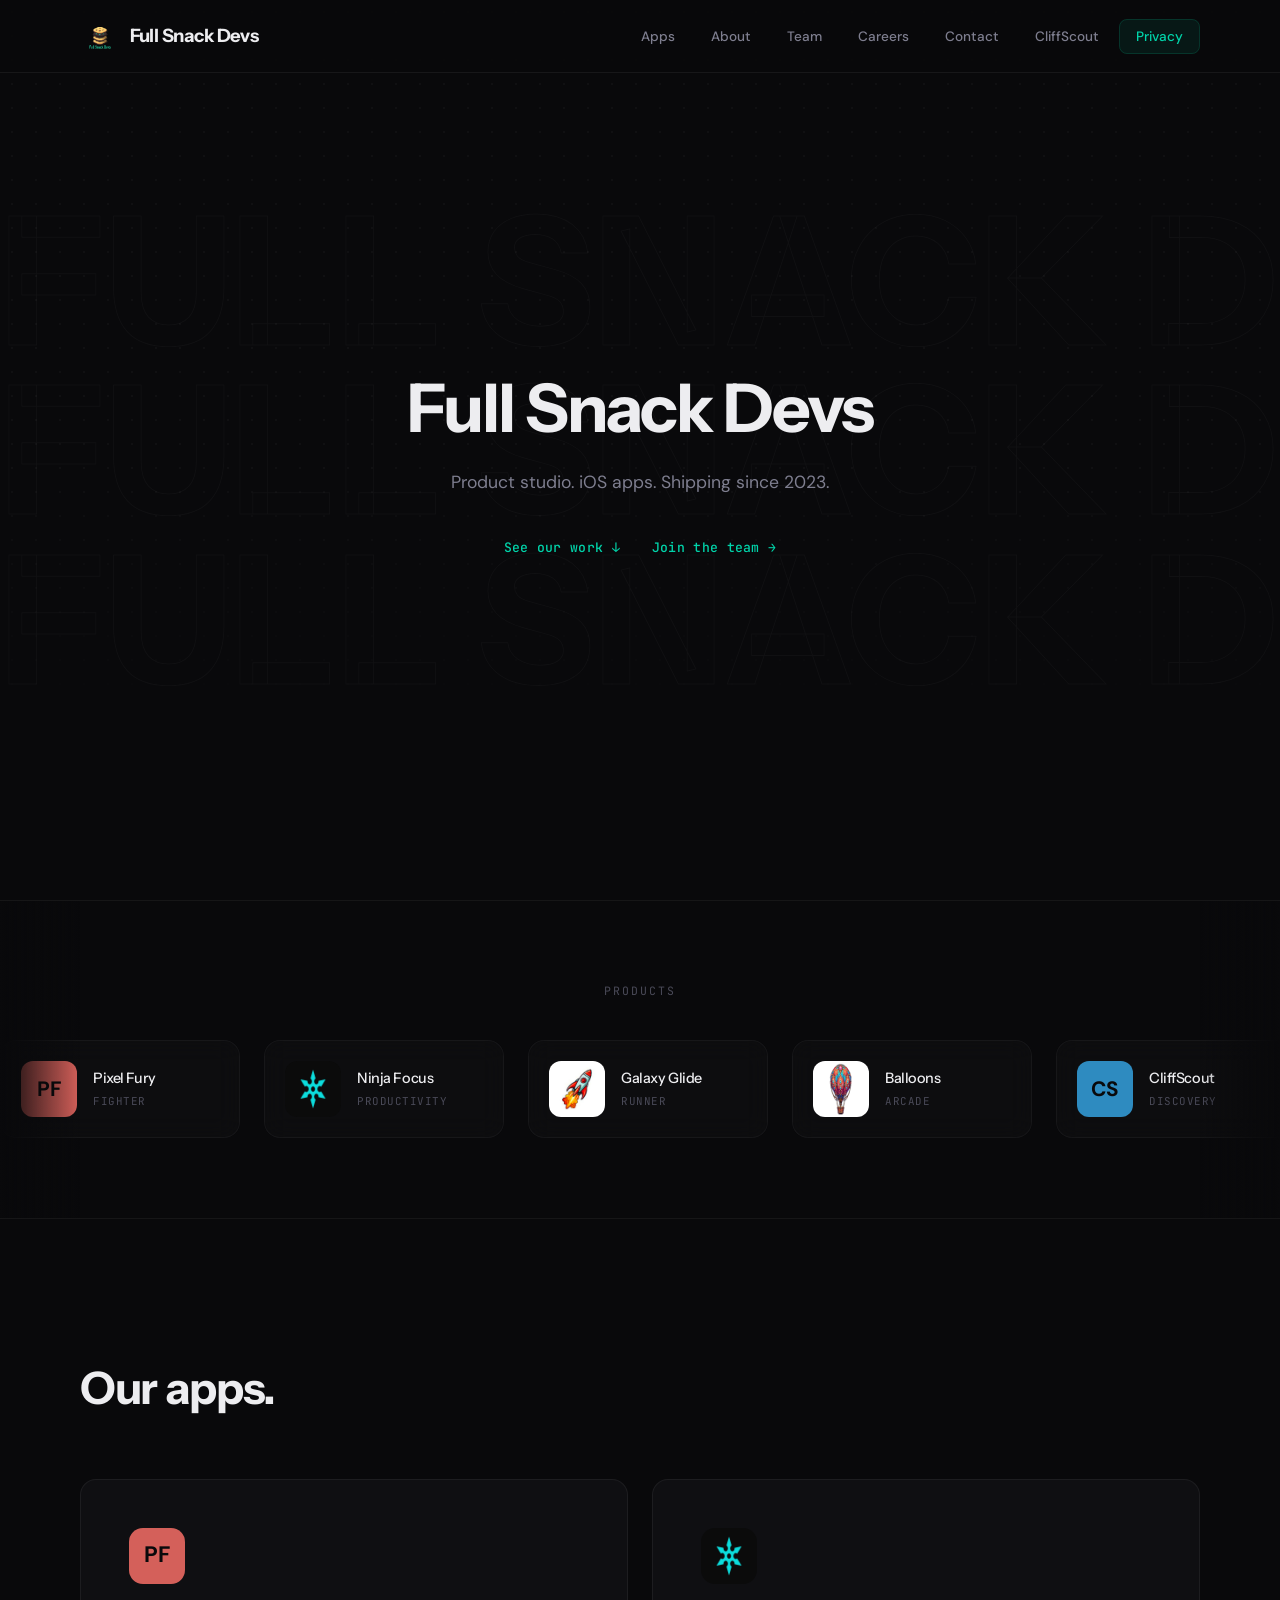
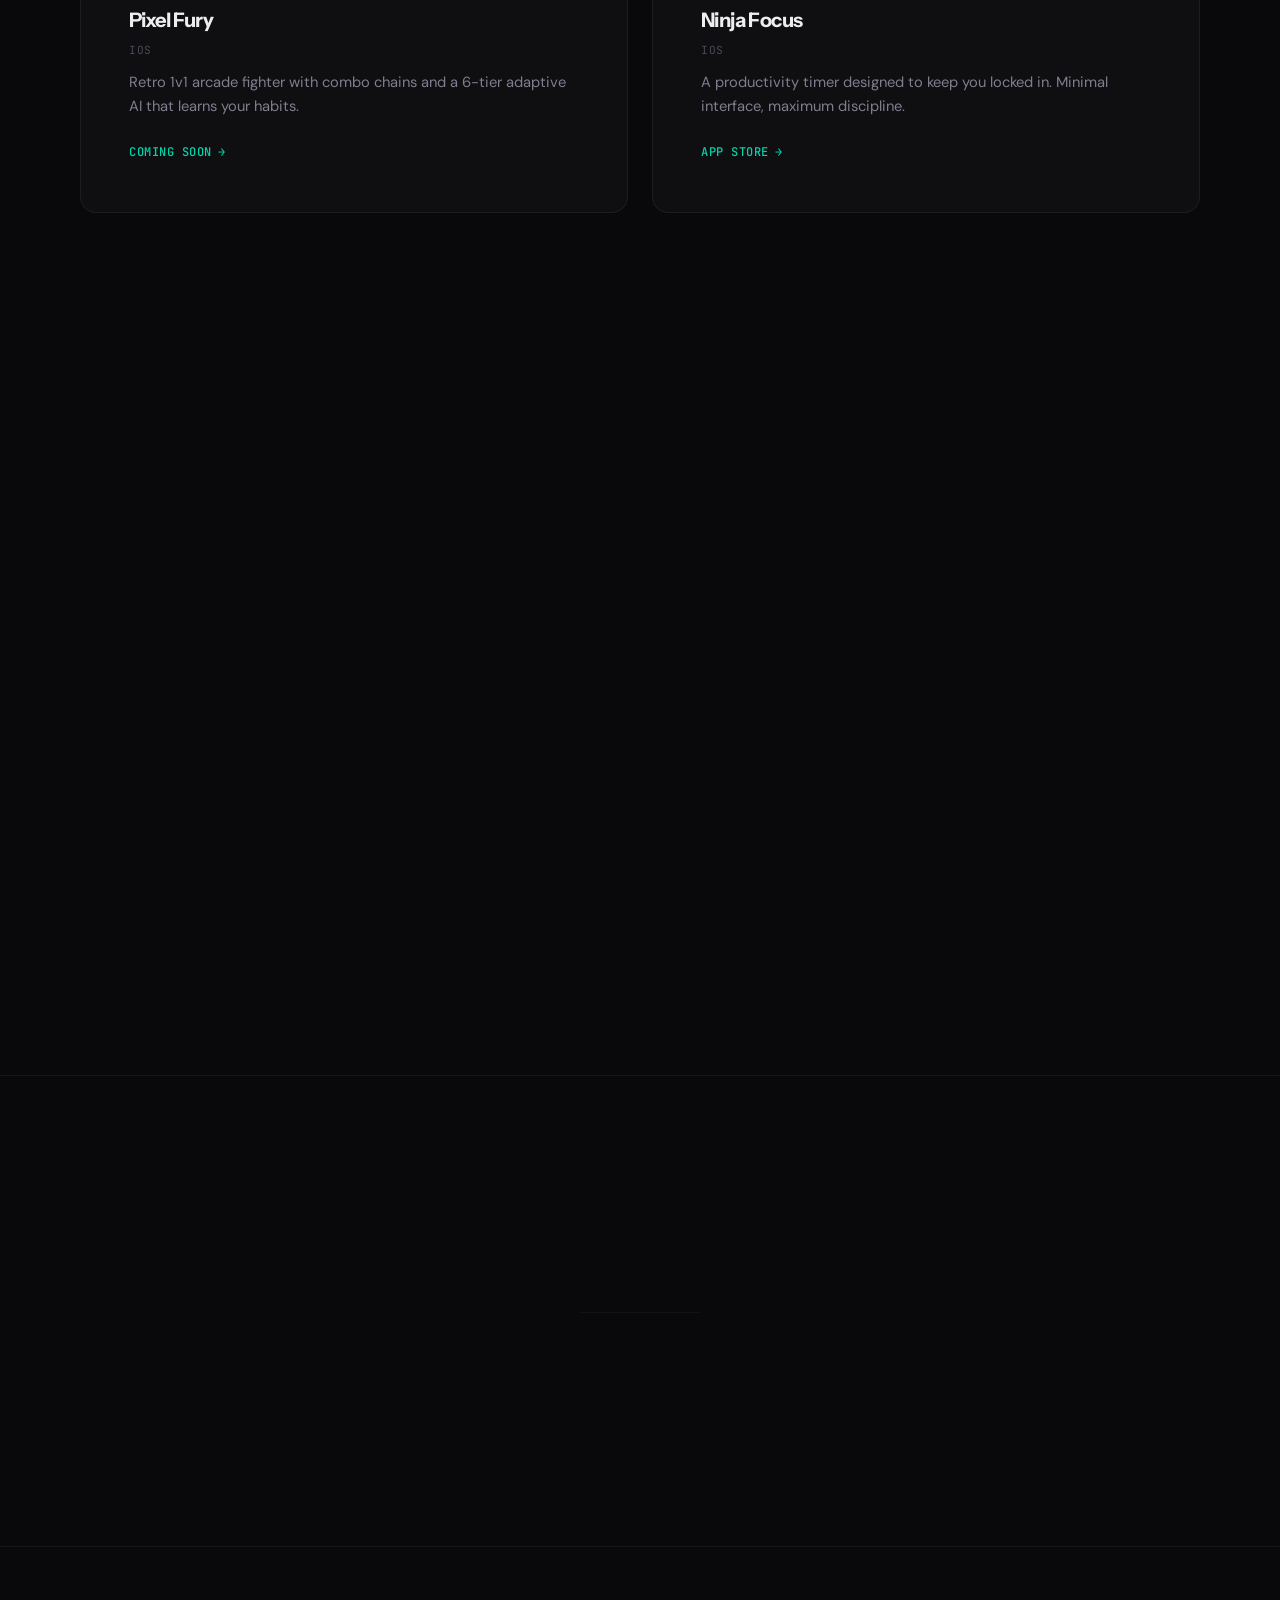
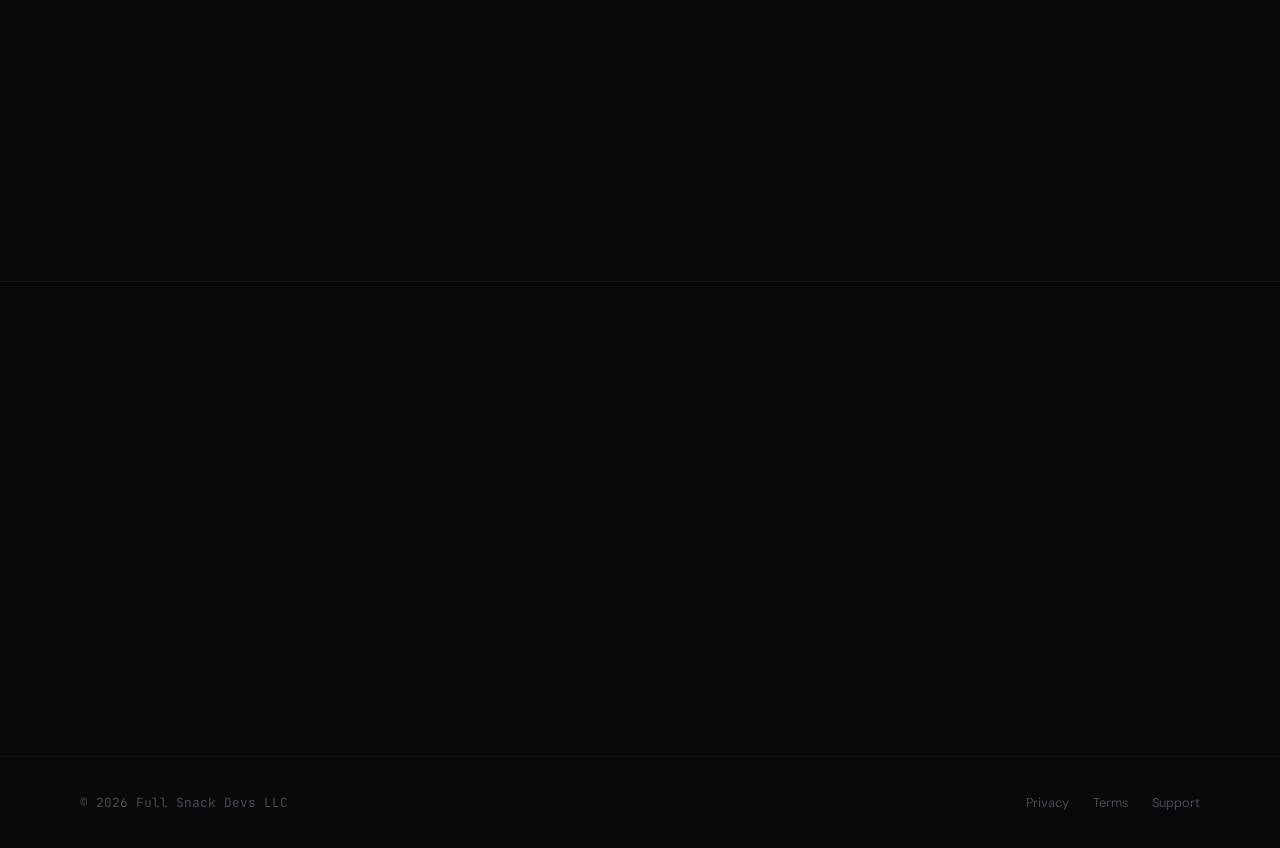
<file: index.html>
<!DOCTYPE html>
<html lang="en">
<head>
  <meta charset="UTF-8">
  <meta name="viewport" content="width=device-width, initial-scale=1.0">
  <title>Full Snack Devs — Product Studio</title>
  <meta name="description" content="We design, build, and ship software products. Games, tools, and platforms — from concept to App Store.">
  <meta property="og:title" content="Full Snack Devs">
  <meta property="og:description" content="Product studio shipping games, tools, and platforms.">
  <meta property="og:type" content="website">
  <link rel="stylesheet" href="style.css">
  <link rel="icon" type="image/png" href="assets/FullSnackDevsLogo.png">
</head>
<body>

<!-- ========== NAV ========== -->
<nav class="nav">
  <div class="nav-inner">
    <a href="index.html" class="nav-logo">
      <img src="assets/FullSnackDevsLogo.png" alt="Full Snack Devs" class="logo-mark">
      Full Snack Devs
    </a>
    <button class="nav-toggle" onclick="document.querySelector('.nav-links').classList.toggle('open')" aria-label="Menu">&#9776;</button>
    <ul class="nav-links">
      <li><a href="#apps">Apps</a></li>
      <li><a href="#about">About</a></li>
      <li><a href="#team">Team</a></li>
      <li><a href="#careers">Careers</a></li>
      <li><a href="#contact">Contact</a></li>
      <li><a href="/cliffscout/">CliffScout</a></li>
      <li><a href="privacy.html" class="nav-cta">Privacy</a></li>
    </ul>
  </div>
</nav>

<!-- ========== HERO ========== -->
<section class="hero">
  <div class="hero-bg-text">
    <div class="hero-bg-text-row">FULL SNACK DEVS&nbsp;&nbsp;&nbsp;FULL SNACK DEVS&nbsp;&nbsp;&nbsp;FULL SNACK DEVS&nbsp;&nbsp;&nbsp;FULL SNACK DEVS&nbsp;&nbsp;&nbsp;</div>
    <div class="hero-bg-text-row">FULL SNACK DEVS&nbsp;&nbsp;&nbsp;FULL SNACK DEVS&nbsp;&nbsp;&nbsp;FULL SNACK DEVS&nbsp;&nbsp;&nbsp;FULL SNACK DEVS&nbsp;&nbsp;&nbsp;</div>
    <div class="hero-bg-text-row">FULL SNACK DEVS&nbsp;&nbsp;&nbsp;FULL SNACK DEVS&nbsp;&nbsp;&nbsp;FULL SNACK DEVS&nbsp;&nbsp;&nbsp;FULL SNACK DEVS&nbsp;&nbsp;&nbsp;</div>
  </div>
  <div class="hero-content">
    <h1>Full Snack Devs</h1>
    <p class="hero-sub">Product studio. iOS apps. Shipping since 2023.</p>
    <div class="hero-cta">
      <a href="#apps" class="cta-work">See our work <span class="arrow">&darr;</span></a>
      <a href="#careers" class="cta-hiring">Join the team <span class="arrow">&rarr;</span></a>
    </div>
  </div>
</section>

<!-- ========== APP BELT ========== -->
<section class="belt-section">
  <div class="belt-label">Products</div>
  <div class="belt-track" id="beltTrack">
    <!-- Set 1 -->
    <div class="belt-card">
      <div class="belt-icon pf">PF</div>
      <div class="belt-info">
        <h3>Pixel Fury</h3>
        <div class="meta">Fighter</div>
      </div>
    </div>
    <div class="belt-card">
      <img src="assets/ninja.jpeg" alt="Ninja Focus" class="belt-icon">
      <div class="belt-info">
        <h3>Ninja Focus</h3>
        <div class="meta">Productivity</div>
      </div>
    </div>
    <div class="belt-card">
      <img src="assets/rocket.jpeg" alt="Galaxy Glide" class="belt-icon">
      <div class="belt-info">
        <h3>Galaxy Glide</h3>
        <div class="meta">Runner</div>
      </div>
    </div>
    <div class="belt-card">
      <img src="assets/balloon.jpeg" alt="Balloons" class="belt-icon">
      <div class="belt-info">
        <h3>Balloons</h3>
        <div class="meta">Arcade</div>
      </div>
    </div>
    <div class="belt-card">
      <div class="belt-icon cs">CS</div>
      <div class="belt-info">
        <h3>CliffScout</h3>
        <div class="meta">Discovery</div>
      </div>
    </div>
    <!-- Set 2 (duplicate for seamless loop) -->
    <div class="belt-card">
      <div class="belt-icon pf">PF</div>
      <div class="belt-info">
        <h3>Pixel Fury</h3>
        <div class="meta">Fighter</div>
      </div>
    </div>
    <div class="belt-card">
      <img src="assets/ninja.jpeg" alt="Ninja Focus" class="belt-icon">
      <div class="belt-info">
        <h3>Ninja Focus</h3>
        <div class="meta">Productivity</div>
      </div>
    </div>
    <div class="belt-card">
      <img src="assets/rocket.jpeg" alt="Galaxy Glide" class="belt-icon">
      <div class="belt-info">
        <h3>Galaxy Glide</h3>
        <div class="meta">Runner</div>
      </div>
    </div>
    <div class="belt-card">
      <img src="assets/balloon.jpeg" alt="Balloons" class="belt-icon">
      <div class="belt-info">
        <h3>Balloons</h3>
        <div class="meta">Arcade</div>
      </div>
    </div>
    <div class="belt-card">
      <div class="belt-icon cs">CS</div>
      <div class="belt-info">
        <h3>CliffScout</h3>
        <div class="meta">Discovery</div>
      </div>
    </div>
  </div>
</section>

<!-- ========== APPS ========== -->
<section id="apps">
  <div class="container">
    <div class="section-header reveal">
      <h2 class="section-title">Our apps.</h2>
    </div>

    <div class="apps-grid">
      <div class="app-card c-pf reveal reveal-delay-1">
        <div class="app-card-icon pf">PF</div>
        <h3>Pixel Fury</h3>
        <div class="platform">iOS</div>
        <p>Retro 1v1 arcade fighter with combo chains and a 6-tier adaptive AI that learns your habits.</p>
        <a href="#" class="app-link">Coming Soon <span class="arrow">&rarr;</span></a>
      </div>

      <div class="app-card c-nf reveal reveal-delay-2">
        <img src="assets/ninja.jpeg" alt="Ninja Focus" class="app-card-icon">
        <h3>Ninja Focus</h3>
        <div class="platform">iOS</div>
        <p>A productivity timer designed to keep you locked in. Minimal interface, maximum discipline.</p>
        <a href="https://apps.apple.com/us/app/ninja-focus/id6467080201" target="_blank" class="app-link">App Store <span class="arrow">&rarr;</span></a>
      </div>

      <div class="app-card c-gg reveal reveal-delay-3">
        <img src="assets/rocket.jpeg" alt="Galaxy Glide" class="app-card-icon">
        <h3>Galaxy Glide</h3>
        <div class="platform">iOS</div>
        <p>Navigate procedurally generated star fields in this fast-paced space runner.</p>
        <a href="https://apps.apple.com/us/app/galaxy-glide/id6470516838" target="_blank" class="app-link">App Store <span class="arrow">&rarr;</span></a>
      </div>

      <div class="app-card c-bq reveal reveal-delay-4">
        <img src="assets/balloon.jpeg" alt="Balloons" class="app-card-icon">
        <h3>Balloons: Skyward Quest</h3>
        <div class="platform">iOS</div>
        <p>Tap-to-rise mechanics meet precision obstacle navigation through aerial courses.</p>
        <a href="https://apps.apple.com/us/app/balloons-skyward-quest/id6471134029" target="_blank" class="app-link">App Store <span class="arrow">&rarr;</span></a>
      </div>

      <div class="app-card c-cs reveal reveal-delay-1">
        <div class="app-card-icon cs">CS</div>
        <h3>CliffScout</h3>
        <div class="platform">iOS</div>
        <p>A community map for discovering cliff jumping and water spots. Coming soon to the App Store.</p>
        <a href="/cliffscout/" class="app-link">Legal &amp; Support <span class="arrow">&rarr;</span></a>
      </div>
    </div>
  </div>
</section>

<!-- ========== ABOUT ========== -->
<section id="about" class="about-section">
  <div class="container">
    <div class="about-centered">
      <div class="section-header reveal">
        <h2 class="section-title">About us.</h2>
      </div>
      <div class="about-divider"></div>
      <div class="reveal">
        <p>We build software. What's here is what we've chosen to show.</p>
      </div>
    </div>
  </div>
</section>

<!-- ========== TEAM ========== -->
<section id="team">
  <div class="container">
    <div class="section-header reveal">
      <h2 class="section-title">The team.</h2>
    </div>

    <div class="team-grid">
      <div class="team-card reveal reveal-delay-1">
        <img src="assets/torren.jpeg" alt="Torren Baker" class="team-avatar">
        <h3>Torren Baker</h3>
        <div class="role">Founding Engineer</div>
        <p class="bio">Writes code that ships. iOS, AI, infrastructure — whatever the project needs, it gets built.</p>
        <a href="https://linkedin.com/in/torrenbaker" target="_blank" class="team-link">LinkedIn <span class="arrow">&rarr;</span></a>
      </div>

      <div class="team-card reveal reveal-delay-2">
        <img src="assets/bobby.jpeg" alt="Bobby Groves" class="team-avatar">
        <h3>Bobby Groves</h3>
        <div class="role">Founding Architect</div>
        <p class="bio">Sees structure where there isn't any. Turns ideas into systems and systems into products.</p>
        <a href="https://www.linkedin.com/in/bobby-groves-2492771b0/" target="_blank" class="team-link">LinkedIn <span class="arrow">&rarr;</span></a>
      </div>
    </div>
  </div>
</section>

<!-- ========== CAREERS ========== -->
<section id="careers" class="about-section">
  <div class="container">
    <div class="section-header reveal">
      <h2 class="section-title">Build with us.</h2>
    </div>

    <div class="careers-content">
      <div class="careers-info reveal">
        <h3>We hire builders.</h3>
        <p>We value people who ship over people who talk about shipping. Internships and contract roles for developers, designers, and product thinkers who want real output on their resume.</p>

        <div class="open-roles">
          <div class="role-tag">
            <span>iOS Developer Intern</span>
            <span class="type">Internship</span>
          </div>
          <div class="role-tag">
            <span>Product Design Intern</span>
            <span class="type">Internship</span>
          </div>
          <div class="role-tag">
            <span>Full-Stack Engineer</span>
            <span class="type">Contract</span>
          </div>
        </div>
      </div>

      <div class="careers-form reveal reveal-delay-2">
        <h3>Apply</h3>
        <form action="https://formspree.io/f/YOUR_FORM_ID" method="POST" enctype="multipart/form-data">
          <div class="form-group">
            <label for="name">Name</label>
            <input type="text" id="name" name="name" required placeholder="Your full name">
          </div>
          <div class="form-group">
            <label for="email">Email</label>
            <input type="email" id="email" name="email" required placeholder="you@example.com">
          </div>
          <div class="form-group">
            <label for="role">Role</label>
            <select id="role" name="role" required>
              <option value="" disabled selected>Select a role</option>
              <option value="ios-intern">iOS Developer Intern</option>
              <option value="design-intern">Product Design Intern</option>
              <option value="fullstack">Full-Stack Engineer</option>
              <option value="other">Other / General Interest</option>
            </select>
          </div>
          <div class="form-group">
            <label for="portfolio">Portfolio / GitHub</label>
            <input type="url" id="portfolio" name="portfolio" placeholder="https://github.com/you">
          </div>
          <div class="form-group">
            <label for="resume">Resume</label>
            <input type="file" id="resume" name="resume" accept=".pdf,.doc,.docx">
          </div>
          <div class="form-group">
            <label for="message">Why you?</label>
            <textarea id="message" name="message" placeholder="What do you build? What drives you?"></textarea>
          </div>
          <button type="submit" class="btn-submit">Submit Application</button>
        </form>
      </div>
    </div>
  </div>
</section>

<!-- ========== CONTACT ========== -->
<section id="contact" class="contact-section">
  <div class="container">
    <div class="section-header reveal" style="text-align: center;">
      <h2 class="section-title">Say hello.</h2>
    </div>

    <div class="contact-centered reveal reveal-delay-1">
      <p>App support & general inquiries — <a href="mailto:support@fullsnackdevs.com">support@fullsnackdevs.com</a></p>
      <p>Careers — <a href="#careers">View open roles</a></p>
    </div>
  </div>
</section>

<!-- ========== FOOTER ========== -->
<footer class="footer">
  <div class="footer-inner">
    <div class="footer-copy">&copy; 2026 Full Snack Devs LLC</div>
    <ul class="footer-links">
      <li><a href="privacy.html">Privacy</a></li>
      <li><a href="terms.html">Terms</a></li>
      <li><a href="mailto:support@fullsnackdevs.com">Support</a></li>
    </ul>
  </div>
</footer>

<!-- ========== SCRIPTS ========== -->
<script>
// Scroll reveal
const observer = new IntersectionObserver((entries) => {
  entries.forEach(entry => {
    if (entry.isIntersecting) {
      entry.target.classList.add('visible');
    }
  });
}, { threshold: 0.1, rootMargin: '0px 0px -40px 0px' });

document.querySelectorAll('.reveal').forEach(el => observer.observe(el));

// Smooth scroll for nav links
document.querySelectorAll('a[href^="#"]').forEach(link => {
  link.addEventListener('click', e => {
    const target = document.querySelector(link.getAttribute('href'));
    if (target) {
      e.preventDefault();
      target.scrollIntoView({ behavior: 'smooth', block: 'start' });
      document.querySelector('.nav-links')?.classList.remove('open');
    }
  });
});

// Nav background on scroll
const nav = document.querySelector('.nav');
window.addEventListener('scroll', () => {
  nav.style.background = window.scrollY > 50
    ? 'rgba(9, 9, 11, 0.9)'
    : 'rgba(9, 9, 11, 0.8)';
  nav.style.backdropFilter = window.scrollY > 50
    ? 'blur(20px)'
    : 'blur(12px)';
});
</script>

</body>
</html>
</file>
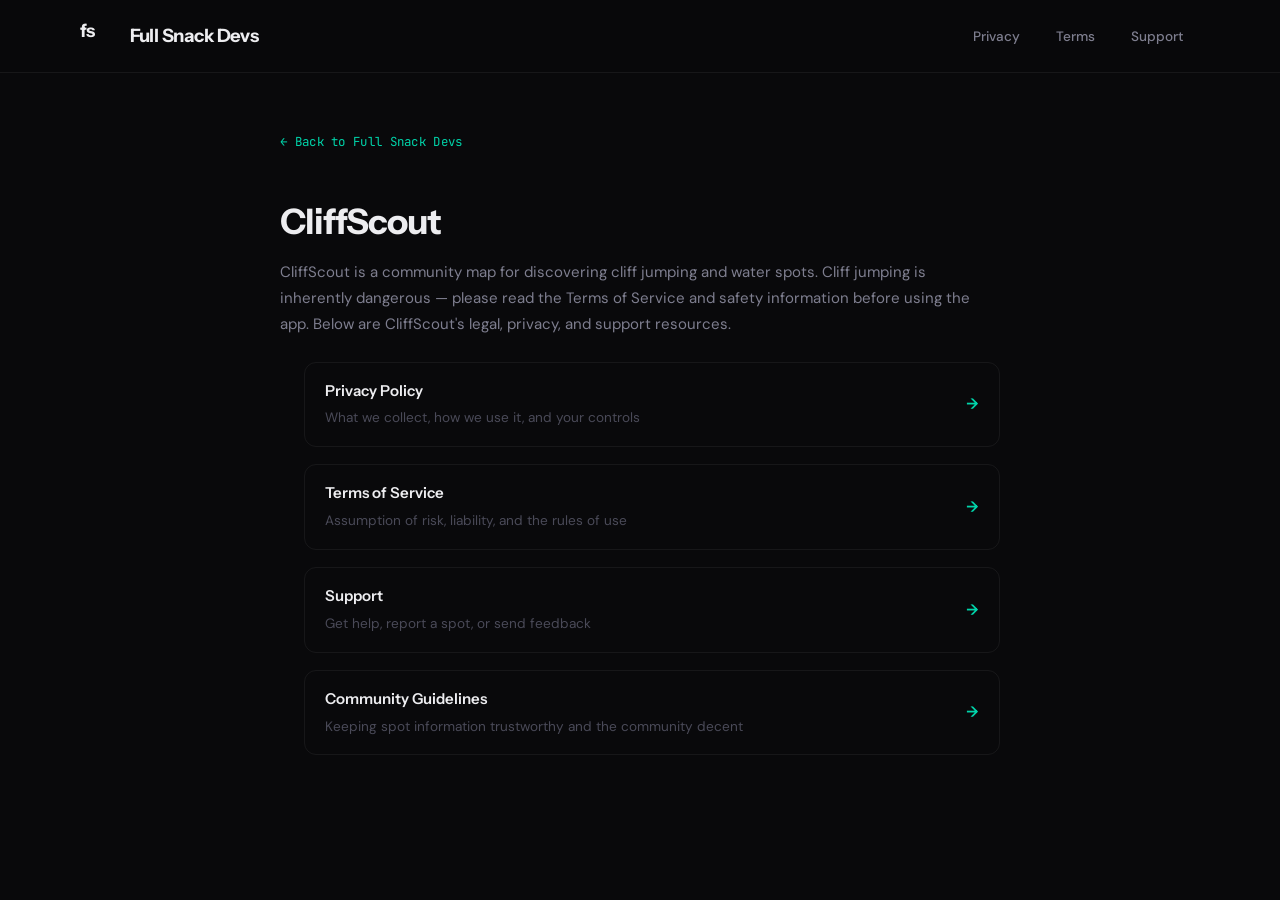
<file: cliffscout/index.html>
<!DOCTYPE html>
<html lang="en">
<head>
  <meta charset="UTF-8">
  <meta name="viewport" content="width=device-width, initial-scale=1.0">
  <title>CliffScout — Full Snack Devs</title>
  <meta name="description" content="CliffScout — a community map for discovering cliff jumping and water spots. Legal, privacy, and support resources.">
  <link rel="stylesheet" href="/style.css">
  <link rel="icon" type="image/png" href="/assets/FullSnackDevsLogo.png">
  <style>
    .cs-links { list-style:none; padding:0; margin:1.5rem 0 0; display:grid; gap:0.75rem; }
    .cs-links a {
      display:flex; justify-content:space-between; align-items:center;
      padding:1rem 1.25rem; border:1px solid var(--border); border-radius:12px;
      color:var(--text-primary); text-decoration:none; font-family:var(--font-display);
      font-weight:600; transition:border-color .2s, background .2s;
    }
    .cs-links a:hover { border-color:var(--accent); background:var(--bg-surface); }
    .cs-links .desc { display:block; font-family:var(--font-body, inherit); font-weight:400; font-size:0.85rem; color:var(--text-tertiary); margin-top:0.25rem; }
    .cs-links .arrow { color:var(--accent); }
  </style>
</head>
<body>

<nav class="nav">
  <div class="nav-inner">
    <a href="/index.html" class="nav-logo">
      <span class="logo-mark">fs</span>
      Full Snack Devs
    </a>
    <ul class="nav-links">
      <li><a href="/cliffscout/privacy">Privacy</a></li>
      <li><a href="/cliffscout/terms">Terms</a></li>
      <li><a href="/cliffscout/support">Support</a></li>
    </ul>
  </div>
</nav>

<section class="legal-page">
  <div class="container">
    <a href="/index.html" class="legal-back">&larr; Back to Full Snack Devs</a>
    <h1>CliffScout</h1>
    <p>CliffScout is a community map for discovering cliff jumping and water spots. Cliff jumping is inherently dangerous — please read the Terms of Service and safety information before using the app. Below are CliffScout's legal, privacy, and support resources.</p>

    <ul class="cs-links">
      <li>
        <a href="/cliffscout/privacy">
          <span>Privacy Policy<span class="desc">What we collect, how we use it, and your controls</span></span>
          <span class="arrow">&rarr;</span>
        </a>
      </li>
      <li>
        <a href="/cliffscout/terms">
          <span>Terms of Service<span class="desc">Assumption of risk, liability, and the rules of use</span></span>
          <span class="arrow">&rarr;</span>
        </a>
      </li>
      <li>
        <a href="/cliffscout/support">
          <span>Support<span class="desc">Get help, report a spot, or send feedback</span></span>
          <span class="arrow">&rarr;</span>
        </a>
      </li>
      <li>
        <a href="/cliffscout/community-guidelines">
          <span>Community Guidelines<span class="desc">Keeping spot information trustworthy and the community decent</span></span>
          <span class="arrow">&rarr;</span>
        </a>
      </li>
    </ul>
  </div>
</section>

</body>
</html>
</file>
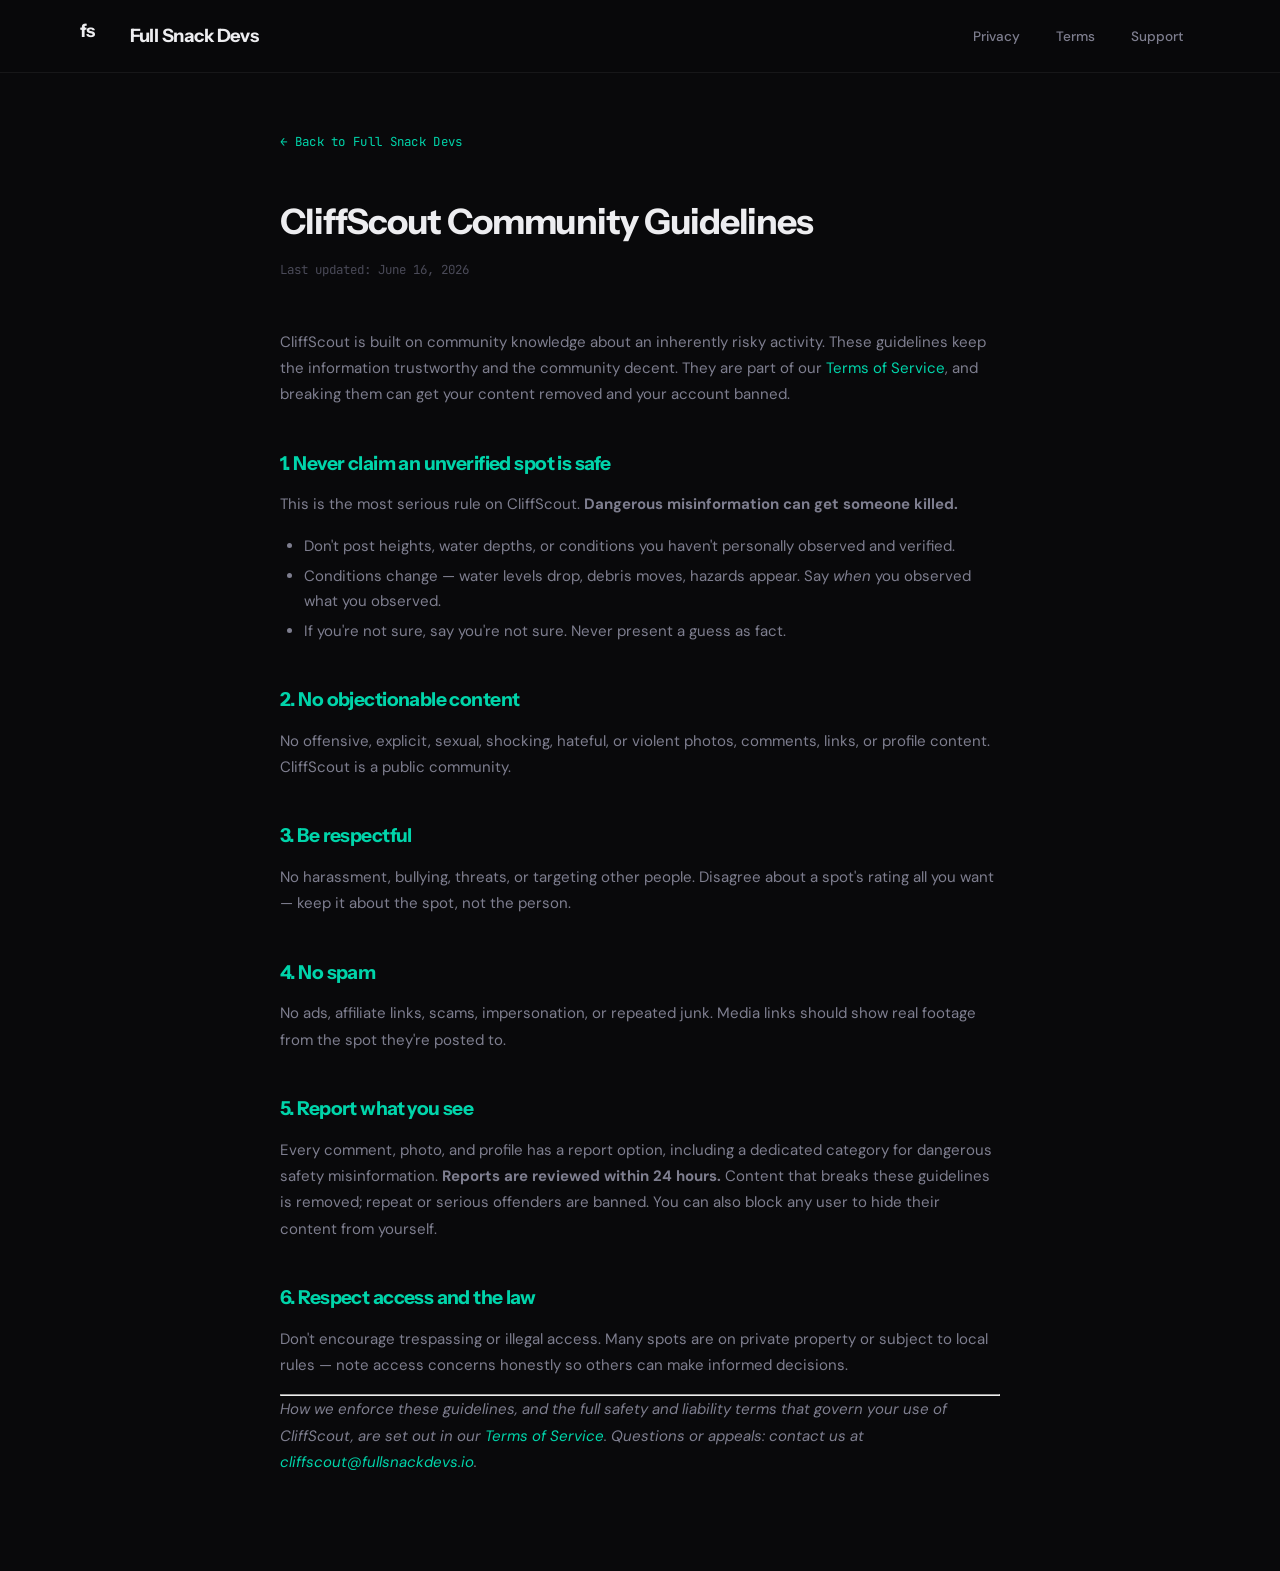
<file: cliffscout/community-guidelines/index.html>
<!DOCTYPE html>
<html lang="en">
<head>
  <meta charset="UTF-8">
  <meta name="viewport" content="width=device-width, initial-scale=1.0">
  <title>Community Guidelines — CliffScout</title>
  <meta name="description" content="CliffScout Community Guidelines.">
  <link rel="stylesheet" href="/style.css">
  <link rel="icon" type="image/png" href="/assets/FullSnackDevsLogo.png">
</head>
<body>

<nav class="nav">
  <div class="nav-inner">
    <a href="/index.html" class="nav-logo">
      <span class="logo-mark">fs</span>
      Full Snack Devs
    </a>
    <ul class="nav-links">
      <li><a href="/cliffscout/privacy">Privacy</a></li>
      <li><a href="/cliffscout/terms">Terms</a></li>
      <li><a href="/cliffscout/support">Support</a></li>
    </ul>
  </div>
</nav>

<section class="legal-page">
  <div class="container">
    <a href="/index.html" class="legal-back">&larr; Back to Full Snack Devs</a>
    <h1>CliffScout Community Guidelines</h1>
    <p class="updated">Last updated: June 16, 2026</p>
    <p>CliffScout is built on community knowledge about an inherently risky activity. These guidelines keep the information trustworthy and the community decent. They are part of our <a href="/cliffscout/terms">Terms of Service</a>, and breaking them can get your content removed and your account banned.</p>
    <h2>1. Never claim an unverified spot is safe</h2>
    <p>This is the most serious rule on CliffScout. <strong>Dangerous misinformation can get someone killed.</strong></p>
    <ul>
    <li>Don't post heights, water depths, or conditions you haven't personally observed and verified.</li>
    <li>Conditions change — water levels drop, debris moves, hazards appear. Say <em>when</em> you observed what you observed.</li>
    <li>If you're not sure, say you're not sure. Never present a guess as fact.</li>
    </ul>
    <h2>2. No objectionable content</h2>
    <p>No offensive, explicit, sexual, shocking, hateful, or violent photos, comments, links, or profile content. CliffScout is a public community.</p>
    <h2>3. Be respectful</h2>
    <p>No harassment, bullying, threats, or targeting other people. Disagree about a spot's rating all you want — keep it about the spot, not the person.</p>
    <h2>4. No spam</h2>
    <p>No ads, affiliate links, scams, impersonation, or repeated junk. Media links should show real footage from the spot they're posted to.</p>
    <h2>5. Report what you see</h2>
    <p>Every comment, photo, and profile has a report option, including a dedicated category for dangerous safety misinformation. <strong>Reports are reviewed within 24 hours.</strong> Content that breaks these guidelines is removed; repeat or serious offenders are banned. You can also block any user to hide their content from yourself.</p>
    <h2>6. Respect access and the law</h2>
    <p>Don't encourage trespassing or illegal access. Many spots are on private property or subject to local rules — note access concerns honestly so others can make informed decisions.</p>
    <hr />
    <p><em>How we enforce these guidelines, and the full safety and liability terms that govern your use of CliffScout, are set out in our <a href="/cliffscout/terms">Terms of Service</a>. Questions or appeals: contact us at <a href="mailto:cliffscout@fullsnackdevs.io">cliffscout@fullsnackdevs.io</a>.</em></p>
  </div>
</section>

</body>
</html>
</file>
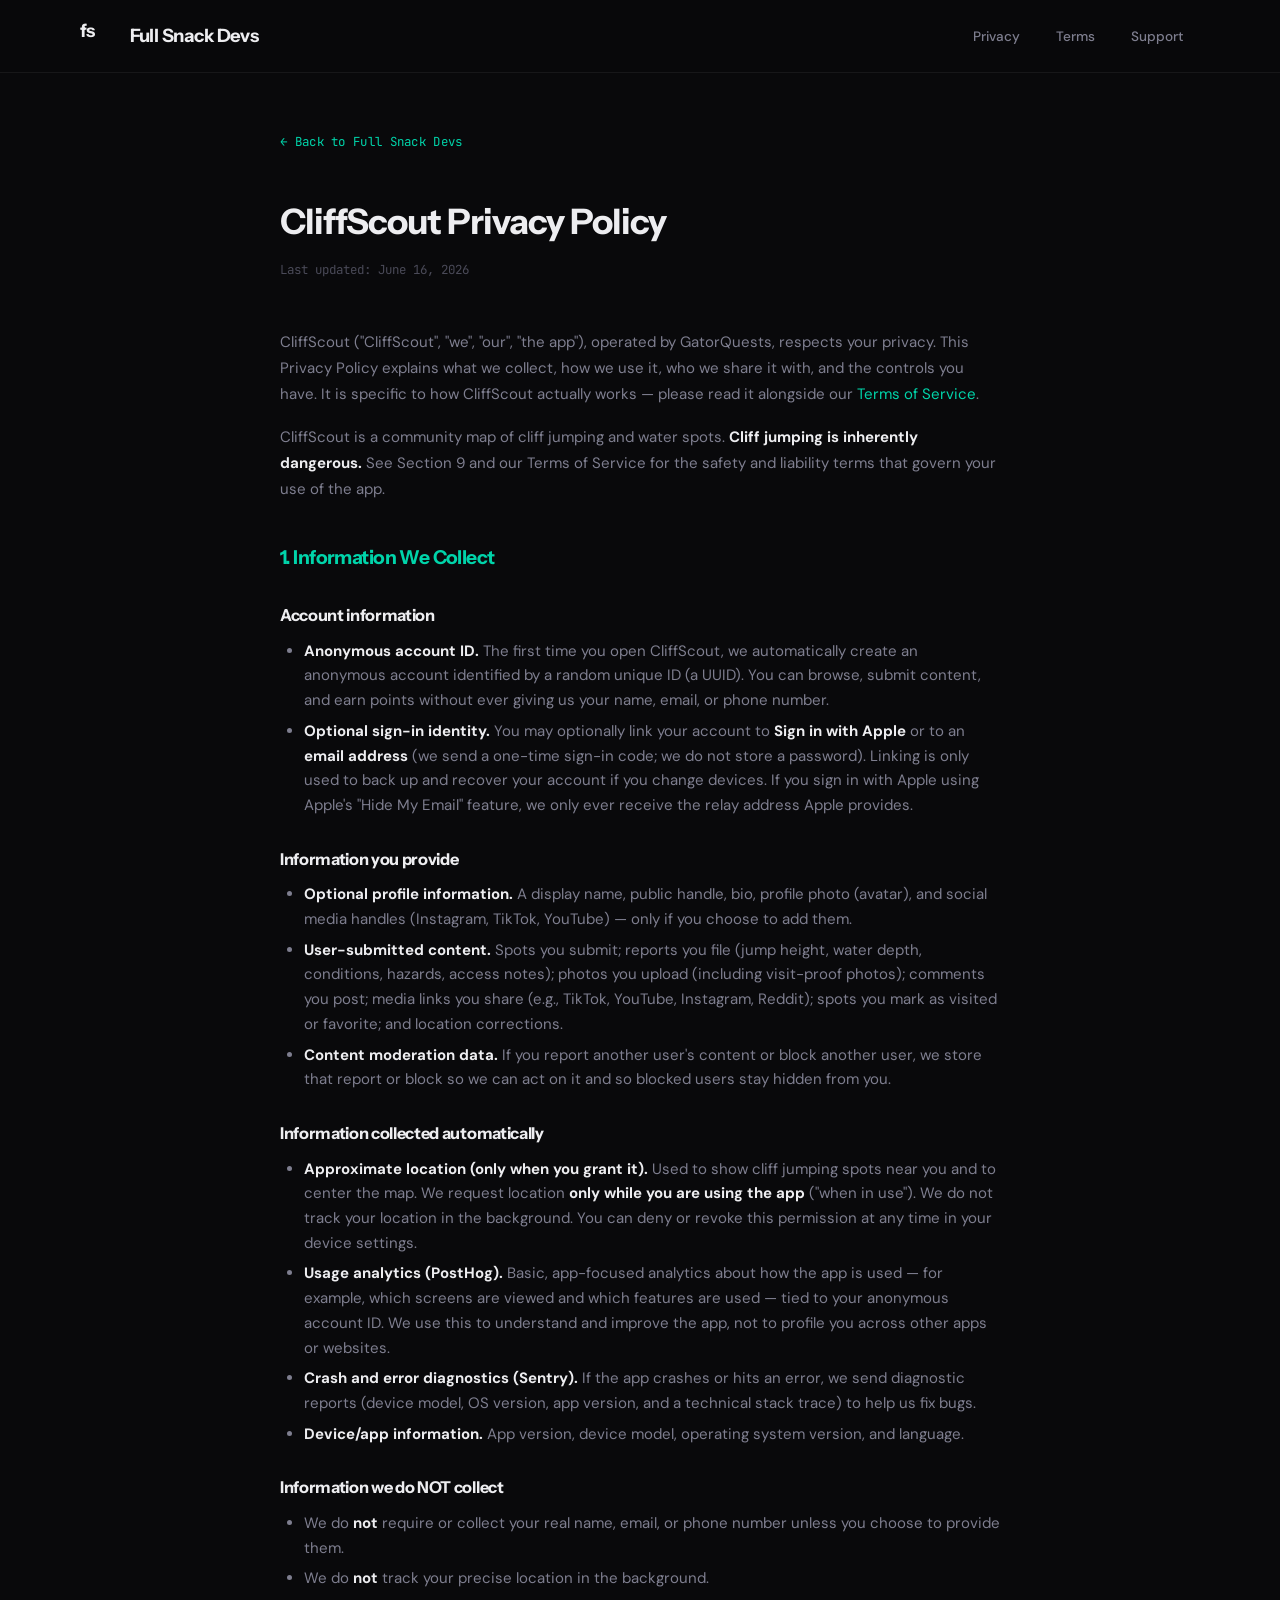
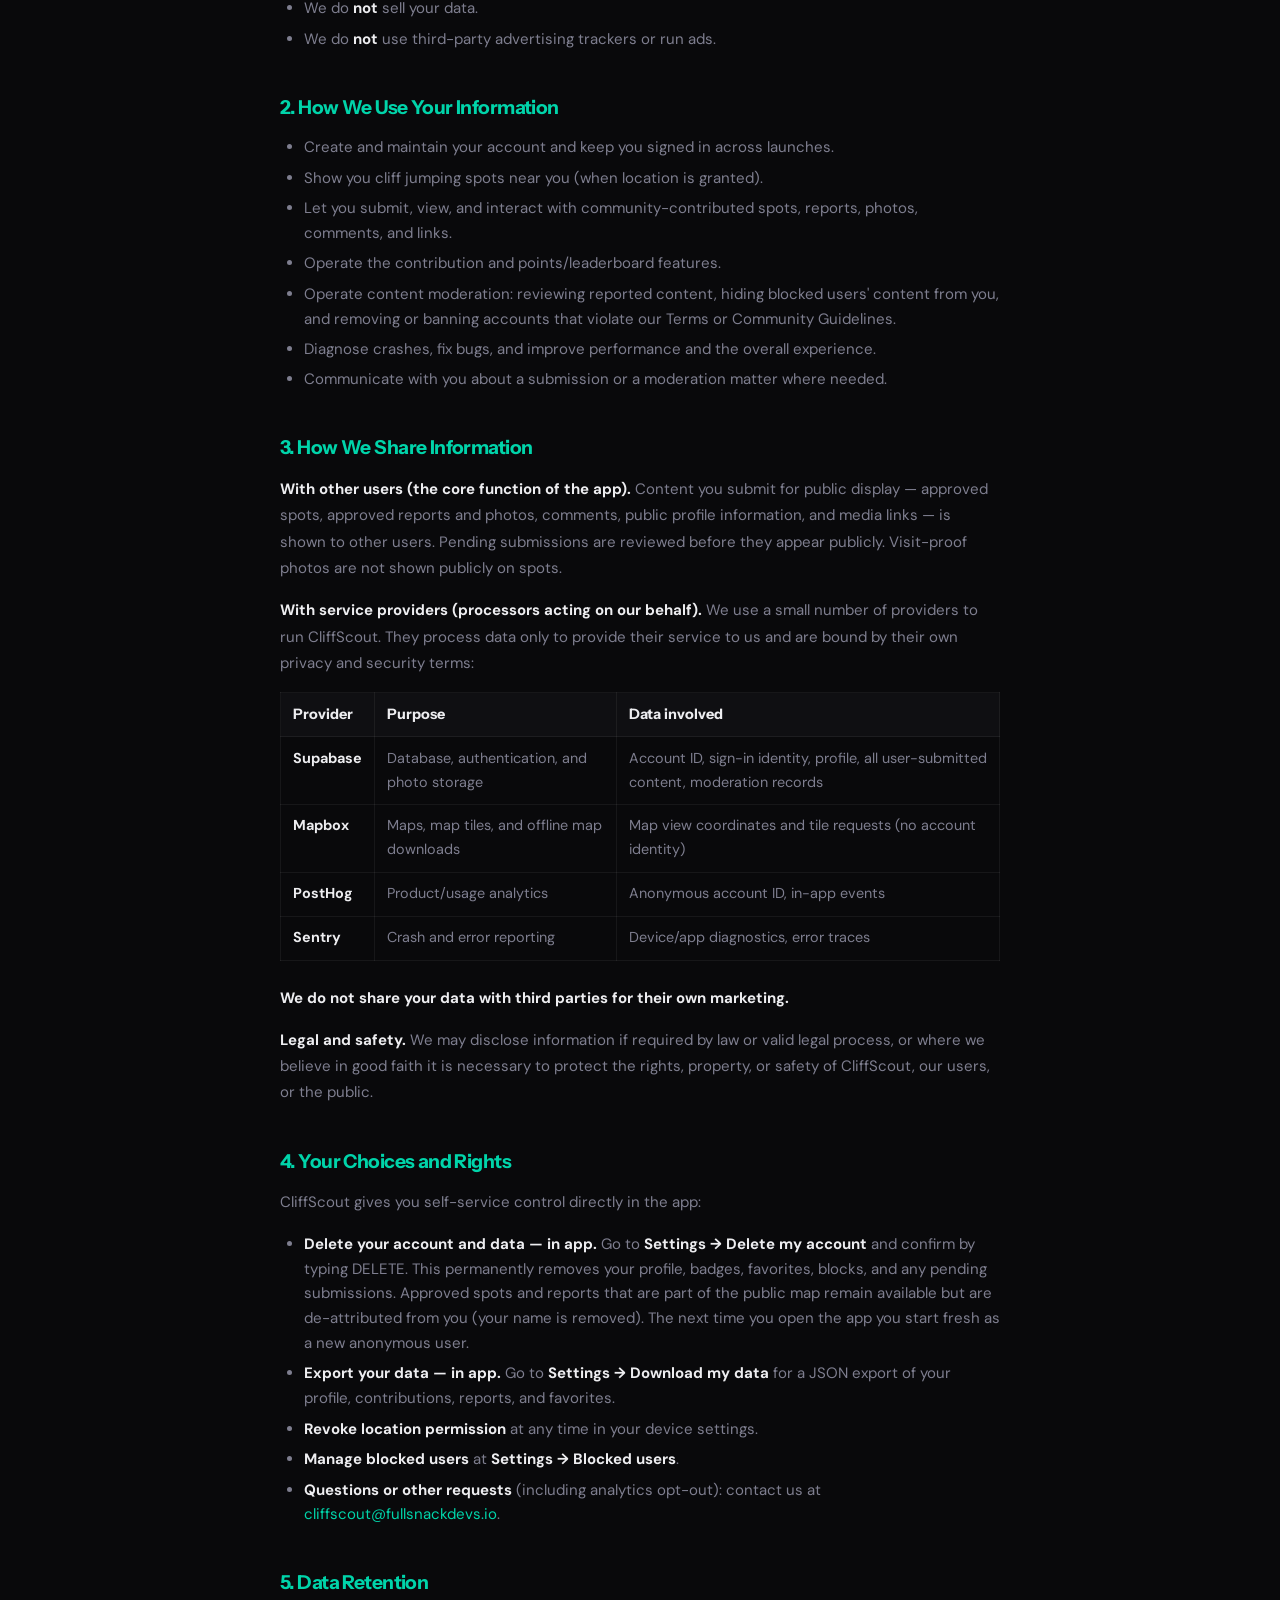
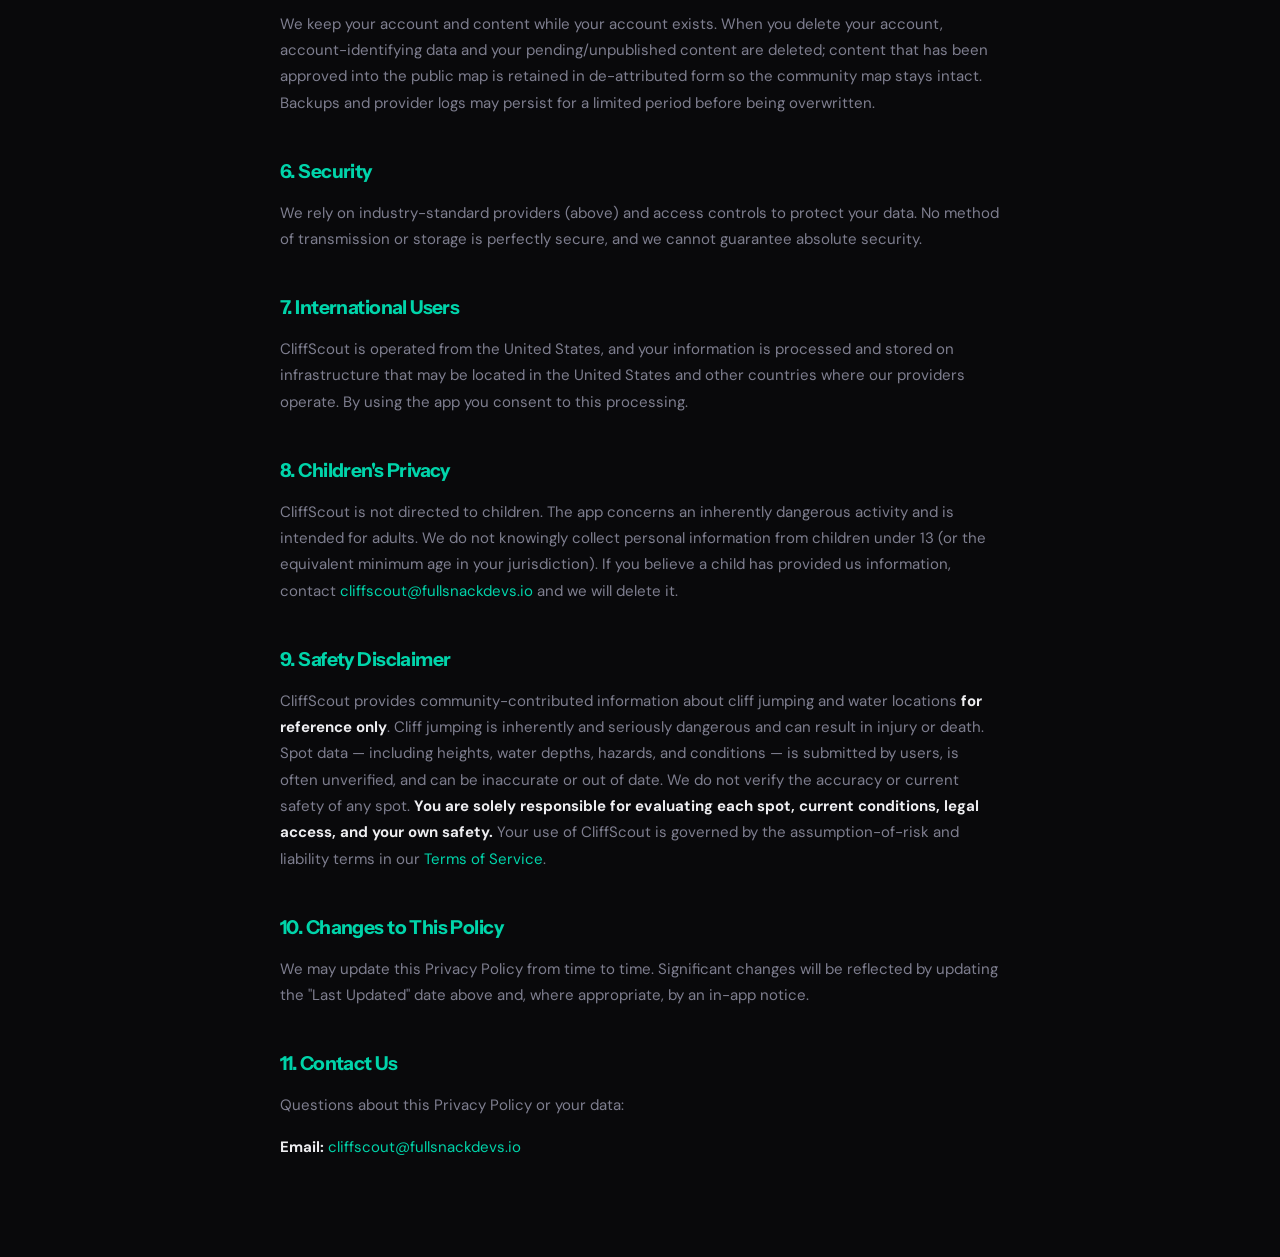
<file: cliffscout/privacy/index.html>
<!DOCTYPE html>
<html lang="en">
<head>
  <meta charset="UTF-8">
  <meta name="viewport" content="width=device-width, initial-scale=1.0">
  <title>Privacy Policy — CliffScout</title>
  <meta name="description" content="CliffScout Privacy Policy.">
  <link rel="stylesheet" href="/style.css">
  <link rel="icon" type="image/png" href="/assets/FullSnackDevsLogo.png">
  <style>
    .legal-page table { width:100%; border-collapse:collapse; margin:1rem 0 1.5rem; font-size:0.9rem; }
    .legal-page th, .legal-page td { text-align:left; padding:0.6rem 0.75rem; border:1px solid var(--border); color:var(--text-secondary); vertical-align:top; }
    .legal-page th { background:var(--bg-surface); color:var(--text-primary); font-family:var(--font-display); font-weight:700; }
    .legal-page strong { color:var(--text-primary); }
  </style>
</head>
<body>

<nav class="nav">
  <div class="nav-inner">
    <a href="/index.html" class="nav-logo">
      <span class="logo-mark">fs</span>
      Full Snack Devs
    </a>
    <ul class="nav-links">
      <li><a href="/cliffscout/privacy">Privacy</a></li>
      <li><a href="/cliffscout/terms">Terms</a></li>
      <li><a href="/cliffscout/support">Support</a></li>
    </ul>
  </div>
</nav>

<section class="legal-page">
  <div class="container">
    <a href="/index.html" class="legal-back">&larr; Back to Full Snack Devs</a>
    <h1>CliffScout Privacy Policy</h1>
    <p class="updated">Last updated: June 16, 2026</p>
    <p>CliffScout ("CliffScout", "we", "our", "the app"), operated by GatorQuests, respects your privacy. This Privacy Policy explains what we collect, how we use it, who we share it with, and the controls you have. It is specific to how CliffScout actually works — please read it alongside our <a href="/cliffscout/terms">Terms of Service</a>.</p>
    <p>CliffScout is a community map of cliff jumping and water spots. <strong>Cliff jumping is inherently dangerous.</strong> See Section 9 and our Terms of Service for the safety and liability terms that govern your use of the app.</p>
    <h2>1. Information We Collect</h2>
    <h3>Account information</h3>
    <ul>
    <li><strong>Anonymous account ID.</strong> The first time you open CliffScout, we automatically create an anonymous account identified by a random unique ID (a UUID). You can browse, submit content, and earn points without ever giving us your name, email, or phone number.</li>
    <li><strong>Optional sign-in identity.</strong> You may optionally link your account to <strong>Sign in with Apple</strong> or to an <strong>email address</strong> (we send a one-time sign-in code; we do not store a password). Linking is only used to back up and recover your account if you change devices. If you sign in with Apple using Apple's "Hide My Email" feature, we only ever receive the relay address Apple provides.</li>
    </ul>
    <h3>Information you provide</h3>
    <ul>
    <li><strong>Optional profile information.</strong> A display name, public handle, bio, profile photo (avatar), and social media handles (Instagram, TikTok, YouTube) — only if you choose to add them.</li>
    <li><strong>User-submitted content.</strong> Spots you submit; reports you file (jump height, water depth, conditions, hazards, access notes); photos you upload (including visit-proof photos); comments you post; media links you share (e.g., TikTok, YouTube, Instagram, Reddit); spots you mark as visited or favorite; and location corrections.</li>
    <li><strong>Content moderation data.</strong> If you report another user's content or block another user, we store that report or block so we can act on it and so blocked users stay hidden from you.</li>
    </ul>
    <h3>Information collected automatically</h3>
    <ul>
    <li><strong>Approximate location (only when you grant it).</strong> Used to show cliff jumping spots near you and to center the map. We request location <strong>only while you are using the app</strong> ("when in use"). We do not track your location in the background. You can deny or revoke this permission at any time in your device settings.</li>
    <li><strong>Usage analytics (PostHog).</strong> Basic, app-focused analytics about how the app is used — for example, which screens are viewed and which features are used — tied to your anonymous account ID. We use this to understand and improve the app, not to profile you across other apps or websites.</li>
    <li><strong>Crash and error diagnostics (Sentry).</strong> If the app crashes or hits an error, we send diagnostic reports (device model, OS version, app version, and a technical stack trace) to help us fix bugs.</li>
    <li><strong>Device/app information.</strong> App version, device model, operating system version, and language.</li>
    </ul>
    <h3>Information we do NOT collect</h3>
    <ul>
    <li>We do <strong>not</strong> require or collect your real name, email, or phone number unless you choose to provide them.</li>
    <li>We do <strong>not</strong> track your precise location in the background.</li>
    <li>We do <strong>not</strong> sell your data.</li>
    <li>We do <strong>not</strong> use third-party advertising trackers or run ads.</li>
    </ul>
    <h2>2. How We Use Your Information</h2>
    <ul>
    <li>Create and maintain your account and keep you signed in across launches.</li>
    <li>Show you cliff jumping spots near you (when location is granted).</li>
    <li>Let you submit, view, and interact with community-contributed spots, reports, photos, comments, and links.</li>
    <li>Operate the contribution and points/leaderboard features.</li>
    <li>Operate content moderation: reviewing reported content, hiding blocked users' content from you, and removing or banning accounts that violate our Terms or Community Guidelines.</li>
    <li>Diagnose crashes, fix bugs, and improve performance and the overall experience.</li>
    <li>Communicate with you about a submission or a moderation matter where needed.</li>
    </ul>
    <h2>3. How We Share Information</h2>
    <p><strong>With other users (the core function of the app).</strong> Content you submit for public display — approved spots, approved reports and photos, comments, public profile information, and media links — is shown to other users. Pending submissions are reviewed before they appear publicly. Visit-proof photos are not shown publicly on spots.</p>
    <p><strong>With service providers (processors acting on our behalf).</strong> We use a small number of providers to run CliffScout. They process data only to provide their service to us and are bound by their own privacy and security terms:</p>
    <table>
    <thead>
    <tr>
    <th>Provider</th>
    <th>Purpose</th>
    <th>Data involved</th>
    </tr>
    </thead>
    <tbody>
    <tr>
    <td><strong>Supabase</strong></td>
    <td>Database, authentication, and photo storage</td>
    <td>Account ID, sign-in identity, profile, all user-submitted content, moderation records</td>
    </tr>
    <tr>
    <td><strong>Mapbox</strong></td>
    <td>Maps, map tiles, and offline map downloads</td>
    <td>Map view coordinates and tile requests (no account identity)</td>
    </tr>
    <tr>
    <td><strong>PostHog</strong></td>
    <td>Product/usage analytics</td>
    <td>Anonymous account ID, in-app events</td>
    </tr>
    <tr>
    <td><strong>Sentry</strong></td>
    <td>Crash and error reporting</td>
    <td>Device/app diagnostics, error traces</td>
    </tr>
    </tbody>
    </table>
    <p><strong>We do not share your data with third parties for their own marketing.</strong></p>
    <p><strong>Legal and safety.</strong> We may disclose information if required by law or valid legal process, or where we believe in good faith it is necessary to protect the rights, property, or safety of CliffScout, our users, or the public.</p>
    <h2>4. Your Choices and Rights</h2>
    <p>CliffScout gives you self-service control directly in the app:</p>
    <ul>
    <li><strong>Delete your account and data — in app.</strong> Go to <strong>Settings → Delete my account</strong> and confirm by typing DELETE. This permanently removes your profile, badges, favorites, blocks, and any pending submissions. Approved spots and reports that are part of the public map remain available but are de-attributed from you (your name is removed). The next time you open the app you start fresh as a new anonymous user.</li>
    <li><strong>Export your data — in app.</strong> Go to <strong>Settings → Download my data</strong> for a JSON export of your profile, contributions, reports, and favorites.</li>
    <li><strong>Revoke location permission</strong> at any time in your device settings.</li>
    <li><strong>Manage blocked users</strong> at <strong>Settings → Blocked users</strong>.</li>
    <li><strong>Questions or other requests</strong> (including analytics opt-out): contact us at <a href="mailto:cliffscout@fullsnackdevs.io">cliffscout@fullsnackdevs.io</a>.</li>
    </ul>
    <h2>5. Data Retention</h2>
    <p>We keep your account and content while your account exists. When you delete your account, account-identifying data and your pending/unpublished content are deleted; content that has been approved into the public map is retained in de-attributed form so the community map stays intact. Backups and provider logs may persist for a limited period before being overwritten.</p>
    <h2>6. Security</h2>
    <p>We rely on industry-standard providers (above) and access controls to protect your data. No method of transmission or storage is perfectly secure, and we cannot guarantee absolute security.</p>
    <h2>7. International Users</h2>
    <p>CliffScout is operated from the United States, and your information is processed and stored on infrastructure that may be located in the United States and other countries where our providers operate. By using the app you consent to this processing.</p>
    <h2>8. Children's Privacy</h2>
    <p>CliffScout is not directed to children. The app concerns an inherently dangerous activity and is intended for adults. We do not knowingly collect personal information from children under 13 (or the equivalent minimum age in your jurisdiction). If you believe a child has provided us information, contact <a href="mailto:cliffscout@fullsnackdevs.io">cliffscout@fullsnackdevs.io</a> and we will delete it.</p>
    <h2>9. Safety Disclaimer</h2>
    <p>CliffScout provides community-contributed information about cliff jumping and water locations <strong>for reference only</strong>. Cliff jumping is inherently and seriously dangerous and can result in injury or death. Spot data — including heights, water depths, hazards, and conditions — is submitted by users, is often unverified, and can be inaccurate or out of date. We do not verify the accuracy or current safety of any spot. <strong>You are solely responsible for evaluating each spot, current conditions, legal access, and your own safety.</strong> Your use of CliffScout is governed by the assumption-of-risk and liability terms in our <a href="/cliffscout/terms">Terms of Service</a>.</p>
    <h2>10. Changes to This Policy</h2>
    <p>We may update this Privacy Policy from time to time. Significant changes will be reflected by updating the "Last Updated" date above and, where appropriate, by an in-app notice.</p>
    <h2>11. Contact Us</h2>
    <p>Questions about this Privacy Policy or your data:</p>
    <p><strong>Email:</strong> <a href="mailto:cliffscout@fullsnackdevs.io">cliffscout@fullsnackdevs.io</a></p>
  </div>
</section>

</body>
</html>
</file>
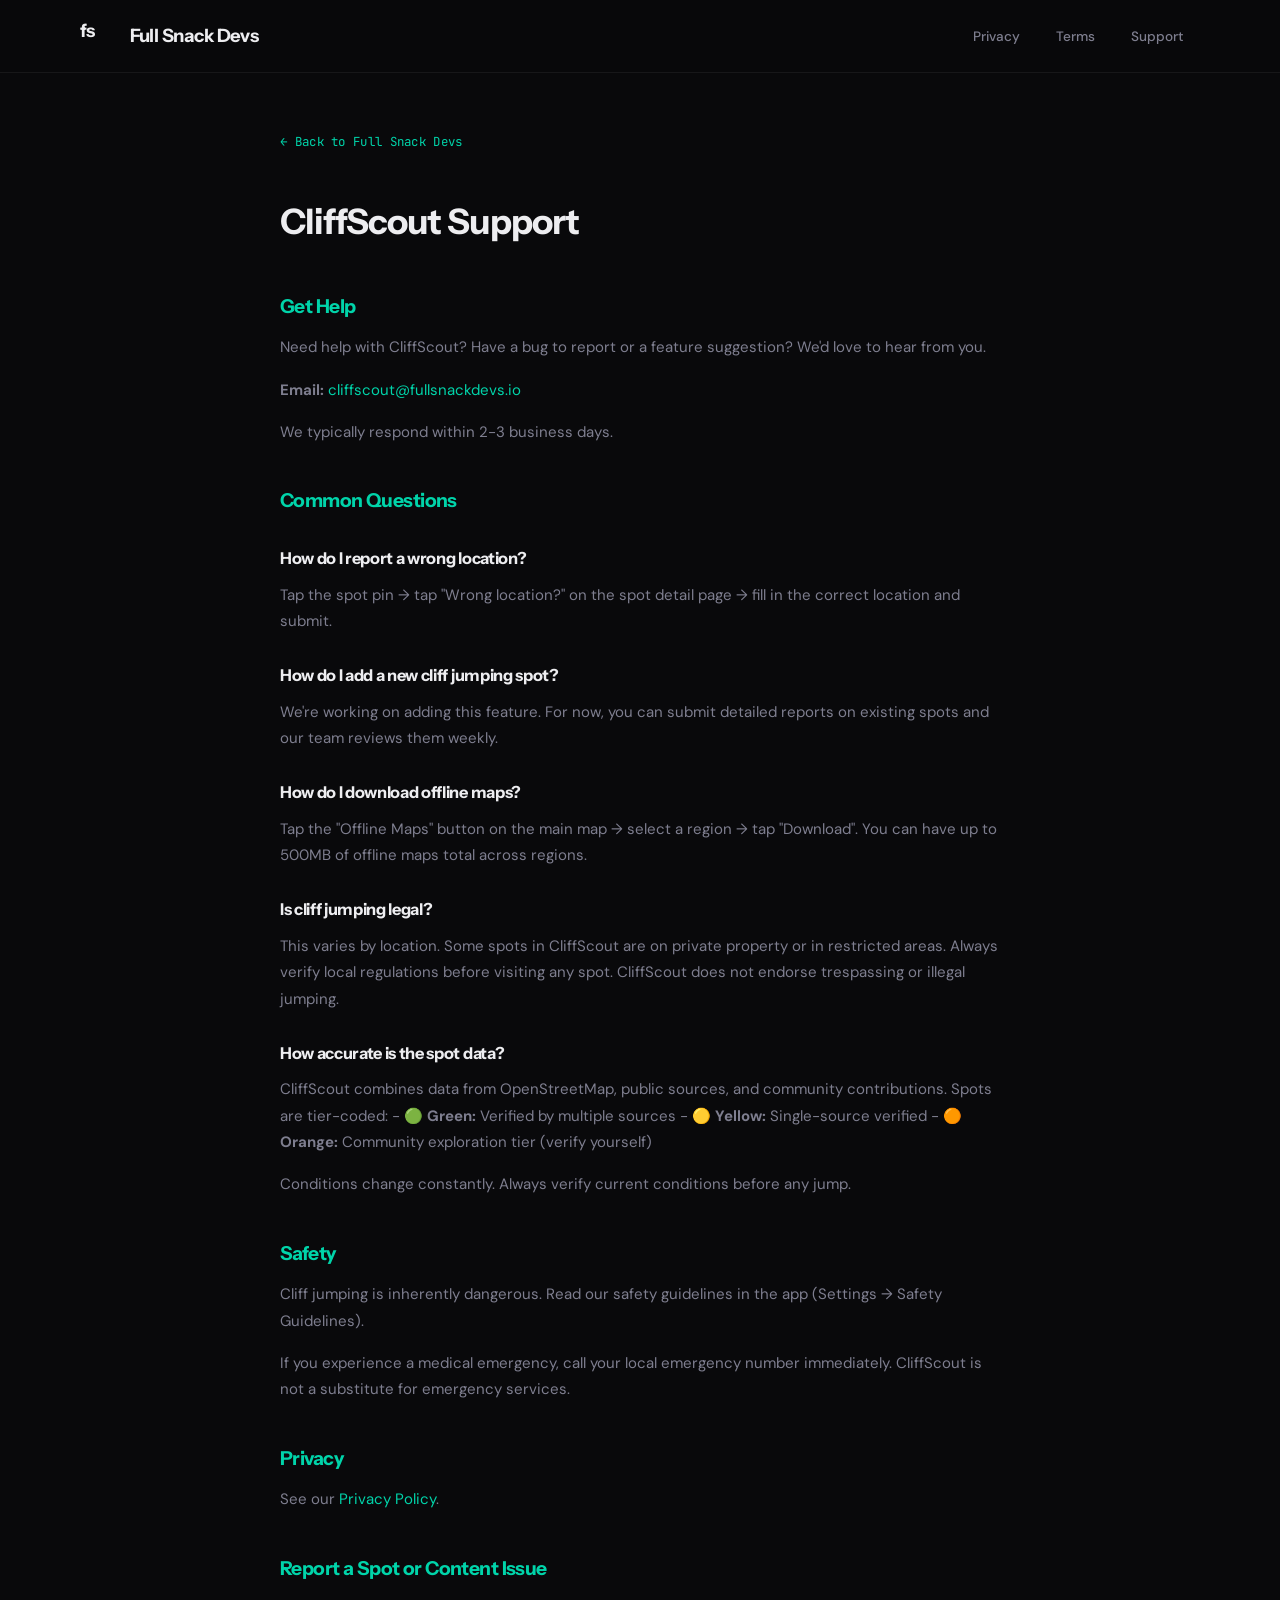
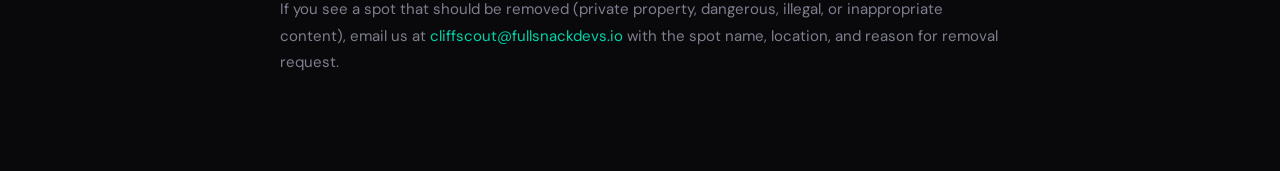
<file: cliffscout/support/index.html>
<!DOCTYPE html>
<html lang="en">
<head>
  <meta charset="UTF-8">
  <meta name="viewport" content="width=device-width, initial-scale=1.0">
  <title>Support — CliffScout</title>
  <meta name="description" content="CliffScout support and help.">
  <link rel="stylesheet" href="/style.css">
  <link rel="icon" type="image/png" href="/assets/FullSnackDevsLogo.png">
</head>
<body>

<nav class="nav">
  <div class="nav-inner">
    <a href="/index.html" class="nav-logo">
      <span class="logo-mark">fs</span>
      Full Snack Devs
    </a>
    <ul class="nav-links">
      <li><a href="/cliffscout/privacy">Privacy</a></li>
      <li><a href="/cliffscout/terms">Terms</a></li>
      <li><a href="/cliffscout/support">Support</a></li>
    </ul>
  </div>
</nav>

<section class="legal-page">
  <div class="container">
    <a href="/index.html" class="legal-back">&larr; Back to Full Snack Devs</a>
    <h1>CliffScout Support</h1>
    <h2>Get Help</h2>
    <p>Need help with CliffScout? Have a bug to report or a feature suggestion? We'd love to hear from you.</p>
    <p><strong>Email:</strong> <a href="mailto:cliffscout@fullsnackdevs.io">cliffscout@fullsnackdevs.io</a></p>
    <p>We typically respond within 2-3 business days.</p>
    <h2>Common Questions</h2>
    <h3>How do I report a wrong location?</h3>
    <p>Tap the spot pin → tap "Wrong location?" on the spot detail page → fill in the correct location and submit.</p>
    <h3>How do I add a new cliff jumping spot?</h3>
    <p>We're working on adding this feature. For now, you can submit detailed reports on existing spots and our team reviews them weekly.</p>
    <h3>How do I download offline maps?</h3>
    <p>Tap the "Offline Maps" button on the main map → select a region → tap "Download". You can have up to 500MB of offline maps total across regions.</p>
    <h3>Is cliff jumping legal?</h3>
    <p>This varies by location. Some spots in CliffScout are on private property or in restricted areas. Always verify local regulations before visiting any spot. CliffScout does not endorse trespassing or illegal jumping.</p>
    <h3>How accurate is the spot data?</h3>
    <p>CliffScout combines data from OpenStreetMap, public sources, and community contributions. Spots are tier-coded:
    - 🟢 <strong>Green:</strong> Verified by multiple sources
    - 🟡 <strong>Yellow:</strong> Single-source verified
    - 🟠 <strong>Orange:</strong> Community exploration tier (verify yourself)</p>
    <p>Conditions change constantly. Always verify current conditions before any jump.</p>
    <h2>Safety</h2>
    <p>Cliff jumping is inherently dangerous. Read our safety guidelines in the app (Settings → Safety Guidelines).</p>
    <p>If you experience a medical emergency, call your local emergency number immediately. CliffScout is not a substitute for emergency services.</p>
    <h2>Privacy</h2>
    <p>See our <a href="/cliffscout/privacy">Privacy Policy</a>.</p>
    <h2>Report a Spot or Content Issue</h2>
    <p>If you see a spot that should be removed (private property, dangerous, illegal, or inappropriate content), email us at <a href="mailto:cliffscout@fullsnackdevs.io">cliffscout@fullsnackdevs.io</a> with the spot name, location, and reason for removal request.</p>
  </div>
</section>

</body>
</html>
</file>
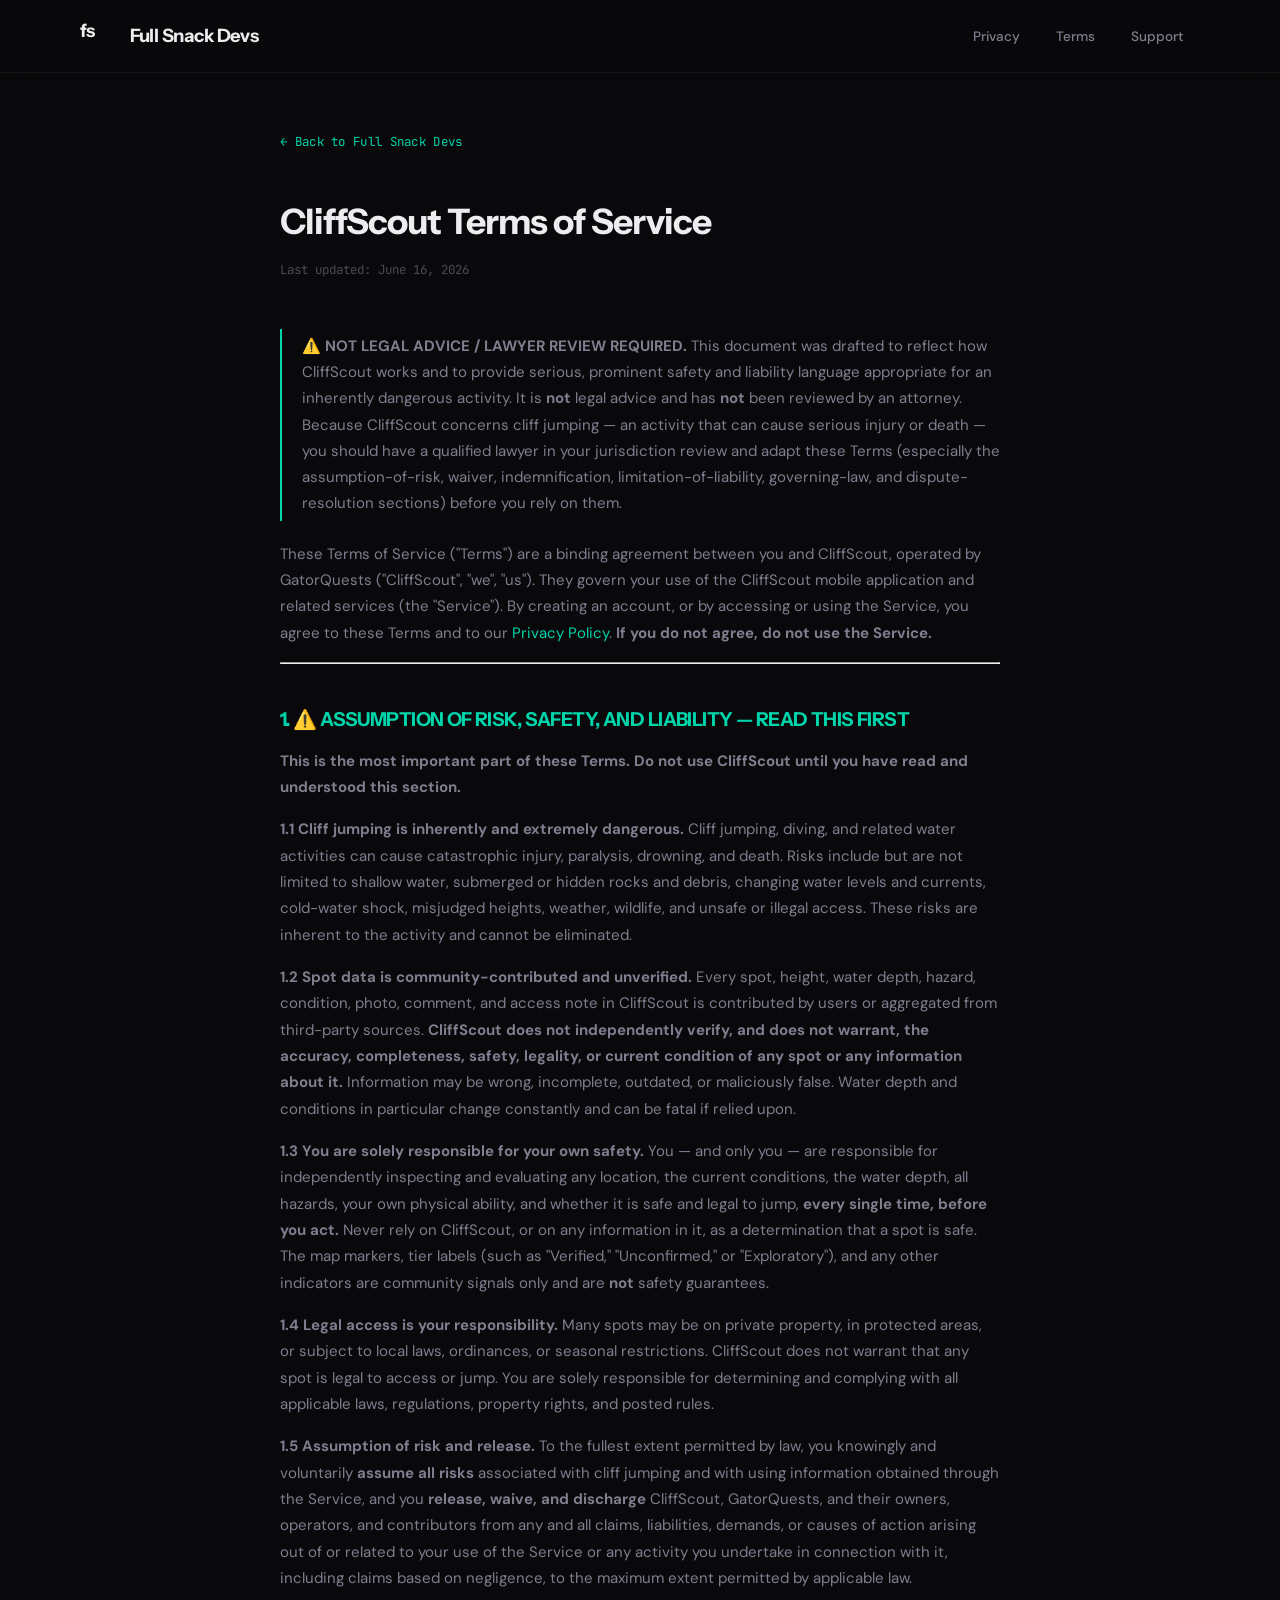
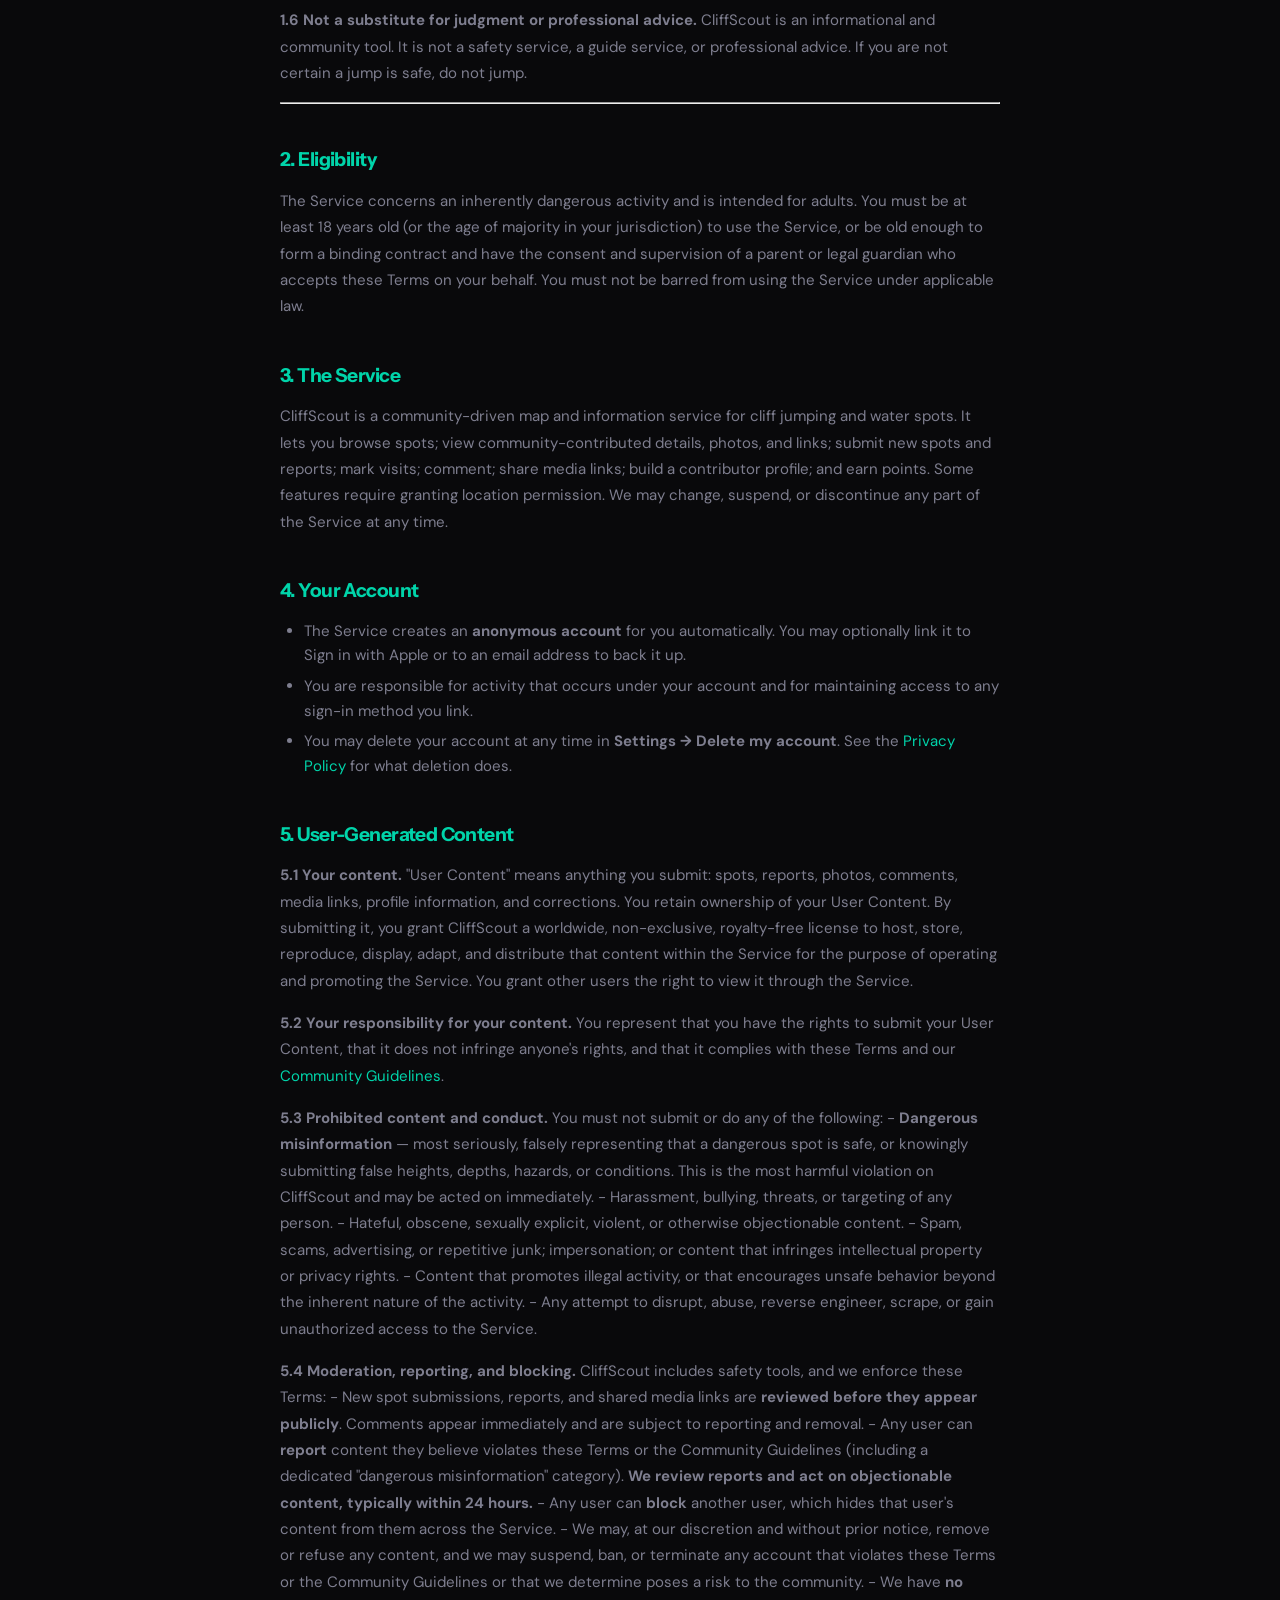
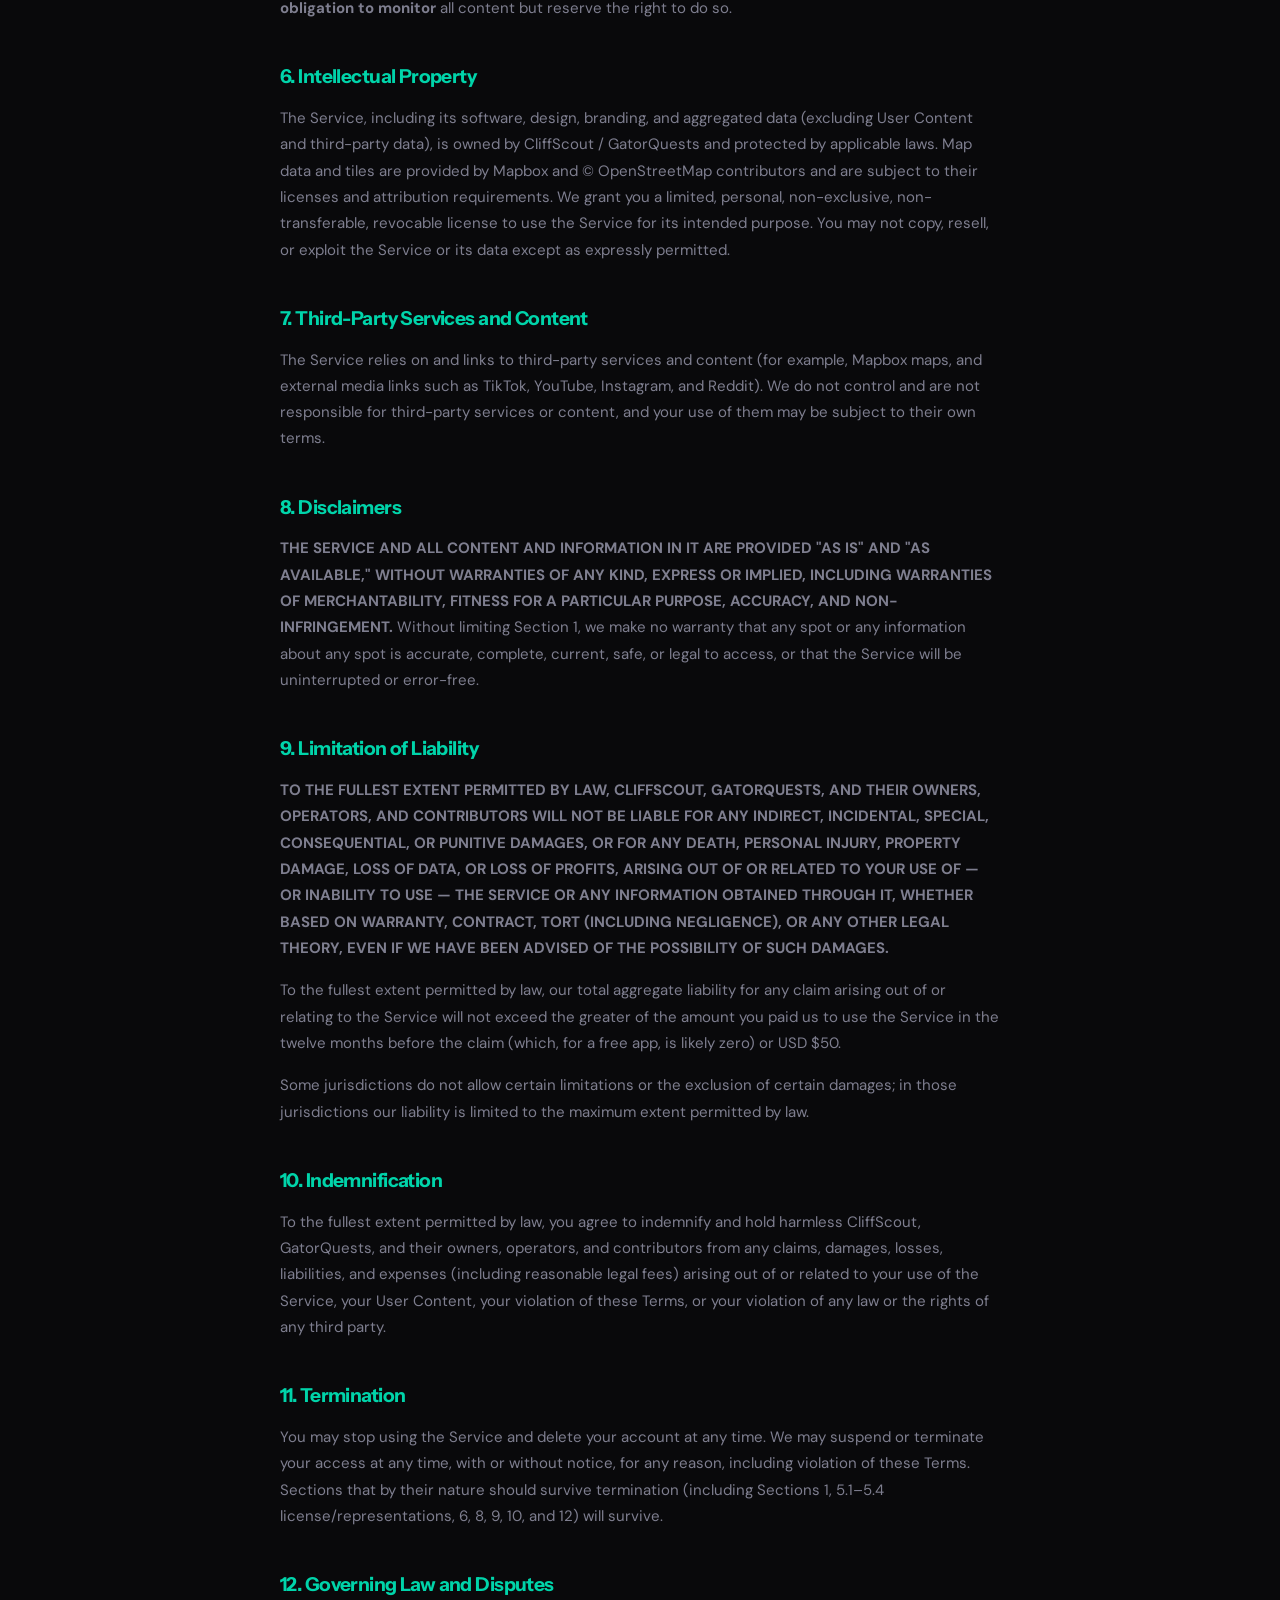
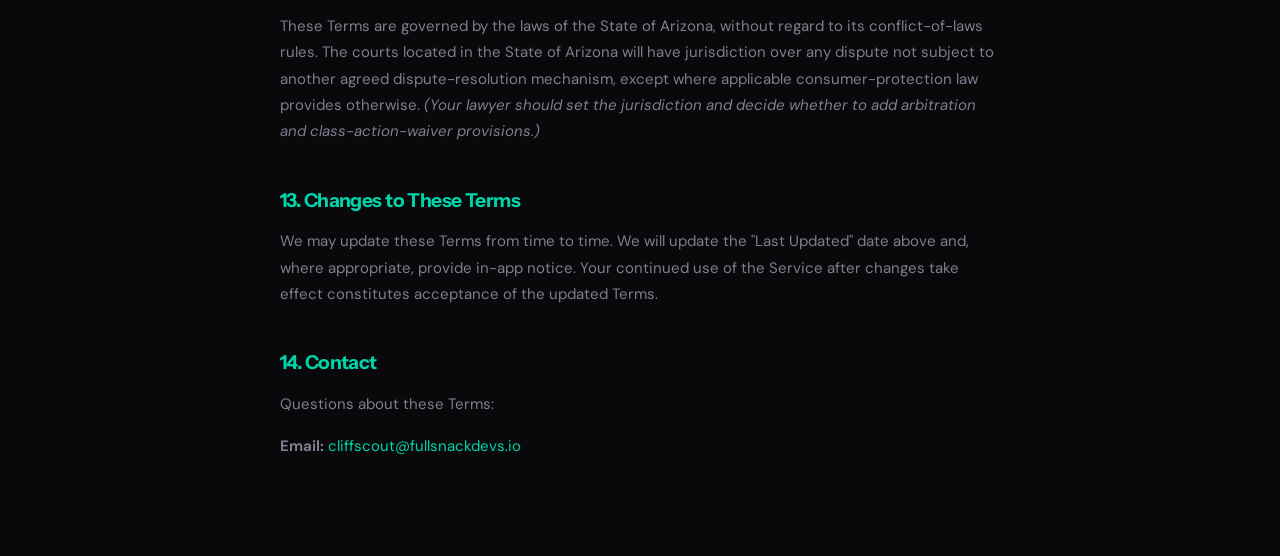
<file: cliffscout/terms/index.html>
<!DOCTYPE html>
<html lang="en">
<head>
  <meta charset="UTF-8">
  <meta name="viewport" content="width=device-width, initial-scale=1.0">
  <title>Terms of Service — CliffScout</title>
  <meta name="description" content="CliffScout Terms of Service.">
  <link rel="stylesheet" href="/style.css">
  <link rel="icon" type="image/png" href="/assets/FullSnackDevsLogo.png">
</head>
<body>

<nav class="nav">
  <div class="nav-inner">
    <a href="/index.html" class="nav-logo">
      <span class="logo-mark">fs</span>
      Full Snack Devs
    </a>
    <ul class="nav-links">
      <li><a href="/cliffscout/privacy">Privacy</a></li>
      <li><a href="/cliffscout/terms">Terms</a></li>
      <li><a href="/cliffscout/support">Support</a></li>
    </ul>
  </div>
</nav>

<section class="legal-page">
  <div class="container">
    <a href="/index.html" class="legal-back">&larr; Back to Full Snack Devs</a>
    <h1>CliffScout Terms of Service</h1>
    <p class="updated">Last updated: June 16, 2026</p>
    <blockquote>
    <p><strong>⚠️ NOT LEGAL ADVICE / LAWYER REVIEW REQUIRED.</strong> This document was drafted to reflect how CliffScout works and to provide serious, prominent safety and liability language appropriate for an inherently dangerous activity. It is <strong>not</strong> legal advice and has <strong>not</strong> been reviewed by an attorney. Because CliffScout concerns cliff jumping — an activity that can cause serious injury or death — you should have a qualified lawyer in your jurisdiction review and adapt these Terms (especially the assumption-of-risk, waiver, indemnification, limitation-of-liability, governing-law, and dispute-resolution sections) before you rely on them.</p>
    </blockquote>
    <p>These Terms of Service ("Terms") are a binding agreement between you and CliffScout, operated by GatorQuests ("CliffScout", "we", "us"). They govern your use of the CliffScout mobile application and related services (the "Service"). By creating an account, or by accessing or using the Service, you agree to these Terms and to our <a href="/cliffscout/privacy">Privacy Policy</a>. <strong>If you do not agree, do not use the Service.</strong></p>
    <hr />
    <h2>1. ⚠️ ASSUMPTION OF RISK, SAFETY, AND LIABILITY — READ THIS FIRST</h2>
    <p><strong>This is the most important part of these Terms. Do not use CliffScout until you have read and understood this section.</strong></p>
    <p><strong>1.1 Cliff jumping is inherently and extremely dangerous.</strong> Cliff jumping, diving, and related water activities can cause catastrophic injury, paralysis, drowning, and death. Risks include but are not limited to shallow water, submerged or hidden rocks and debris, changing water levels and currents, cold-water shock, misjudged heights, weather, wildlife, and unsafe or illegal access. These risks are inherent to the activity and cannot be eliminated.</p>
    <p><strong>1.2 Spot data is community-contributed and unverified.</strong> Every spot, height, water depth, hazard, condition, photo, comment, and access note in CliffScout is contributed by users or aggregated from third-party sources. <strong>CliffScout does not independently verify, and does not warrant, the accuracy, completeness, safety, legality, or current condition of any spot or any information about it.</strong> Information may be wrong, incomplete, outdated, or maliciously false. Water depth and conditions in particular change constantly and can be fatal if relied upon.</p>
    <p><strong>1.3 You are solely responsible for your own safety.</strong> You — and only you — are responsible for independently inspecting and evaluating any location, the current conditions, the water depth, all hazards, your own physical ability, and whether it is safe and legal to jump, <strong>every single time, before you act.</strong> Never rely on CliffScout, or on any information in it, as a determination that a spot is safe. The map markers, tier labels (such as "Verified," "Unconfirmed," or "Exploratory"), and any other indicators are community signals only and are <strong>not</strong> safety guarantees.</p>
    <p><strong>1.4 Legal access is your responsibility.</strong> Many spots may be on private property, in protected areas, or subject to local laws, ordinances, or seasonal restrictions. CliffScout does not warrant that any spot is legal to access or jump. You are solely responsible for determining and complying with all applicable laws, regulations, property rights, and posted rules.</p>
    <p><strong>1.5 Assumption of risk and release.</strong> To the fullest extent permitted by law, you knowingly and voluntarily <strong>assume all risks</strong> associated with cliff jumping and with using information obtained through the Service, and you <strong>release, waive, and discharge</strong> CliffScout, GatorQuests, and their owners, operators, and contributors from any and all claims, liabilities, demands, or causes of action arising out of or related to your use of the Service or any activity you undertake in connection with it, including claims based on negligence, to the maximum extent permitted by applicable law.</p>
    <p><strong>1.6 Not a substitute for judgment or professional advice.</strong> CliffScout is an informational and community tool. It is not a safety service, a guide service, or professional advice. If you are not certain a jump is safe, do not jump.</p>
    <hr />
    <h2>2. Eligibility</h2>
    <p>The Service concerns an inherently dangerous activity and is intended for adults. You must be at least 18 years old (or the age of majority in your jurisdiction) to use the Service, or be old enough to form a binding contract and have the consent and supervision of a parent or legal guardian who accepts these Terms on your behalf. You must not be barred from using the Service under applicable law.</p>
    <h2>3. The Service</h2>
    <p>CliffScout is a community-driven map and information service for cliff jumping and water spots. It lets you browse spots; view community-contributed details, photos, and links; submit new spots and reports; mark visits; comment; share media links; build a contributor profile; and earn points. Some features require granting location permission. We may change, suspend, or discontinue any part of the Service at any time.</p>
    <h2>4. Your Account</h2>
    <ul>
    <li>The Service creates an <strong>anonymous account</strong> for you automatically. You may optionally link it to Sign in with Apple or to an email address to back it up.</li>
    <li>You are responsible for activity that occurs under your account and for maintaining access to any sign-in method you link.</li>
    <li>You may delete your account at any time in <strong>Settings → Delete my account</strong>. See the <a href="/cliffscout/privacy">Privacy Policy</a> for what deletion does.</li>
    </ul>
    <h2>5. User-Generated Content</h2>
    <p><strong>5.1 Your content.</strong> "User Content" means anything you submit: spots, reports, photos, comments, media links, profile information, and corrections. You retain ownership of your User Content. By submitting it, you grant CliffScout a worldwide, non-exclusive, royalty-free license to host, store, reproduce, display, adapt, and distribute that content within the Service for the purpose of operating and promoting the Service. You grant other users the right to view it through the Service.</p>
    <p><strong>5.2 Your responsibility for your content.</strong> You represent that you have the rights to submit your User Content, that it does not infringe anyone's rights, and that it complies with these Terms and our <a href="/cliffscout/community-guidelines">Community Guidelines</a>.</p>
    <p><strong>5.3 Prohibited content and conduct.</strong> You must not submit or do any of the following:
    - <strong>Dangerous misinformation</strong> — most seriously, falsely representing that a dangerous spot is safe, or knowingly submitting false heights, depths, hazards, or conditions. This is the most harmful violation on CliffScout and may be acted on immediately.
    - Harassment, bullying, threats, or targeting of any person.
    - Hateful, obscene, sexually explicit, violent, or otherwise objectionable content.
    - Spam, scams, advertising, or repetitive junk; impersonation; or content that infringes intellectual property or privacy rights.
    - Content that promotes illegal activity, or that encourages unsafe behavior beyond the inherent nature of the activity.
    - Any attempt to disrupt, abuse, reverse engineer, scrape, or gain unauthorized access to the Service.</p>
    <p><strong>5.4 Moderation, reporting, and blocking.</strong> CliffScout includes safety tools, and we enforce these Terms:
    - New spot submissions, reports, and shared media links are <strong>reviewed before they appear publicly</strong>. Comments appear immediately and are subject to reporting and removal.
    - Any user can <strong>report</strong> content they believe violates these Terms or the Community Guidelines (including a dedicated "dangerous misinformation" category). <strong>We review reports and act on objectionable content, typically within 24 hours.</strong>
    - Any user can <strong>block</strong> another user, which hides that user's content from them across the Service.
    - We may, at our discretion and without prior notice, remove or refuse any content, and we may suspend, ban, or terminate any account that violates these Terms or the Community Guidelines or that we determine poses a risk to the community.
    - We have <strong>no obligation to monitor</strong> all content but reserve the right to do so.</p>
    <h2>6. Intellectual Property</h2>
    <p>The Service, including its software, design, branding, and aggregated data (excluding User Content and third-party data), is owned by CliffScout / GatorQuests and protected by applicable laws. Map data and tiles are provided by Mapbox and © OpenStreetMap contributors and are subject to their licenses and attribution requirements. We grant you a limited, personal, non-exclusive, non-transferable, revocable license to use the Service for its intended purpose. You may not copy, resell, or exploit the Service or its data except as expressly permitted.</p>
    <h2>7. Third-Party Services and Content</h2>
    <p>The Service relies on and links to third-party services and content (for example, Mapbox maps, and external media links such as TikTok, YouTube, Instagram, and Reddit). We do not control and are not responsible for third-party services or content, and your use of them may be subject to their own terms.</p>
    <h2>8. Disclaimers</h2>
    <p><strong>THE SERVICE AND ALL CONTENT AND INFORMATION IN IT ARE PROVIDED "AS IS" AND "AS AVAILABLE," WITHOUT WARRANTIES OF ANY KIND, EXPRESS OR IMPLIED, INCLUDING WARRANTIES OF MERCHANTABILITY, FITNESS FOR A PARTICULAR PURPOSE, ACCURACY, AND NON-INFRINGEMENT.</strong> Without limiting Section 1, we make no warranty that any spot or any information about any spot is accurate, complete, current, safe, or legal to access, or that the Service will be uninterrupted or error-free.</p>
    <h2>9. Limitation of Liability</h2>
    <p><strong>TO THE FULLEST EXTENT PERMITTED BY LAW, CLIFFSCOUT, GATORQUESTS, AND THEIR OWNERS, OPERATORS, AND CONTRIBUTORS WILL NOT BE LIABLE FOR ANY INDIRECT, INCIDENTAL, SPECIAL, CONSEQUENTIAL, OR PUNITIVE DAMAGES, OR FOR ANY DEATH, PERSONAL INJURY, PROPERTY DAMAGE, LOSS OF DATA, OR LOSS OF PROFITS, ARISING OUT OF OR RELATED TO YOUR USE OF — OR INABILITY TO USE — THE SERVICE OR ANY INFORMATION OBTAINED THROUGH IT, WHETHER BASED ON WARRANTY, CONTRACT, TORT (INCLUDING NEGLIGENCE), OR ANY OTHER LEGAL THEORY, EVEN IF WE HAVE BEEN ADVISED OF THE POSSIBILITY OF SUCH DAMAGES.</strong></p>
    <p>To the fullest extent permitted by law, our total aggregate liability for any claim arising out of or relating to the Service will not exceed the greater of the amount you paid us to use the Service in the twelve months before the claim (which, for a free app, is likely zero) or USD $50.</p>
    <p>Some jurisdictions do not allow certain limitations or the exclusion of certain damages; in those jurisdictions our liability is limited to the maximum extent permitted by law.</p>
    <h2>10. Indemnification</h2>
    <p>To the fullest extent permitted by law, you agree to indemnify and hold harmless CliffScout, GatorQuests, and their owners, operators, and contributors from any claims, damages, losses, liabilities, and expenses (including reasonable legal fees) arising out of or related to your use of the Service, your User Content, your violation of these Terms, or your violation of any law or the rights of any third party.</p>
    <h2>11. Termination</h2>
    <p>You may stop using the Service and delete your account at any time. We may suspend or terminate your access at any time, with or without notice, for any reason, including violation of these Terms. Sections that by their nature should survive termination (including Sections 1, 5.1–5.4 license/representations, 6, 8, 9, 10, and 12) will survive.</p>
    <h2>12. Governing Law and Disputes</h2>
    <p>These Terms are governed by the laws of the State of Arizona, without regard to its conflict-of-laws rules. The courts located in the State of Arizona will have jurisdiction over any dispute not subject to another agreed dispute-resolution mechanism, except where applicable consumer-protection law provides otherwise. <em>(Your lawyer should set the jurisdiction and decide whether to add arbitration and class-action-waiver provisions.)</em></p>
    <h2>13. Changes to These Terms</h2>
    <p>We may update these Terms from time to time. We will update the "Last Updated" date above and, where appropriate, provide in-app notice. Your continued use of the Service after changes take effect constitutes acceptance of the updated Terms.</p>
    <h2>14. Contact</h2>
    <p>Questions about these Terms:</p>
    <p><strong>Email:</strong> <a href="mailto:cliffscout@fullsnackdevs.io">cliffscout@fullsnackdevs.io</a></p>
  </div>
</section>

</body>
</html>
</file>
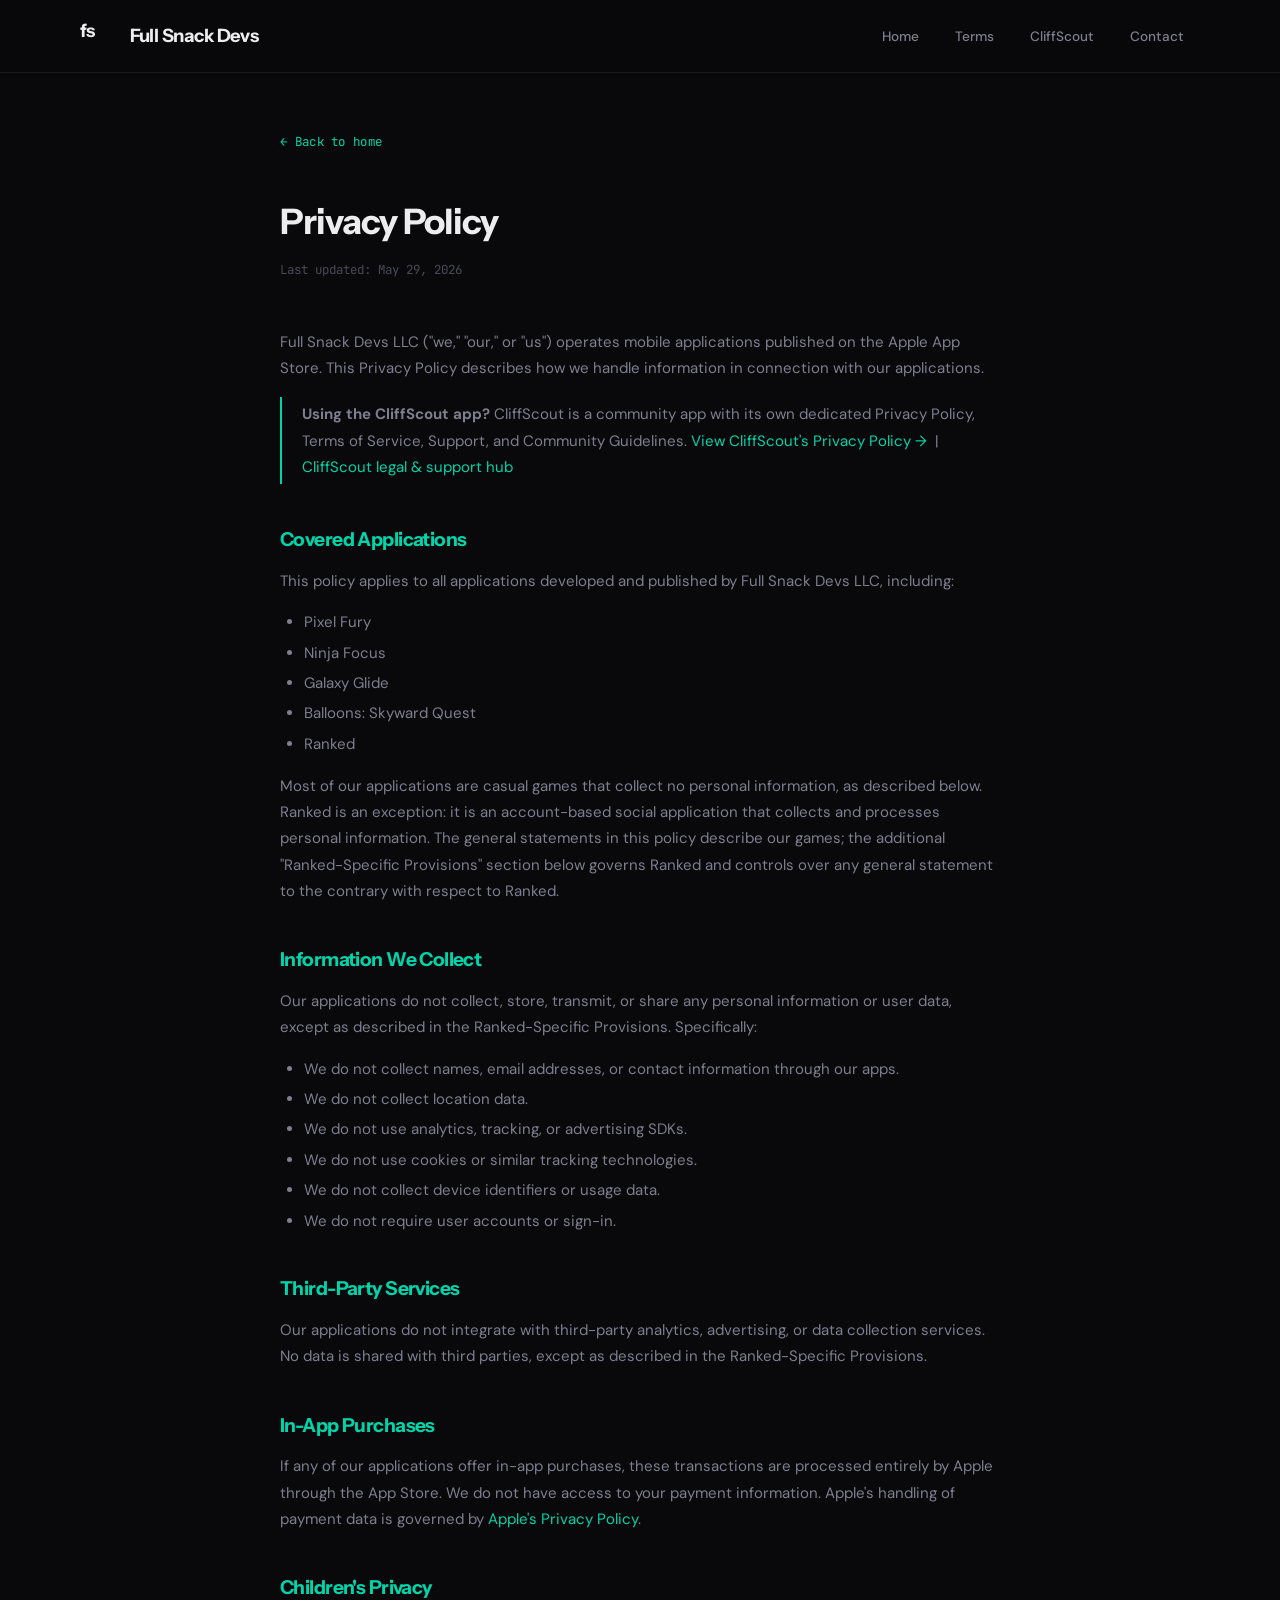
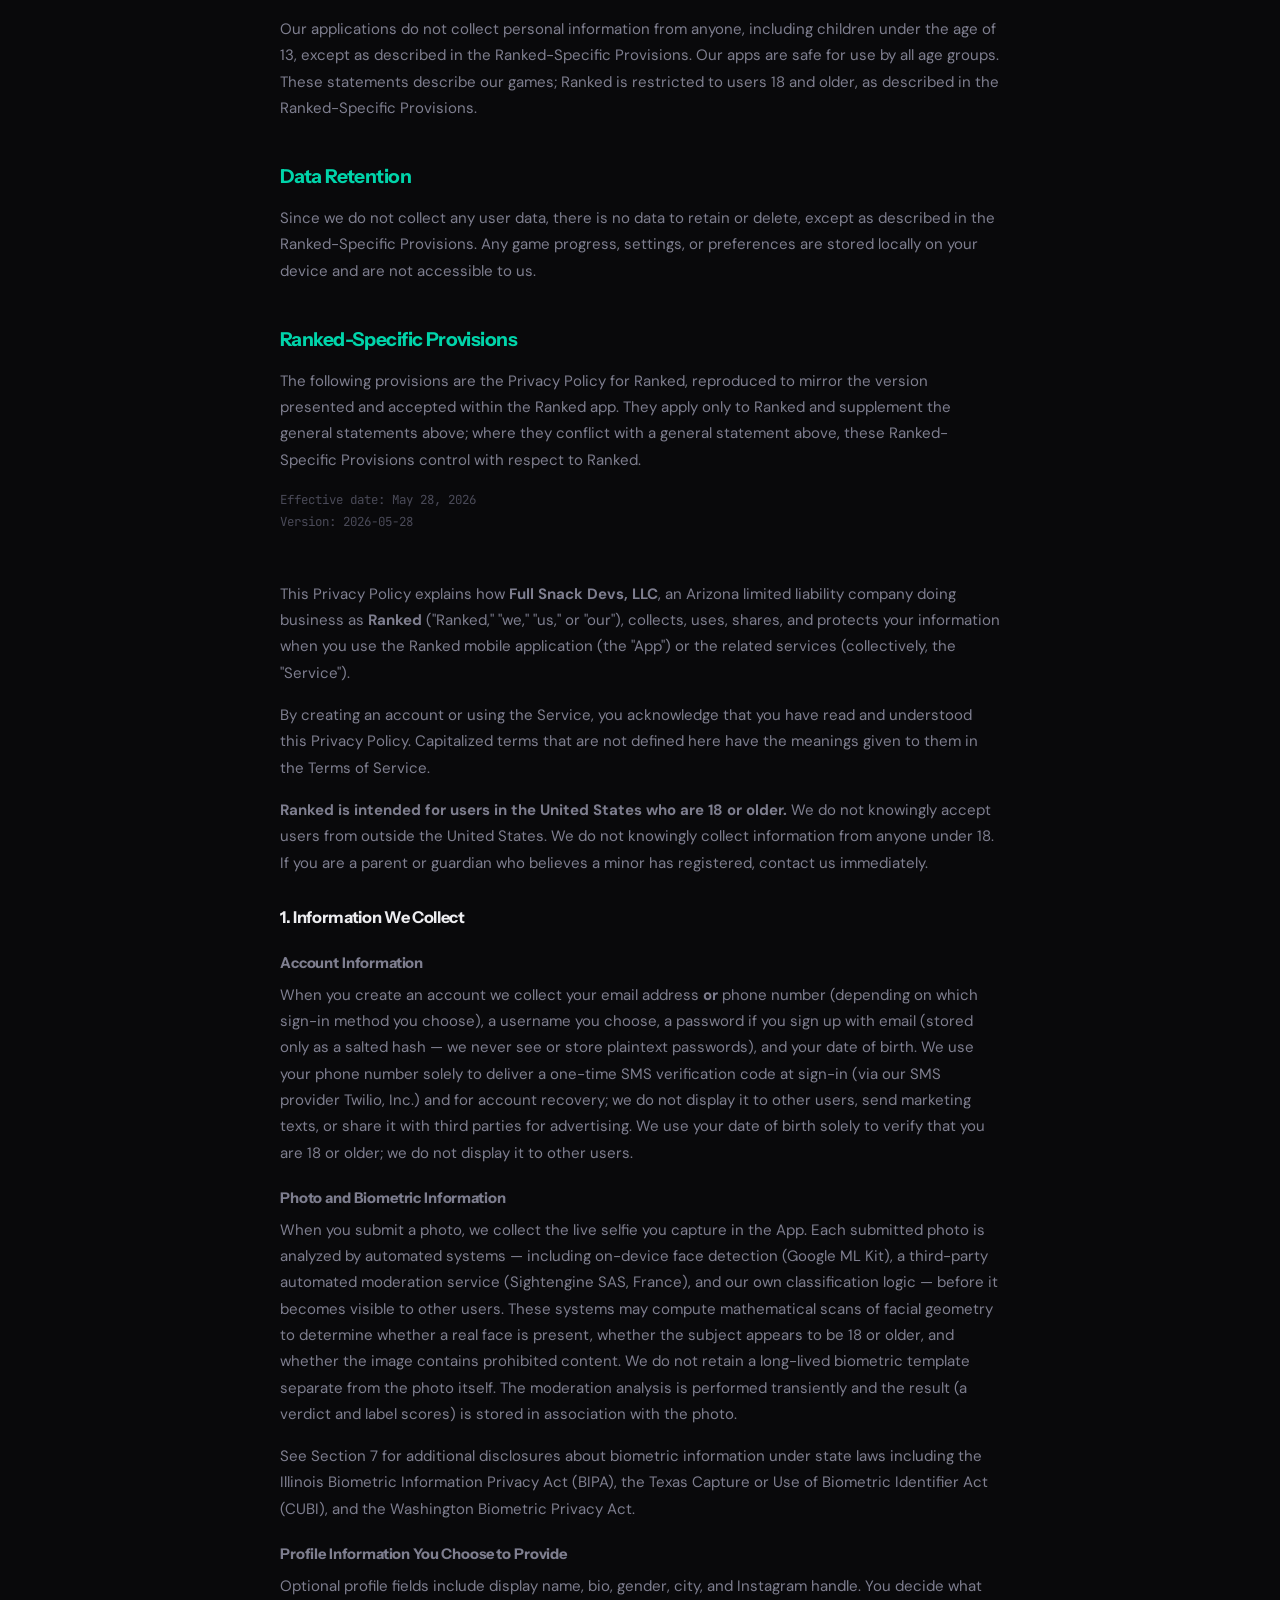
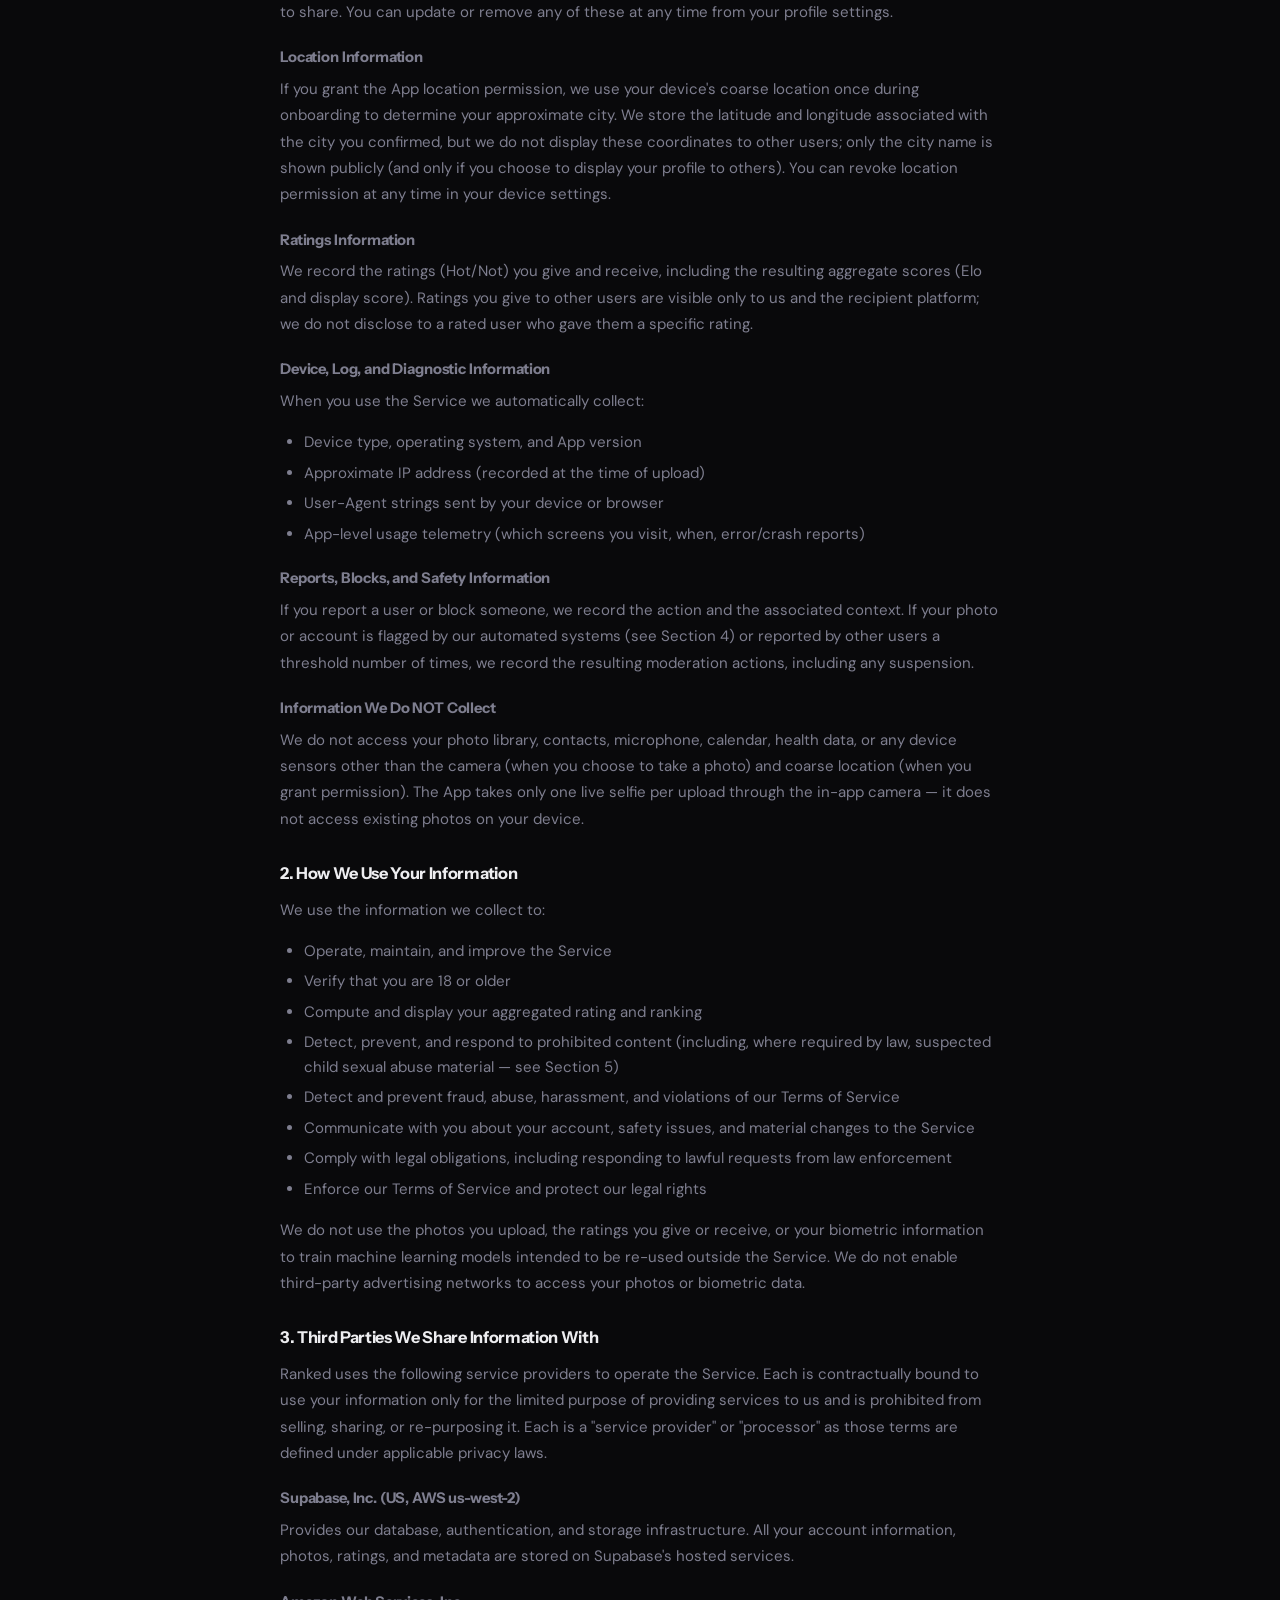
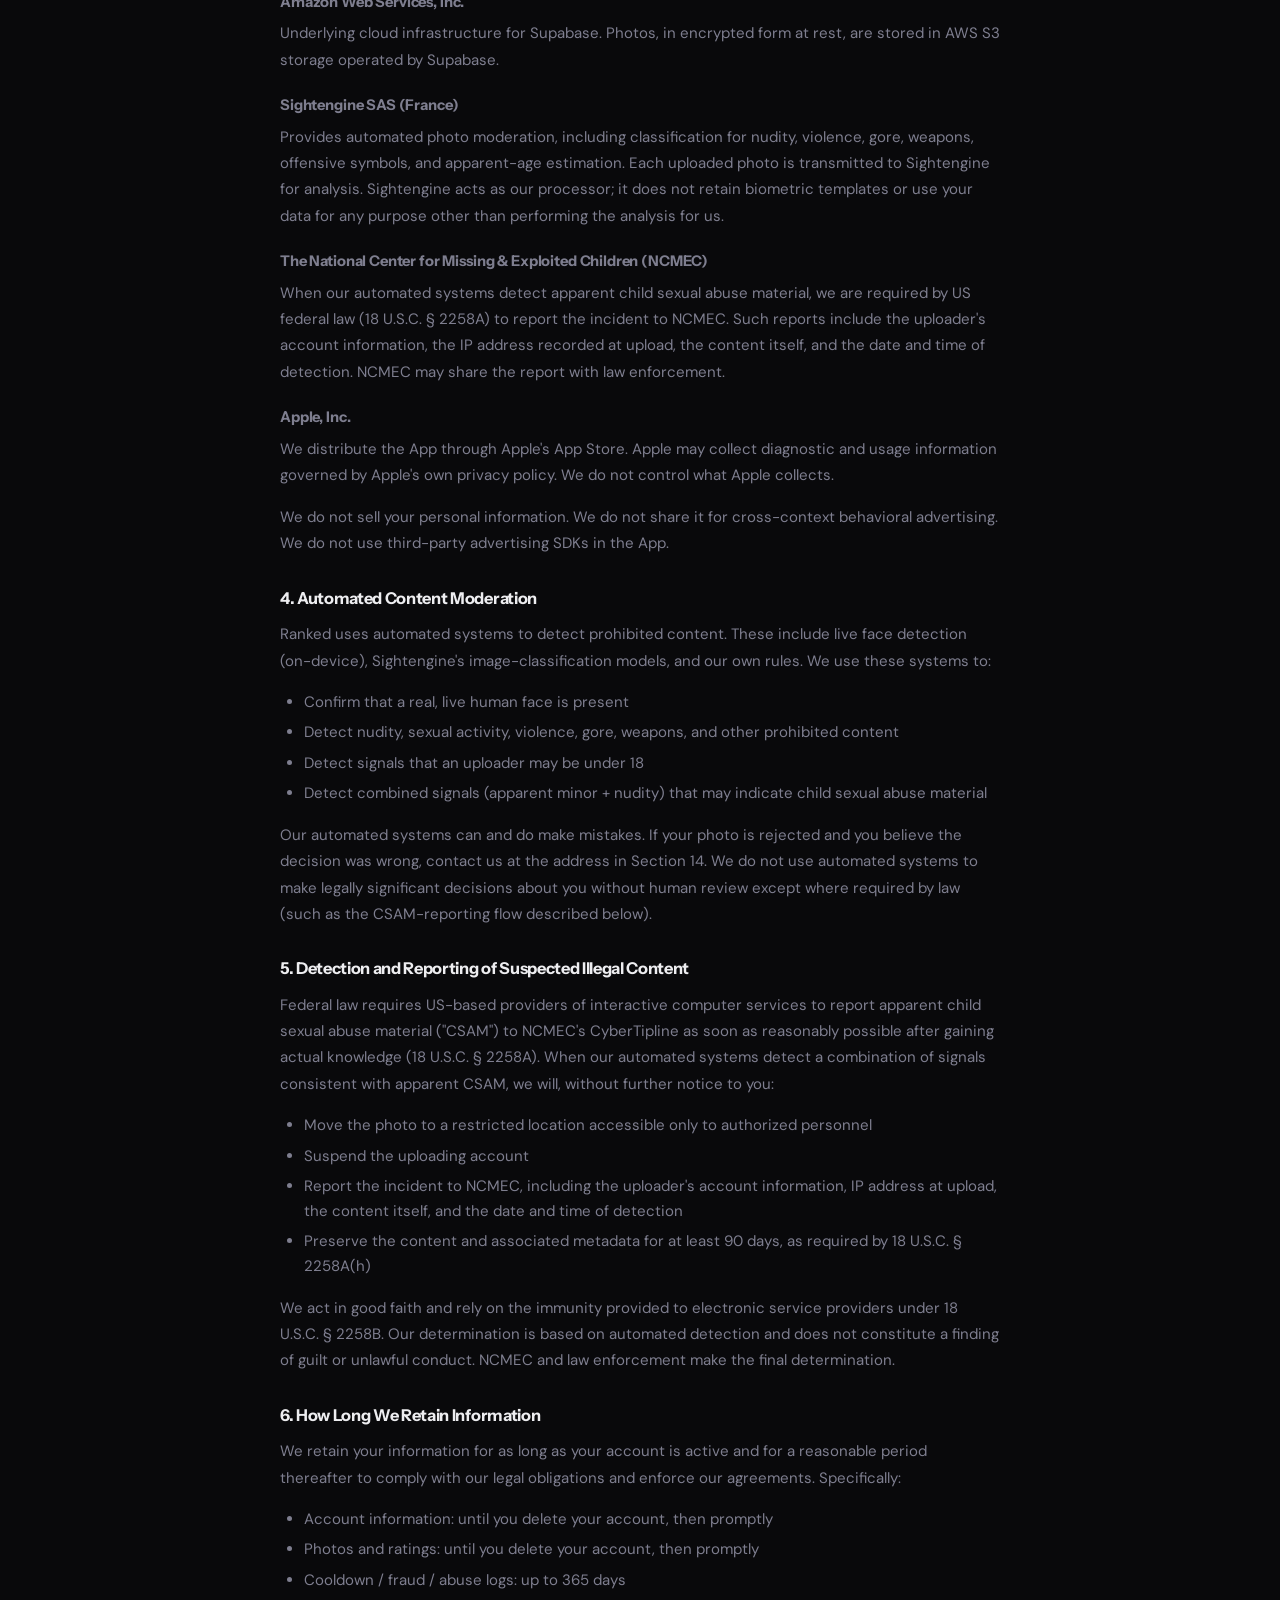
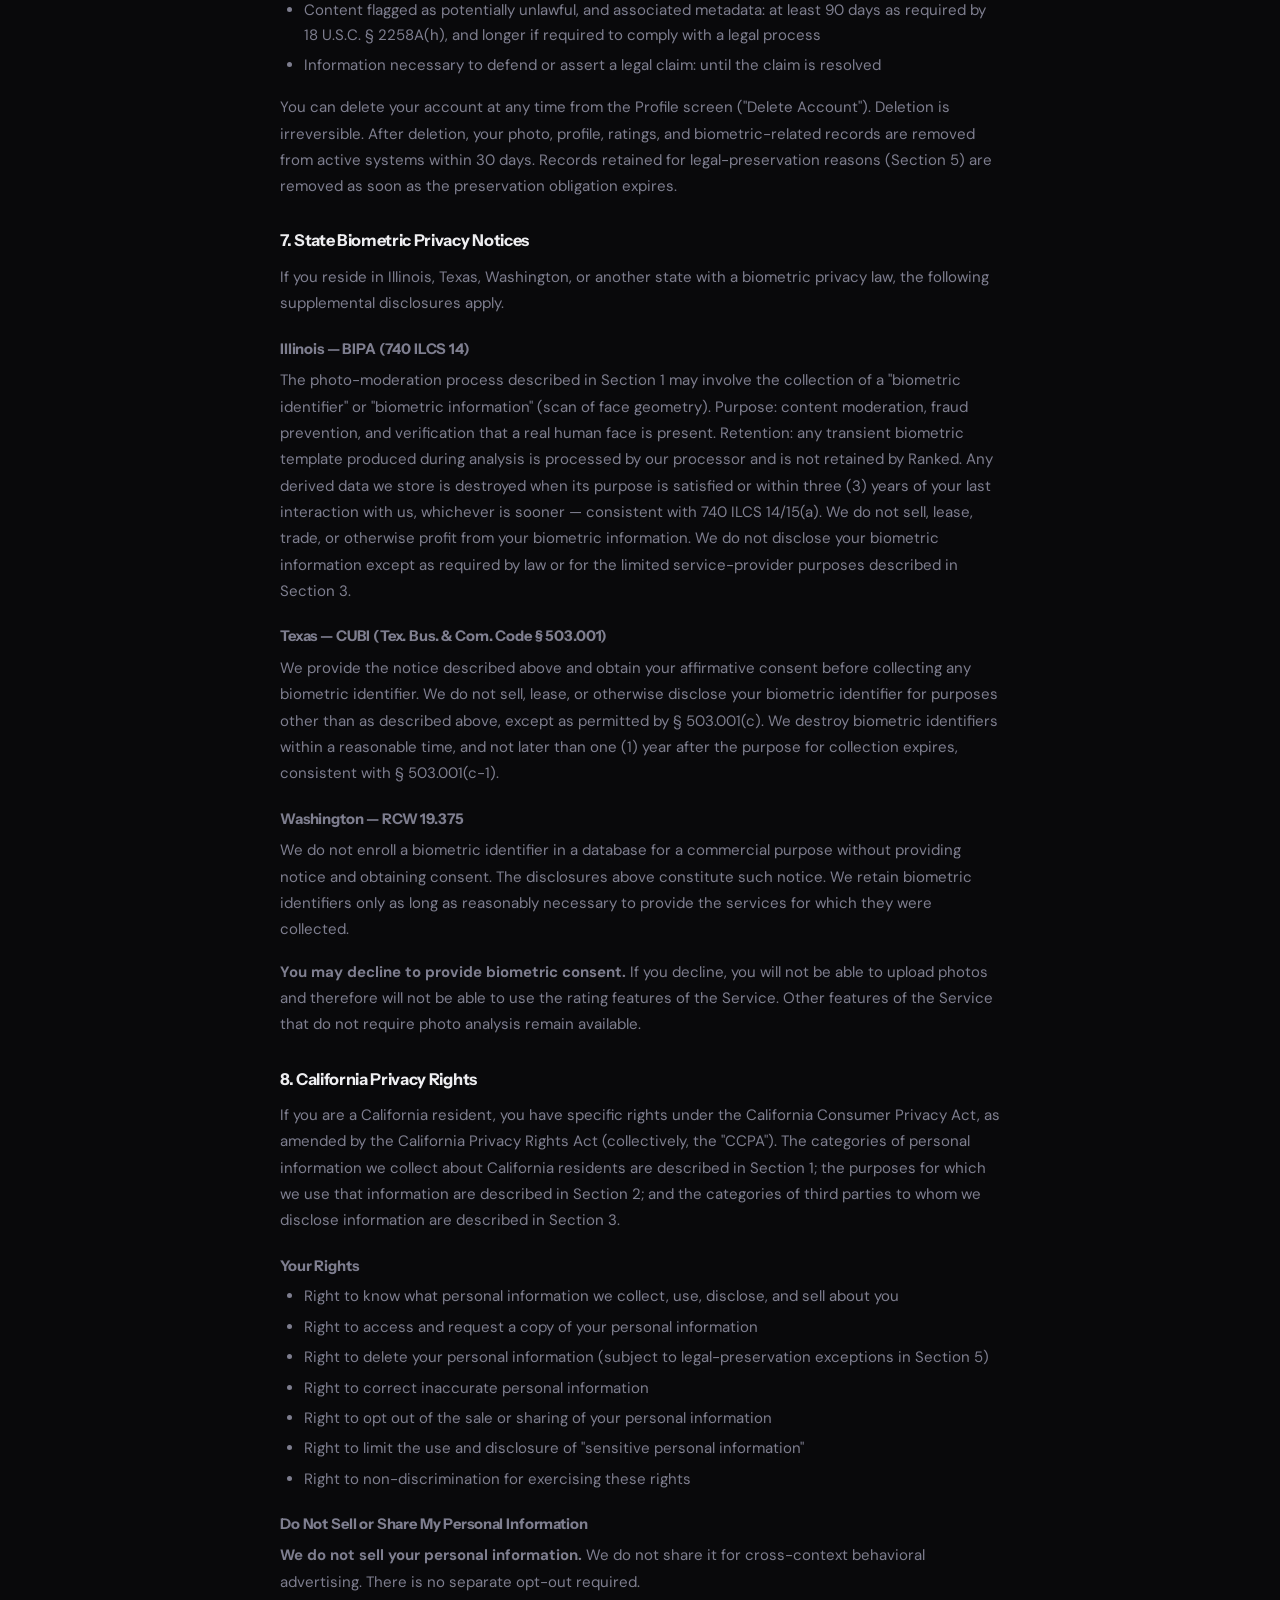
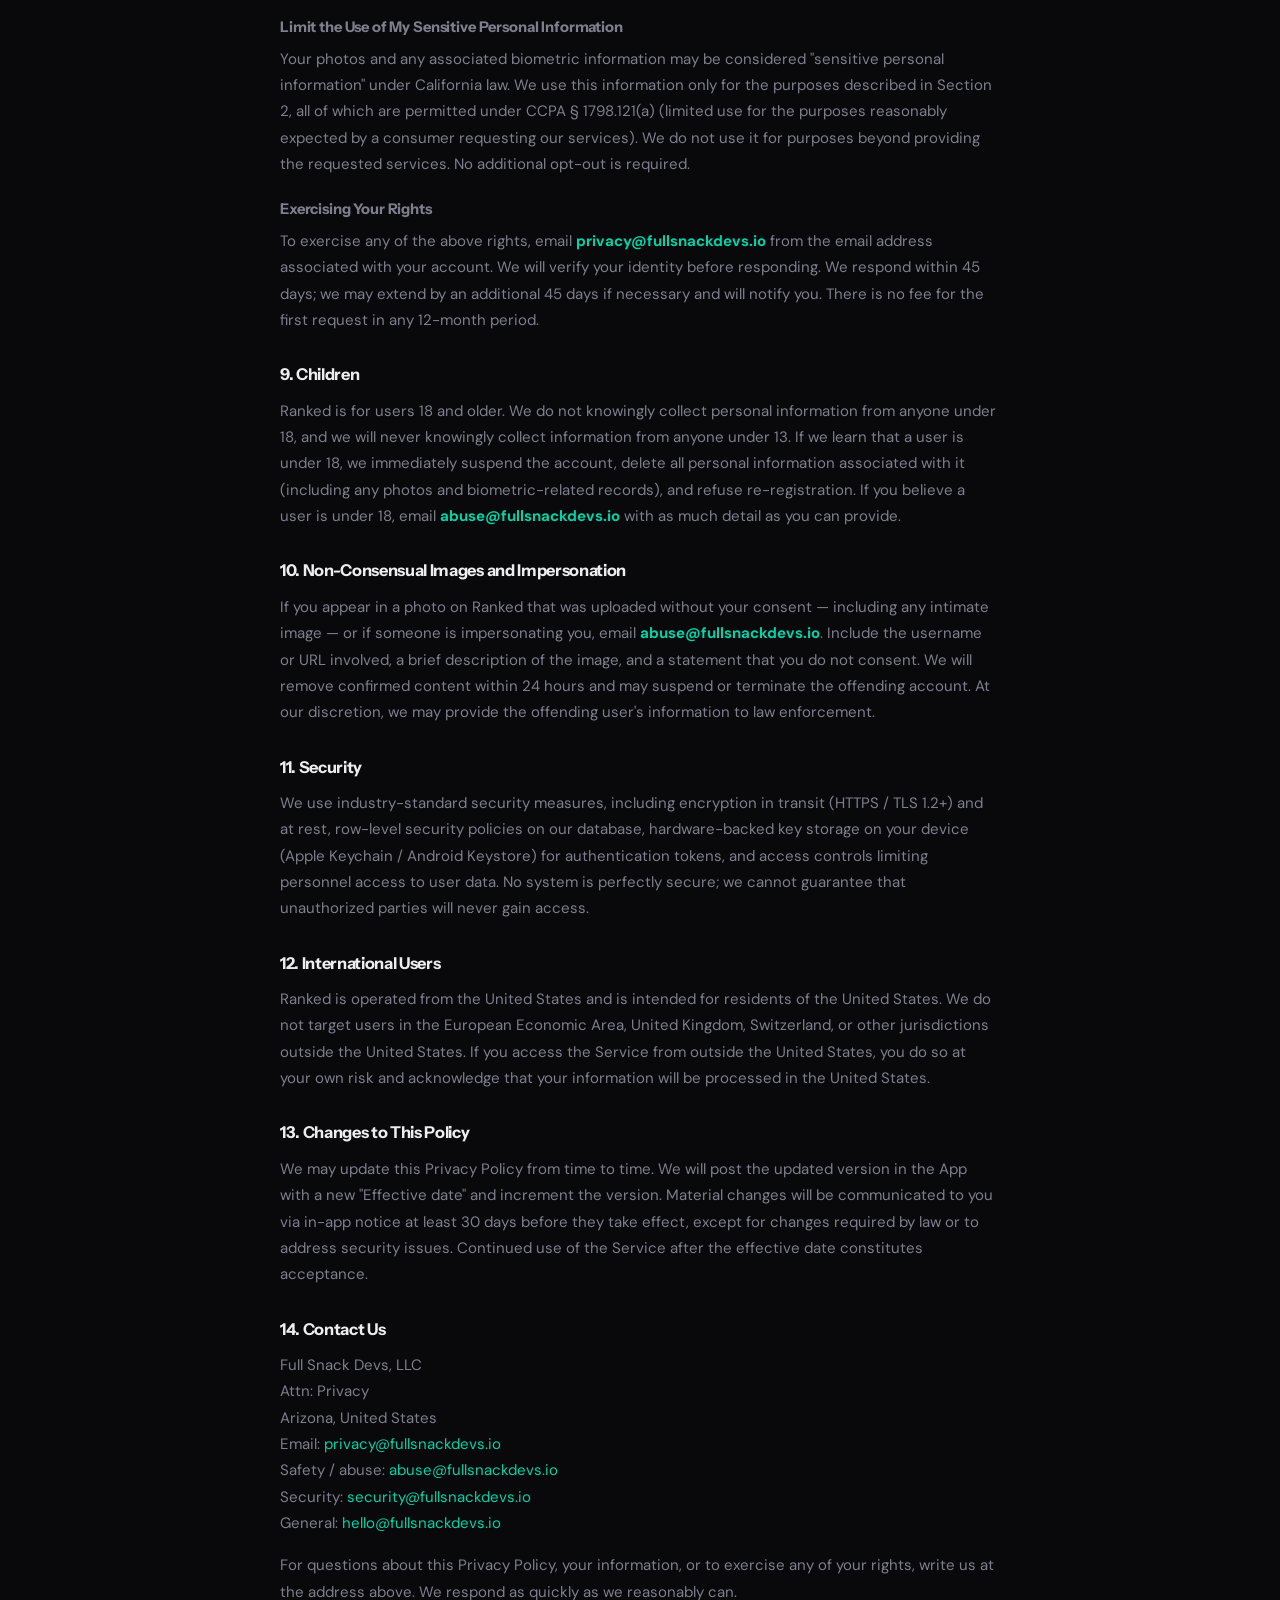
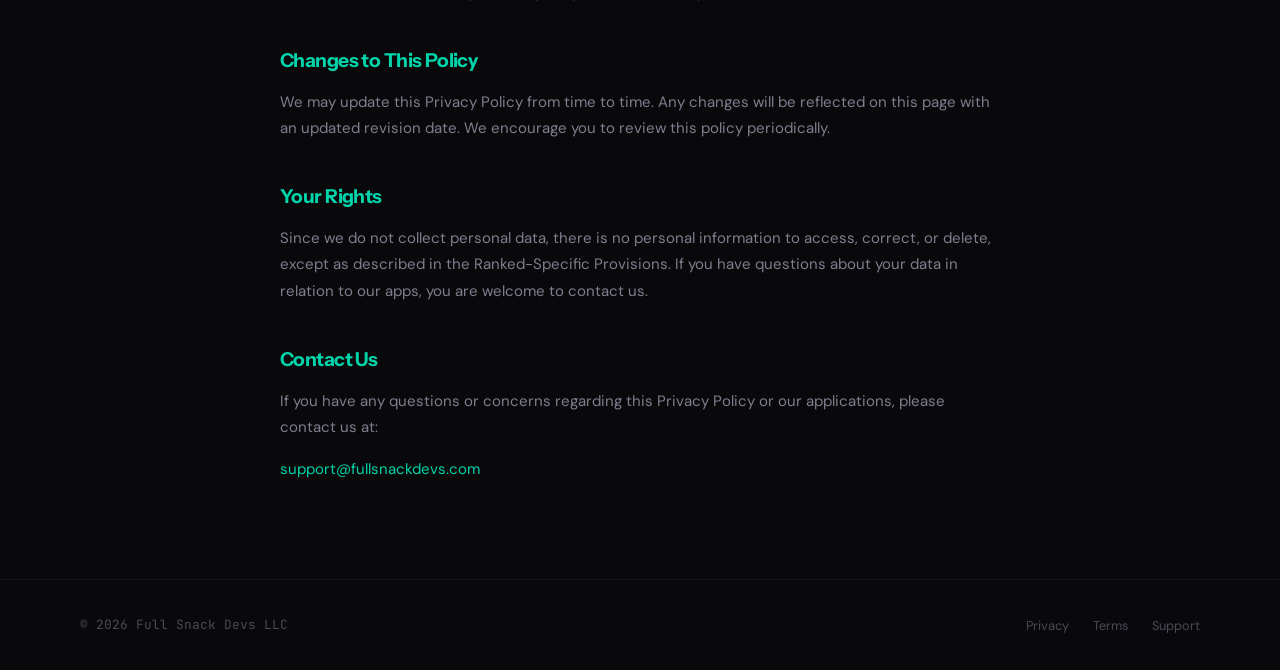
<file: privacy.html>
<!DOCTYPE html>
<html lang="en">
<head>
  <meta charset="UTF-8">
  <meta name="viewport" content="width=device-width, initial-scale=1.0">
  <title>Privacy Policy — Full Snack Devs</title>
  <meta name="description" content="Privacy Policy for all Full Snack Devs applications.">
  <link rel="stylesheet" href="style.css">
  <link rel="icon" type="image/png" href="assets/FullSnackDevsLogo.png">
</head>
<body>

<nav class="nav">
  <div class="nav-inner">
    <a href="index.html" class="nav-logo">
      <span class="logo-mark">fs</span>
      Full Snack Devs
    </a>
    <ul class="nav-links">
      <li><a href="index.html">Home</a></li>
      <li><a href="terms.html">Terms</a></li>
      <li><a href="/cliffscout/">CliffScout</a></li>
      <li><a href="index.html#contact">Contact</a></li>
    </ul>
  </div>
</nav>

<section class="legal-page">
  <div class="container">
    <a href="index.html" class="legal-back">&larr; Back to home</a>
    <h1>Privacy Policy</h1>
    <p class="updated">Last updated: May 29, 2026</p>

    <p>Full Snack Devs LLC ("we," "our," or "us") operates mobile applications published on the Apple App Store. This Privacy Policy describes how we handle information in connection with our applications.</p>

    <blockquote>
      <p><strong>Using the CliffScout app?</strong> CliffScout is a community app with its own dedicated Privacy Policy, Terms of Service, Support, and Community Guidelines. <a href="/cliffscout/privacy">View CliffScout's Privacy Policy &rarr;</a> &nbsp;|&nbsp; <a href="/cliffscout/">CliffScout legal &amp; support hub</a></p>
    </blockquote>

    <h2>Covered Applications</h2>
    <p>This policy applies to all applications developed and published by Full Snack Devs LLC, including:</p>
    <ul>
      <li>Pixel Fury</li>
      <li>Ninja Focus</li>
      <li>Galaxy Glide</li>
      <li>Balloons: Skyward Quest</li>
      <li>Ranked</li>
    </ul>
    <p>Most of our applications are casual games that collect no personal information, as described below. Ranked is an exception: it is an account-based social application that collects and processes personal information. The general statements in this policy describe our games; the additional "Ranked-Specific Provisions" section below governs Ranked and controls over any general statement to the contrary with respect to Ranked.</p>

    <h2>Information We Collect</h2>
    <p>Our applications do not collect, store, transmit, or share any personal information or user data, except as described in the Ranked-Specific Provisions. Specifically:</p>
    <ul>
      <li>We do not collect names, email addresses, or contact information through our apps.</li>
      <li>We do not collect location data.</li>
      <li>We do not use analytics, tracking, or advertising SDKs.</li>
      <li>We do not use cookies or similar tracking technologies.</li>
      <li>We do not collect device identifiers or usage data.</li>
      <li>We do not require user accounts or sign-in.</li>
    </ul>

    <h2>Third-Party Services</h2>
    <p>Our applications do not integrate with third-party analytics, advertising, or data collection services. No data is shared with third parties, except as described in the Ranked-Specific Provisions.</p>

    <h2>In-App Purchases</h2>
    <p>If any of our applications offer in-app purchases, these transactions are processed entirely by Apple through the App Store. We do not have access to your payment information. Apple's handling of payment data is governed by <a href="https://www.apple.com/legal/privacy/" target="_blank">Apple's Privacy Policy</a>.</p>

    <h2>Children's Privacy</h2>
    <p>Our applications do not collect personal information from anyone, including children under the age of 13, except as described in the Ranked-Specific Provisions. Our apps are safe for use by all age groups. These statements describe our games; Ranked is restricted to users 18 and older, as described in the Ranked-Specific Provisions.</p>

    <h2>Data Retention</h2>
    <p>Since we do not collect any user data, there is no data to retain or delete, except as described in the Ranked-Specific Provisions. Any game progress, settings, or preferences are stored locally on your device and are not accessible to us.</p>

    <h2>Ranked-Specific Provisions</h2>
    <p>The following provisions are the Privacy Policy for Ranked, reproduced to mirror the version presented and accepted within the Ranked app. They apply only to Ranked and supplement the general statements above; where they conflict with a general statement above, these Ranked-Specific Provisions control with respect to Ranked.</p>
    <p class="updated">Effective date: May 28, 2026<br>Version: 2026-05-28</p>

    <p>This Privacy Policy explains how <strong>Full Snack Devs, LLC</strong>, an Arizona limited liability company doing business as <strong>Ranked</strong> ("Ranked," "we," "us," or "our"), collects, uses, shares, and protects your information when you use the Ranked mobile application (the "App") or the related services (collectively, the "Service").</p>
    <p>By creating an account or using the Service, you acknowledge that you have read and understood this Privacy Policy. Capitalized terms that are not defined here have the meanings given to them in the Terms of Service.</p>
    <p><strong>Ranked is intended for users in the United States who are 18 or older.</strong> We do not knowingly accept users from outside the United States. We do not knowingly collect information from anyone under 18. If you are a parent or guardian who believes a minor has registered, contact us immediately.</p>

    <h3>1. Information We Collect</h3>

    <h4>Account Information</h4>
    <p>When you create an account we collect your email address <strong>or</strong> phone number (depending on which sign-in method you choose), a username you choose, a password if you sign up with email (stored only as a salted hash — we never see or store plaintext passwords), and your date of birth. We use your phone number solely to deliver a one-time SMS verification code at sign-in (via our SMS provider Twilio, Inc.) and for account recovery; we do not display it to other users, send marketing texts, or share it with third parties for advertising. We use your date of birth solely to verify that you are 18 or older; we do not display it to other users.</p>

    <h4>Photo and Biometric Information</h4>
    <p>When you submit a photo, we collect the live selfie you capture in the App. Each submitted photo is analyzed by automated systems — including on-device face detection (Google ML Kit), a third-party automated moderation service (Sightengine SAS, France), and our own classification logic — before it becomes visible to other users. These systems may compute mathematical scans of facial geometry to determine whether a real face is present, whether the subject appears to be 18 or older, and whether the image contains prohibited content. We do not retain a long-lived biometric template separate from the photo itself. The moderation analysis is performed transiently and the result (a verdict and label scores) is stored in association with the photo.</p>
    <p>See Section 7 for additional disclosures about biometric information under state laws including the Illinois Biometric Information Privacy Act (BIPA), the Texas Capture or Use of Biometric Identifier Act (CUBI), and the Washington Biometric Privacy Act.</p>

    <h4>Profile Information You Choose to Provide</h4>
    <p>Optional profile fields include display name, bio, gender, city, and Instagram handle. You decide what to share. You can update or remove any of these at any time from your profile settings.</p>

    <h4>Location Information</h4>
    <p>If you grant the App location permission, we use your device's coarse location once during onboarding to determine your approximate city. We store the latitude and longitude associated with the city you confirmed, but we do not display these coordinates to other users; only the city name is shown publicly (and only if you choose to display your profile to others). You can revoke location permission at any time in your device settings.</p>

    <h4>Ratings Information</h4>
    <p>We record the ratings (Hot/Not) you give and receive, including the resulting aggregate scores (Elo and display score). Ratings you give to other users are visible only to us and the recipient platform; we do not disclose to a rated user who gave them a specific rating.</p>

    <h4>Device, Log, and Diagnostic Information</h4>
    <p>When you use the Service we automatically collect:</p>
    <ul>
      <li>Device type, operating system, and App version</li>
      <li>Approximate IP address (recorded at the time of upload)</li>
      <li>User-Agent strings sent by your device or browser</li>
      <li>App-level usage telemetry (which screens you visit, when, error/crash reports)</li>
    </ul>

    <h4>Reports, Blocks, and Safety Information</h4>
    <p>If you report a user or block someone, we record the action and the associated context. If your photo or account is flagged by our automated systems (see Section 4) or reported by other users a threshold number of times, we record the resulting moderation actions, including any suspension.</p>

    <h4>Information We Do NOT Collect</h4>
    <p>We do not access your photo library, contacts, microphone, calendar, health data, or any device sensors other than the camera (when you choose to take a photo) and coarse location (when you grant permission). The App takes only one live selfie per upload through the in-app camera — it does not access existing photos on your device.</p>

    <h3>2. How We Use Your Information</h3>
    <p>We use the information we collect to:</p>
    <ul>
      <li>Operate, maintain, and improve the Service</li>
      <li>Verify that you are 18 or older</li>
      <li>Compute and display your aggregated rating and ranking</li>
      <li>Detect, prevent, and respond to prohibited content (including, where required by law, suspected child sexual abuse material — see Section 5)</li>
      <li>Detect and prevent fraud, abuse, harassment, and violations of our Terms of Service</li>
      <li>Communicate with you about your account, safety issues, and material changes to the Service</li>
      <li>Comply with legal obligations, including responding to lawful requests from law enforcement</li>
      <li>Enforce our Terms of Service and protect our legal rights</li>
    </ul>
    <p>We do not use the photos you upload, the ratings you give or receive, or your biometric information to train machine learning models intended to be re-used outside the Service. We do not enable third-party advertising networks to access your photos or biometric data.</p>

    <h3>3. Third Parties We Share Information With</h3>
    <p>Ranked uses the following service providers to operate the Service. Each is contractually bound to use your information only for the limited purpose of providing services to us and is prohibited from selling, sharing, or re-purposing it. Each is a "service provider" or "processor" as those terms are defined under applicable privacy laws.</p>

    <h4>Supabase, Inc. (US, AWS us-west-2)</h4>
    <p>Provides our database, authentication, and storage infrastructure. All your account information, photos, ratings, and metadata are stored on Supabase's hosted services.</p>

    <h4>Amazon Web Services, Inc.</h4>
    <p>Underlying cloud infrastructure for Supabase. Photos, in encrypted form at rest, are stored in AWS S3 storage operated by Supabase.</p>

    <h4>Sightengine SAS (France)</h4>
    <p>Provides automated photo moderation, including classification for nudity, violence, gore, weapons, offensive symbols, and apparent-age estimation. Each uploaded photo is transmitted to Sightengine for analysis. Sightengine acts as our processor; it does not retain biometric templates or use your data for any purpose other than performing the analysis for us.</p>

    <h4>The National Center for Missing &amp; Exploited Children (NCMEC)</h4>
    <p>When our automated systems detect apparent child sexual abuse material, we are required by US federal law (18 U.S.C. § 2258A) to report the incident to NCMEC. Such reports include the uploader's account information, the IP address recorded at upload, the content itself, and the date and time of detection. NCMEC may share the report with law enforcement.</p>

    <h4>Apple, Inc.</h4>
    <p>We distribute the App through Apple's App Store. Apple may collect diagnostic and usage information governed by Apple's own privacy policy. We do not control what Apple collects.</p>

    <p>We do not sell your personal information. We do not share it for cross-context behavioral advertising. We do not use third-party advertising SDKs in the App.</p>

    <h3>4. Automated Content Moderation</h3>
    <p>Ranked uses automated systems to detect prohibited content. These include live face detection (on-device), Sightengine's image-classification models, and our own rules. We use these systems to:</p>
    <ul>
      <li>Confirm that a real, live human face is present</li>
      <li>Detect nudity, sexual activity, violence, gore, weapons, and other prohibited content</li>
      <li>Detect signals that an uploader may be under 18</li>
      <li>Detect combined signals (apparent minor + nudity) that may indicate child sexual abuse material</li>
    </ul>
    <p>Our automated systems can and do make mistakes. If your photo is rejected and you believe the decision was wrong, contact us at the address in Section 14. We do not use automated systems to make legally significant decisions about you without human review except where required by law (such as the CSAM-reporting flow described below).</p>

    <h3>5. Detection and Reporting of Suspected Illegal Content</h3>
    <p>Federal law requires US-based providers of interactive computer services to report apparent child sexual abuse material ("CSAM") to NCMEC's CyberTipline as soon as reasonably possible after gaining actual knowledge (18 U.S.C. § 2258A). When our automated systems detect a combination of signals consistent with apparent CSAM, we will, without further notice to you:</p>
    <ul>
      <li>Move the photo to a restricted location accessible only to authorized personnel</li>
      <li>Suspend the uploading account</li>
      <li>Report the incident to NCMEC, including the uploader's account information, IP address at upload, the content itself, and the date and time of detection</li>
      <li>Preserve the content and associated metadata for at least 90 days, as required by 18 U.S.C. § 2258A(h)</li>
    </ul>
    <p>We act in good faith and rely on the immunity provided to electronic service providers under 18 U.S.C. § 2258B. Our determination is based on automated detection and does not constitute a finding of guilt or unlawful conduct. NCMEC and law enforcement make the final determination.</p>

    <h3>6. How Long We Retain Information</h3>
    <p>We retain your information for as long as your account is active and for a reasonable period thereafter to comply with our legal obligations and enforce our agreements. Specifically:</p>
    <ul>
      <li>Account information: until you delete your account, then promptly</li>
      <li>Photos and ratings: until you delete your account, then promptly</li>
      <li>Cooldown / fraud / abuse logs: up to 365 days</li>
      <li>Content flagged as potentially unlawful, and associated metadata: at least 90 days as required by 18 U.S.C. § 2258A(h), and longer if required to comply with a legal process</li>
      <li>Information necessary to defend or assert a legal claim: until the claim is resolved</li>
    </ul>
    <p>You can delete your account at any time from the Profile screen ("Delete Account"). Deletion is irreversible. After deletion, your photo, profile, ratings, and biometric-related records are removed from active systems within 30 days. Records retained for legal-preservation reasons (Section 5) are removed as soon as the preservation obligation expires.</p>

    <h3>7. State Biometric Privacy Notices</h3>
    <p>If you reside in Illinois, Texas, Washington, or another state with a biometric privacy law, the following supplemental disclosures apply.</p>

    <h4>Illinois — BIPA (740 ILCS 14)</h4>
    <p>The photo-moderation process described in Section 1 may involve the collection of a "biometric identifier" or "biometric information" (scan of face geometry). Purpose: content moderation, fraud prevention, and verification that a real human face is present. Retention: any transient biometric template produced during analysis is processed by our processor and is not retained by Ranked. Any derived data we store is destroyed when its purpose is satisfied or within three (3) years of your last interaction with us, whichever is sooner — consistent with 740 ILCS 14/15(a). We do not sell, lease, trade, or otherwise profit from your biometric information. We do not disclose your biometric information except as required by law or for the limited service-provider purposes described in Section 3.</p>

    <h4>Texas — CUBI (Tex. Bus. &amp; Com. Code § 503.001)</h4>
    <p>We provide the notice described above and obtain your affirmative consent before collecting any biometric identifier. We do not sell, lease, or otherwise disclose your biometric identifier for purposes other than as described above, except as permitted by § 503.001(c). We destroy biometric identifiers within a reasonable time, and not later than one (1) year after the purpose for collection expires, consistent with § 503.001(c-1).</p>

    <h4>Washington — RCW 19.375</h4>
    <p>We do not enroll a biometric identifier in a database for a commercial purpose without providing notice and obtaining consent. The disclosures above constitute such notice. We retain biometric identifiers only as long as reasonably necessary to provide the services for which they were collected.</p>

    <p><strong>You may decline to provide biometric consent.</strong> If you decline, you will not be able to upload photos and therefore will not be able to use the rating features of the Service. Other features of the Service that do not require photo analysis remain available.</p>

    <h3>8. California Privacy Rights</h3>
    <p>If you are a California resident, you have specific rights under the California Consumer Privacy Act, as amended by the California Privacy Rights Act (collectively, the "CCPA"). The categories of personal information we collect about California residents are described in Section 1; the purposes for which we use that information are described in Section 2; and the categories of third parties to whom we disclose information are described in Section 3.</p>

    <h4>Your Rights</h4>
    <ul>
      <li>Right to know what personal information we collect, use, disclose, and sell about you</li>
      <li>Right to access and request a copy of your personal information</li>
      <li>Right to delete your personal information (subject to legal-preservation exceptions in Section 5)</li>
      <li>Right to correct inaccurate personal information</li>
      <li>Right to opt out of the sale or sharing of your personal information</li>
      <li>Right to limit the use and disclosure of "sensitive personal information"</li>
      <li>Right to non-discrimination for exercising these rights</li>
    </ul>

    <h4>Do Not Sell or Share My Personal Information</h4>
    <p><strong>We do not sell your personal information.</strong> We do not share it for cross-context behavioral advertising. There is no separate opt-out required.</p>

    <h4>Limit the Use of My Sensitive Personal Information</h4>
    <p>Your photos and any associated biometric information may be considered "sensitive personal information" under California law. We use this information only for the purposes described in Section 2, all of which are permitted under CCPA § 1798.121(a) (limited use for the purposes reasonably expected by a consumer requesting our services). We do not use it for purposes beyond providing the requested services. No additional opt-out is required.</p>

    <h4>Exercising Your Rights</h4>
    <p>To exercise any of the above rights, email <strong><a href="mailto:privacy@fullsnackdevs.io">privacy@fullsnackdevs.io</a></strong> from the email address associated with your account. We will verify your identity before responding. We respond within 45 days; we may extend by an additional 45 days if necessary and will notify you. There is no fee for the first request in any 12-month period.</p>

    <h3>9. Children</h3>
    <p>Ranked is for users 18 and older. We do not knowingly collect personal information from anyone under 18, and we will never knowingly collect information from anyone under 13. If we learn that a user is under 18, we immediately suspend the account, delete all personal information associated with it (including any photos and biometric-related records), and refuse re-registration. If you believe a user is under 18, email <strong><a href="mailto:abuse@fullsnackdevs.io">abuse@fullsnackdevs.io</a></strong> with as much detail as you can provide.</p>

    <h3>10. Non-Consensual Images and Impersonation</h3>
    <p>If you appear in a photo on Ranked that was uploaded without your consent — including any intimate image — or if someone is impersonating you, email <strong><a href="mailto:abuse@fullsnackdevs.io">abuse@fullsnackdevs.io</a></strong>. Include the username or URL involved, a brief description of the image, and a statement that you do not consent. We will remove confirmed content within 24 hours and may suspend or terminate the offending account. At our discretion, we may provide the offending user's information to law enforcement.</p>

    <h3>11. Security</h3>
    <p>We use industry-standard security measures, including encryption in transit (HTTPS / TLS 1.2+) and at rest, row-level security policies on our database, hardware-backed key storage on your device (Apple Keychain / Android Keystore) for authentication tokens, and access controls limiting personnel access to user data. No system is perfectly secure; we cannot guarantee that unauthorized parties will never gain access.</p>

    <h3>12. International Users</h3>
    <p>Ranked is operated from the United States and is intended for residents of the United States. We do not target users in the European Economic Area, United Kingdom, Switzerland, or other jurisdictions outside the United States. If you access the Service from outside the United States, you do so at your own risk and acknowledge that your information will be processed in the United States.</p>

    <h3>13. Changes to This Policy</h3>
    <p>We may update this Privacy Policy from time to time. We will post the updated version in the App with a new "Effective date" and increment the version. Material changes will be communicated to you via in-app notice at least 30 days before they take effect, except for changes required by law or to address security issues. Continued use of the Service after the effective date constitutes acceptance.</p>

    <h3>14. Contact Us</h3>
    <p>Full Snack Devs, LLC<br>
    Attn: Privacy<br>
    Arizona, United States<br>
    Email: <a href="mailto:privacy@fullsnackdevs.io">privacy@fullsnackdevs.io</a><br>
    Safety / abuse: <a href="mailto:abuse@fullsnackdevs.io">abuse@fullsnackdevs.io</a><br>
    Security: <a href="mailto:security@fullsnackdevs.io">security@fullsnackdevs.io</a><br>
    General: <a href="mailto:hello@fullsnackdevs.io">hello@fullsnackdevs.io</a></p>
    <p>For questions about this Privacy Policy, your information, or to exercise any of your rights, write us at the address above. We respond as quickly as we reasonably can.</p>

    <h2>Changes to This Policy</h2>
    <p>We may update this Privacy Policy from time to time. Any changes will be reflected on this page with an updated revision date. We encourage you to review this policy periodically.</p>

    <h2>Your Rights</h2>
    <p>Since we do not collect personal data, there is no personal information to access, correct, or delete, except as described in the Ranked-Specific Provisions. If you have questions about your data in relation to our apps, you are welcome to contact us.</p>

    <h2>Contact Us</h2>
    <p>If you have any questions or concerns regarding this Privacy Policy or our applications, please contact us at:</p>
    <p><a href="mailto:support@fullsnackdevs.com">support@fullsnackdevs.com</a></p>

  </div>
</section>

<footer class="footer">
  <div class="footer-inner">
    <div class="footer-copy">&copy; 2026 Full Snack Devs LLC</div>
    <ul class="footer-links">
      <li><a href="privacy.html">Privacy</a></li>
      <li><a href="terms.html">Terms</a></li>
      <li><a href="mailto:support@fullsnackdevs.com">Support</a></li>
    </ul>
  </div>
</footer>

</body>
</html>
</file>
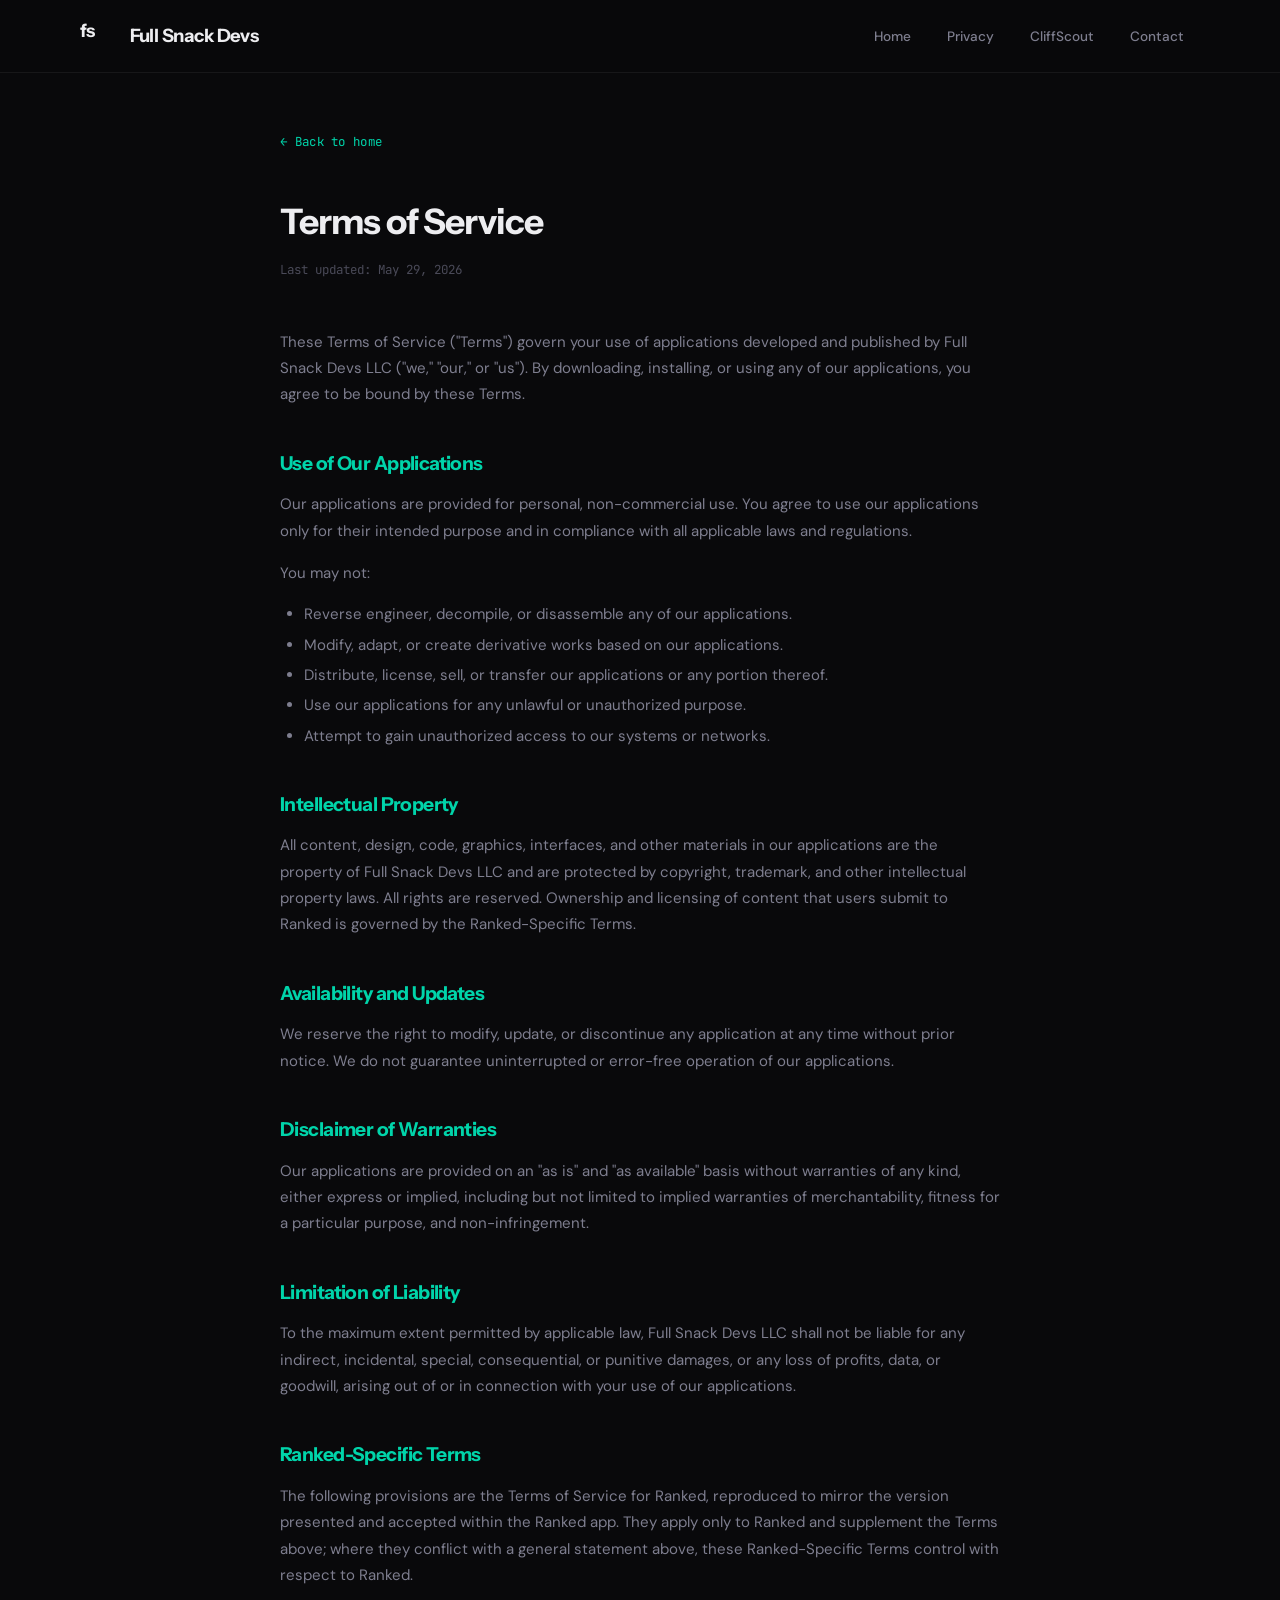
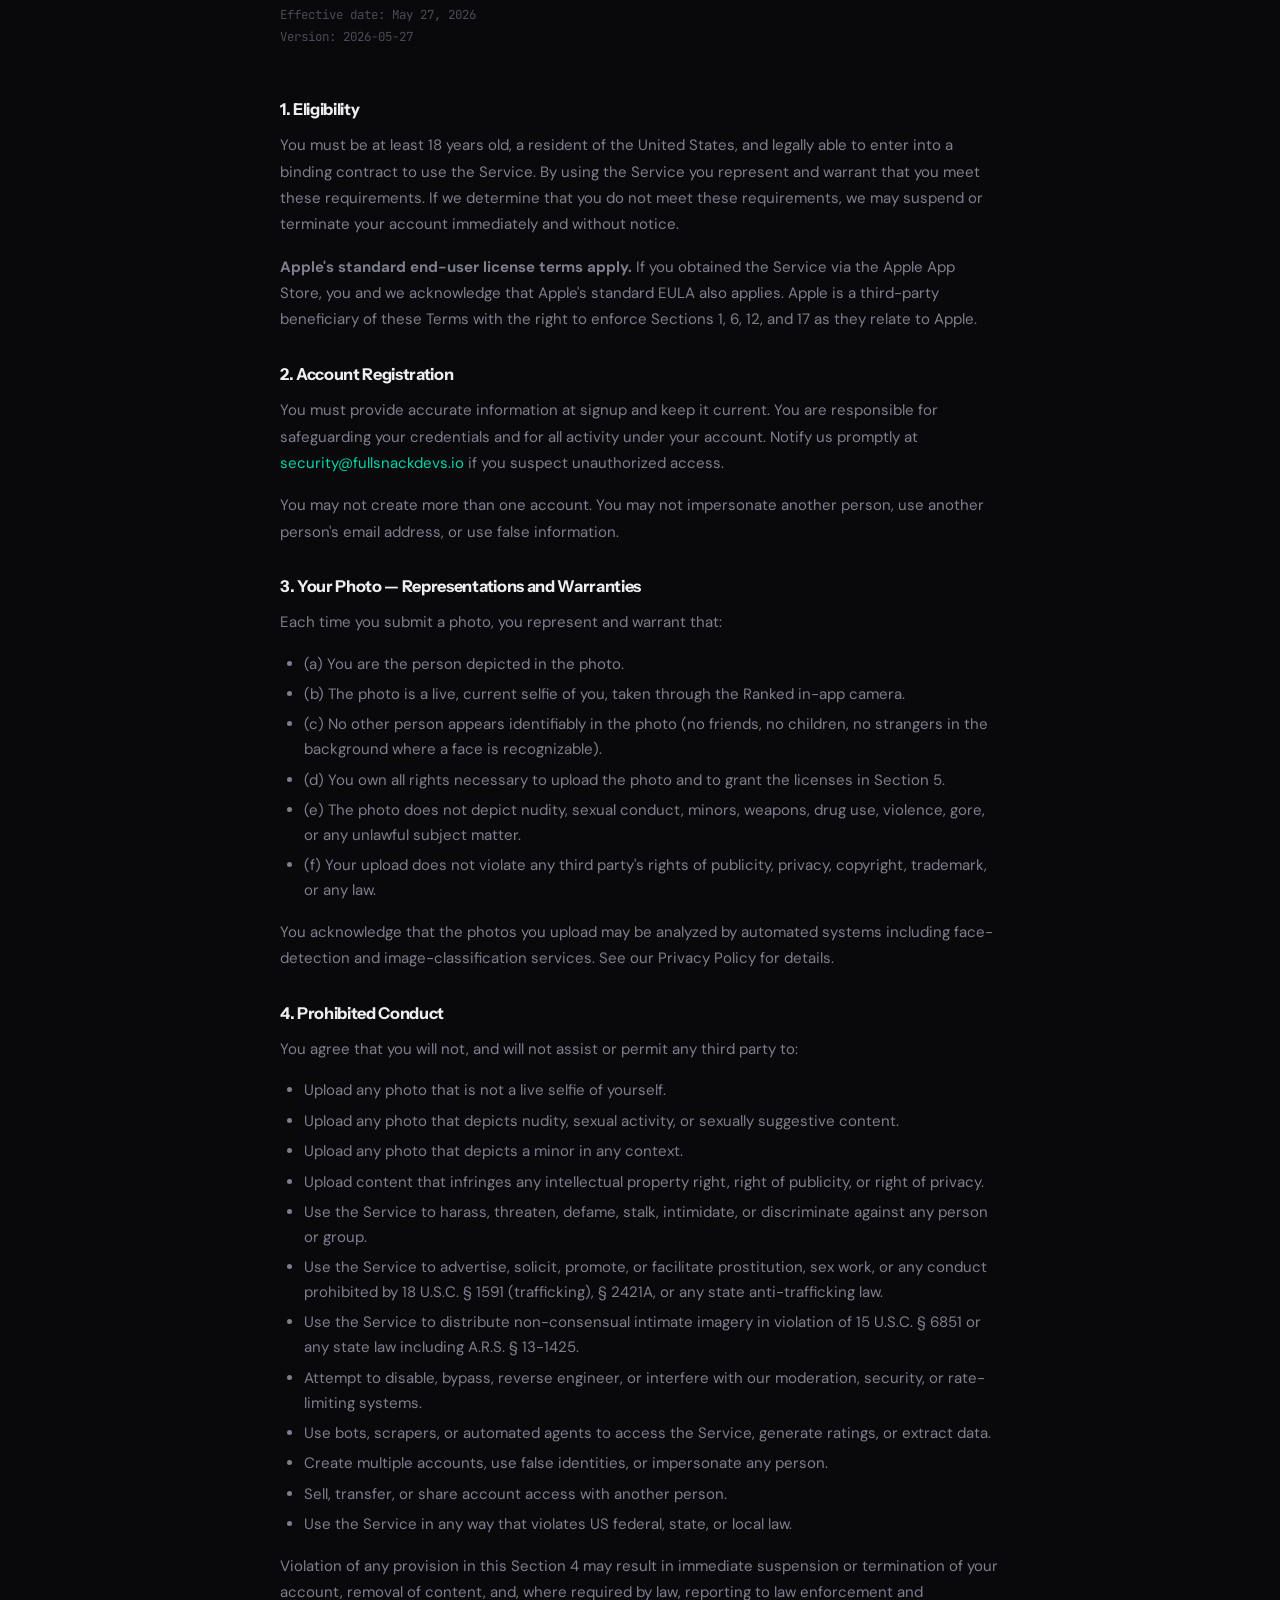
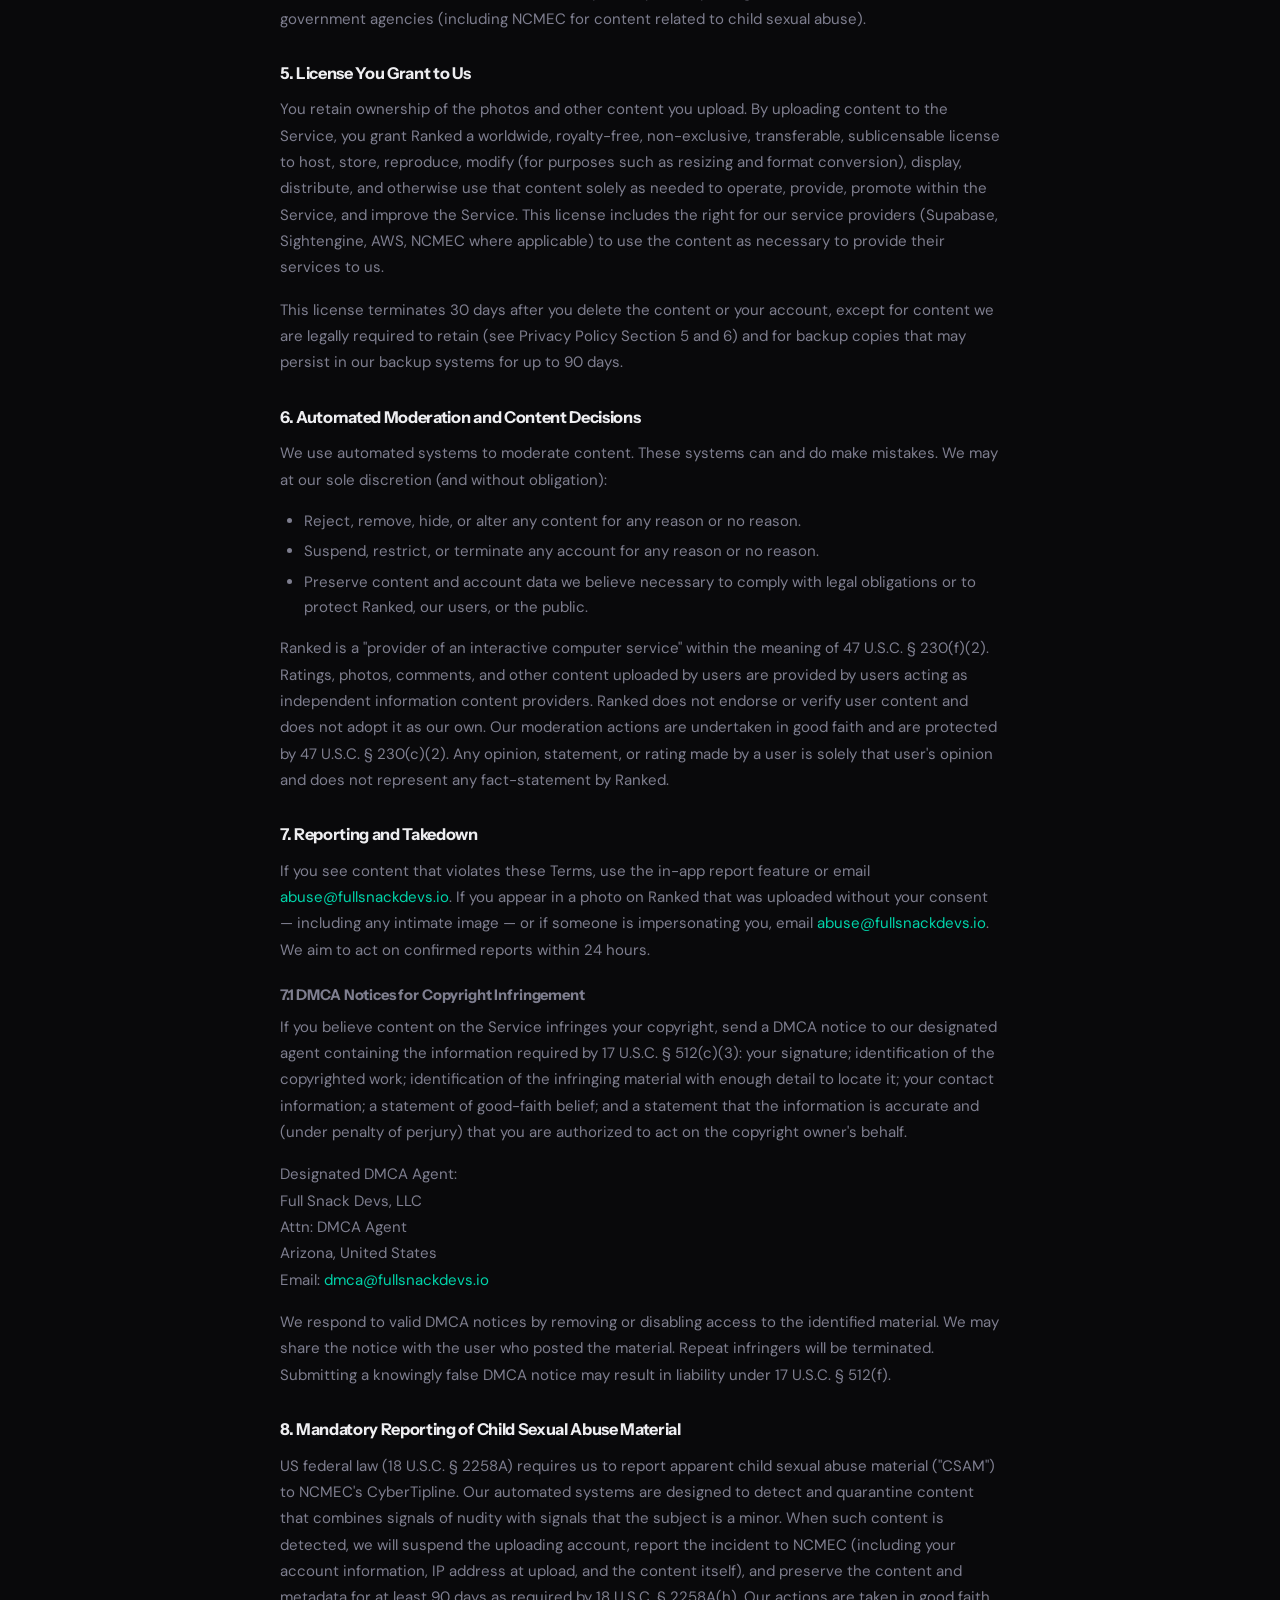
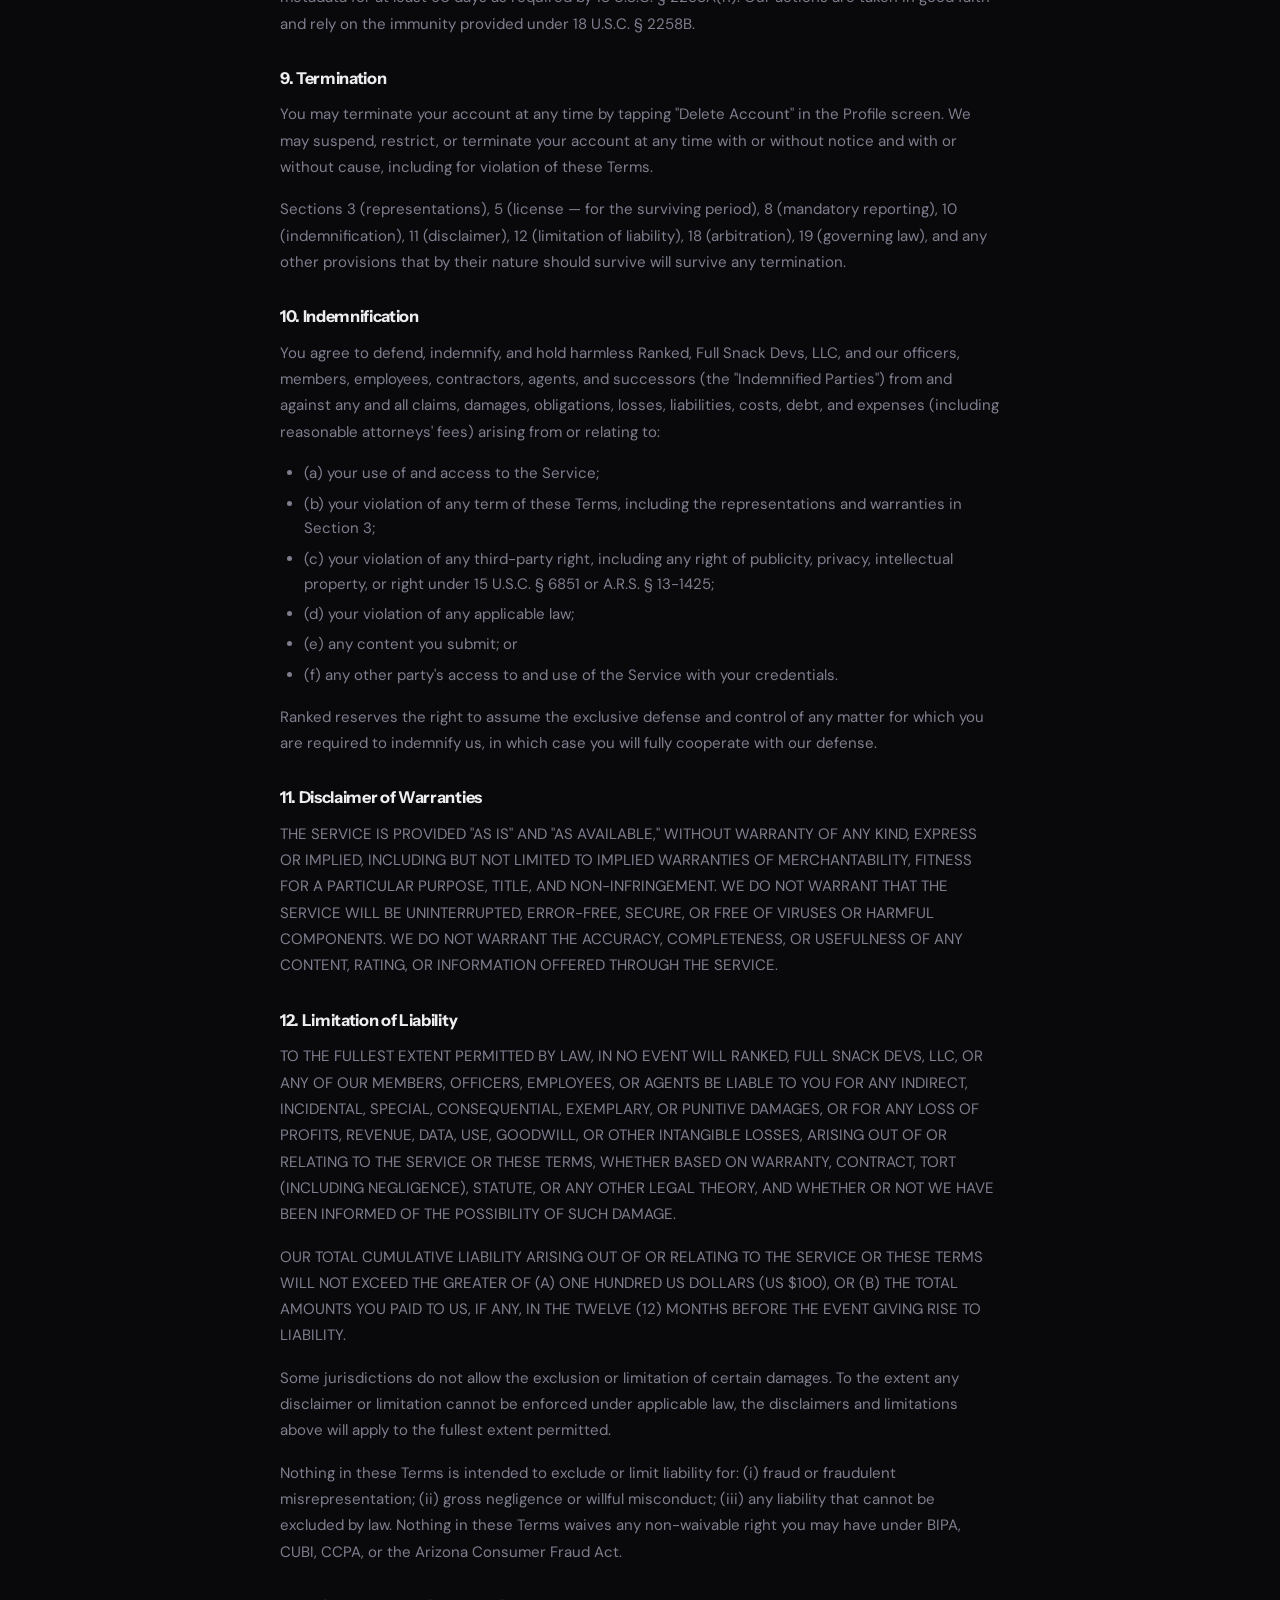
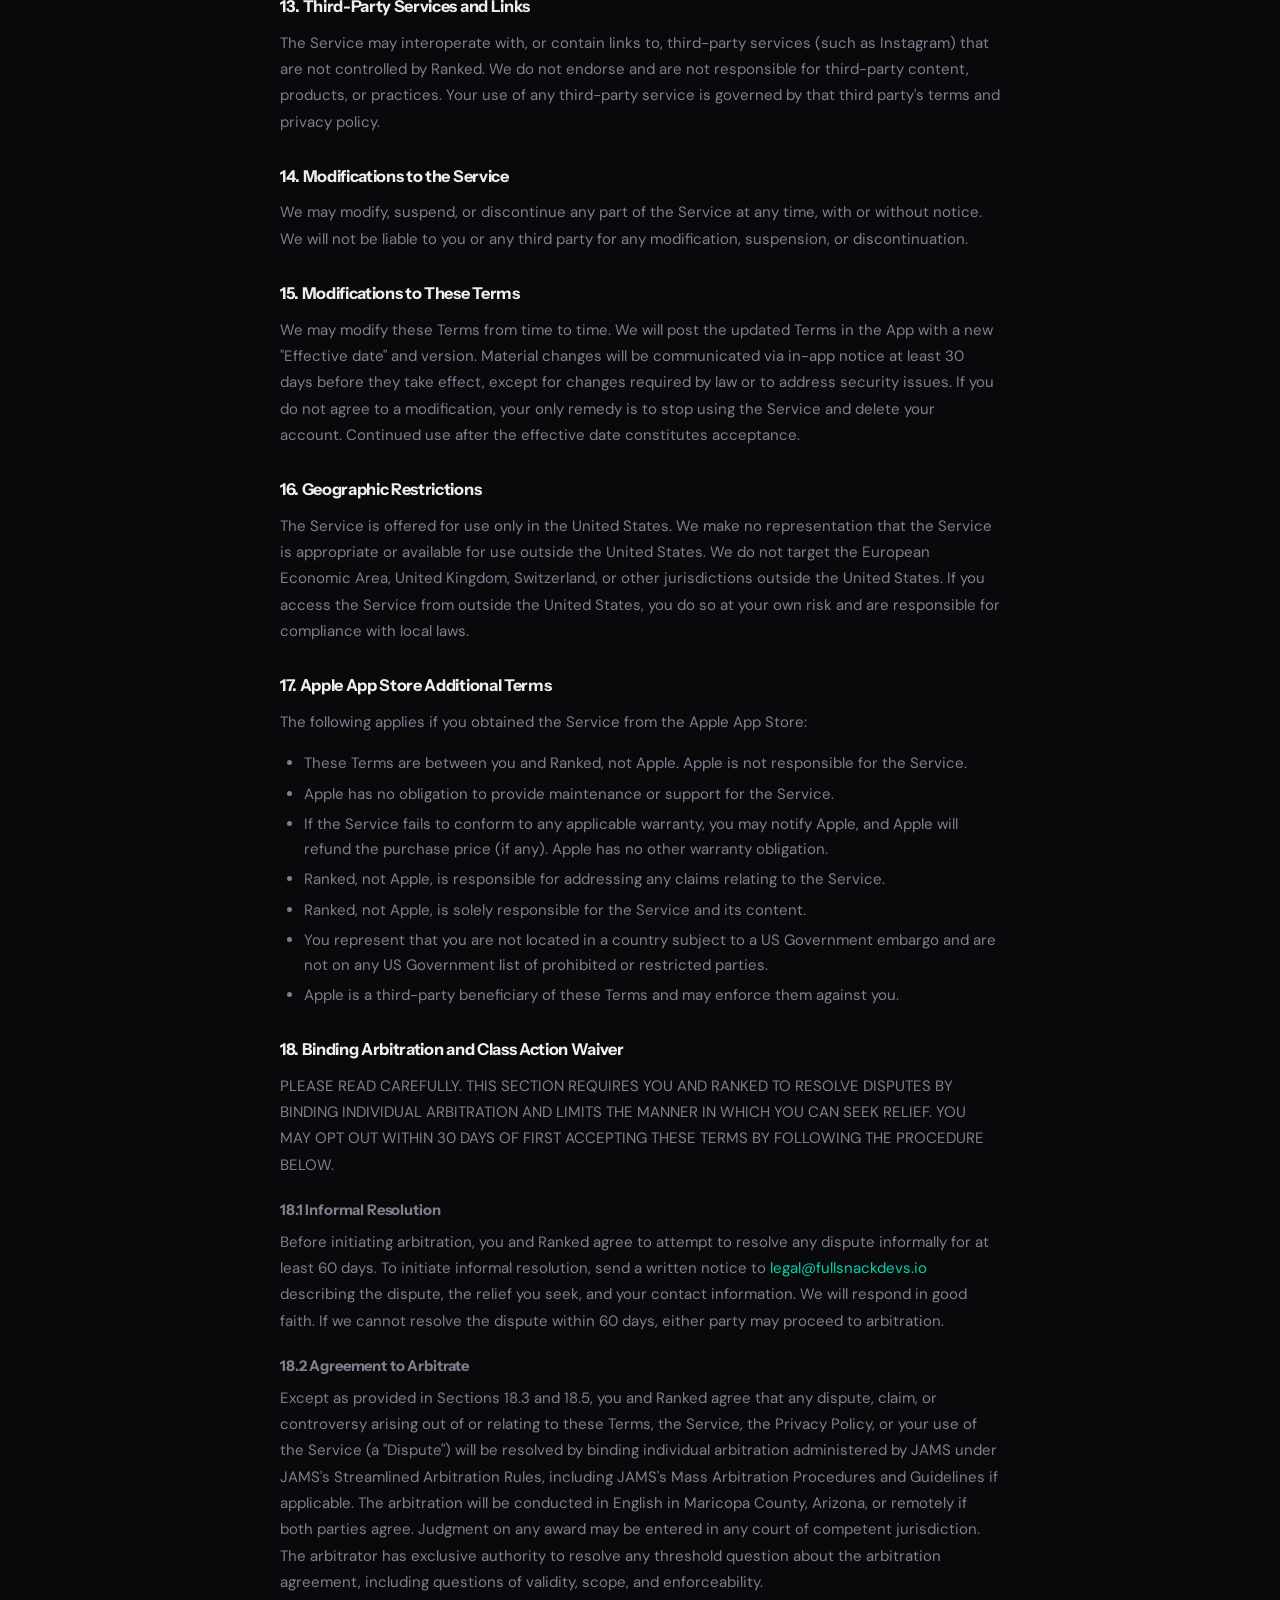
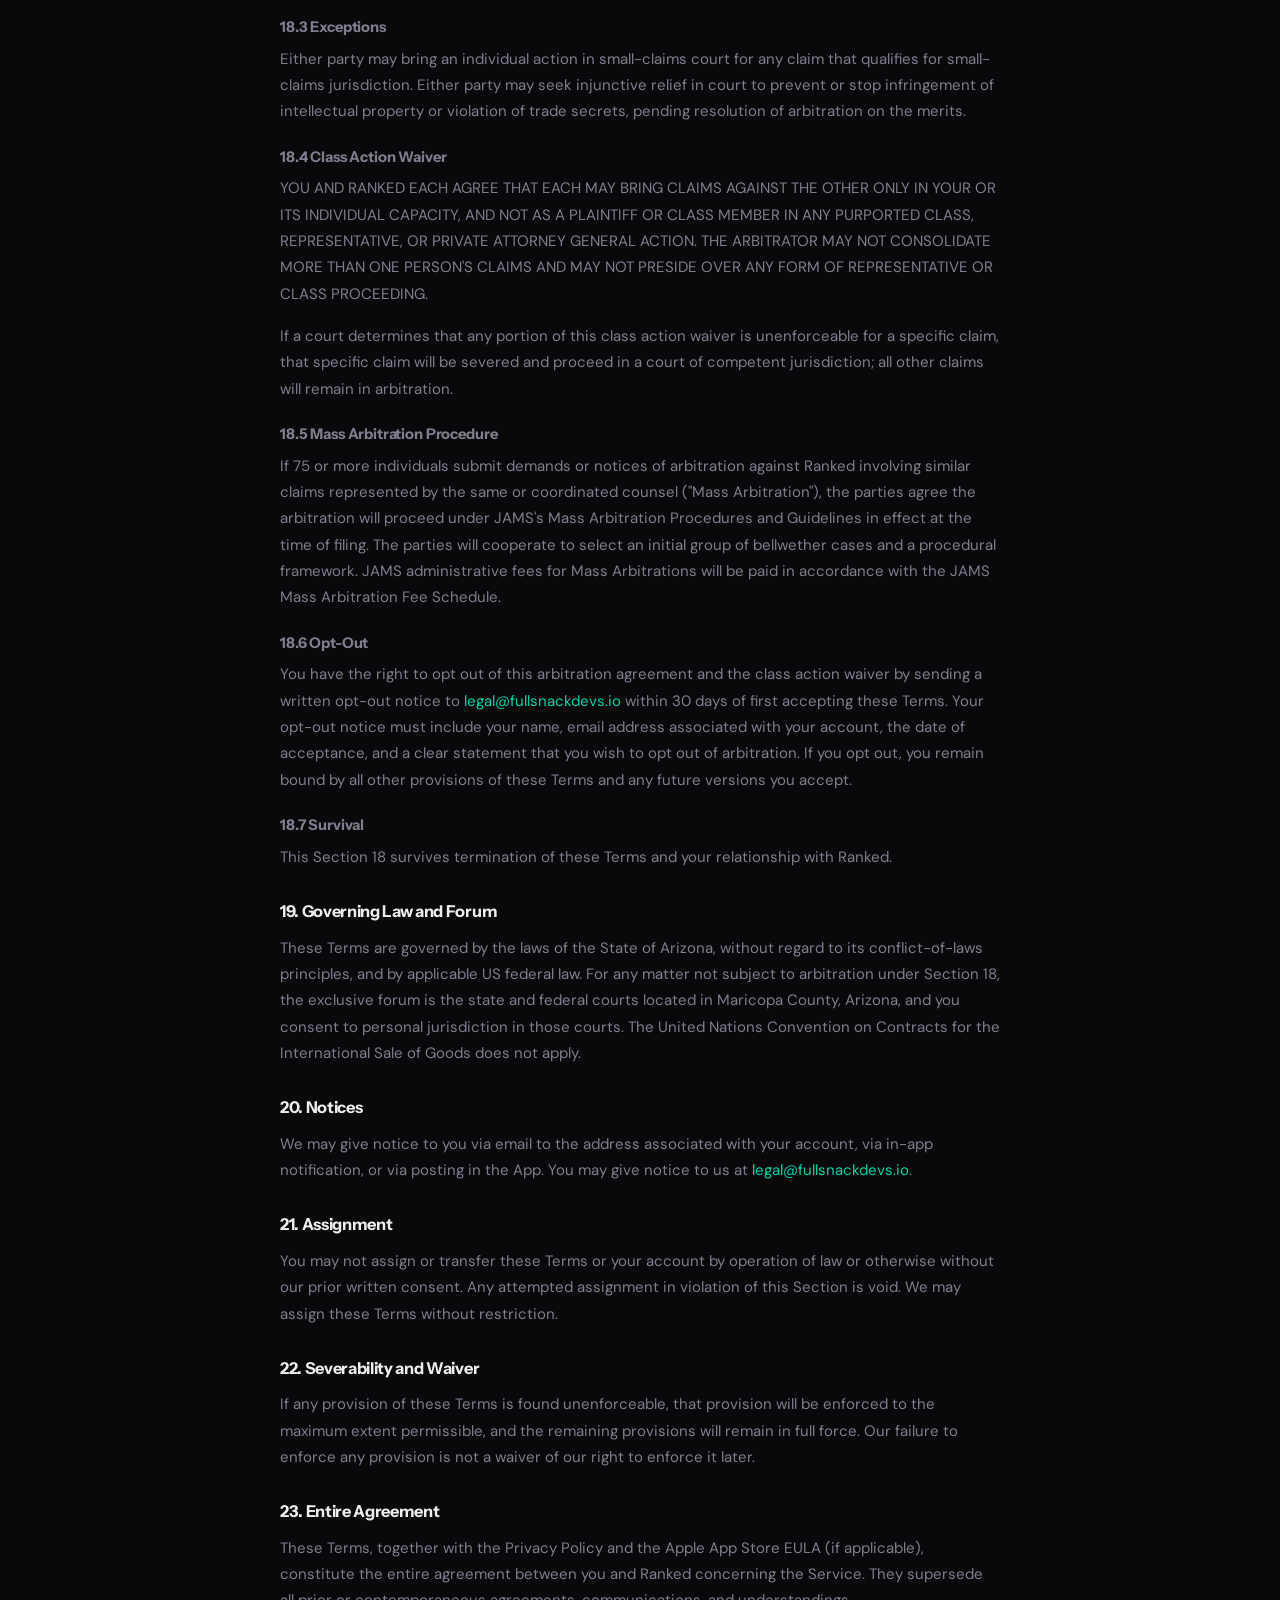
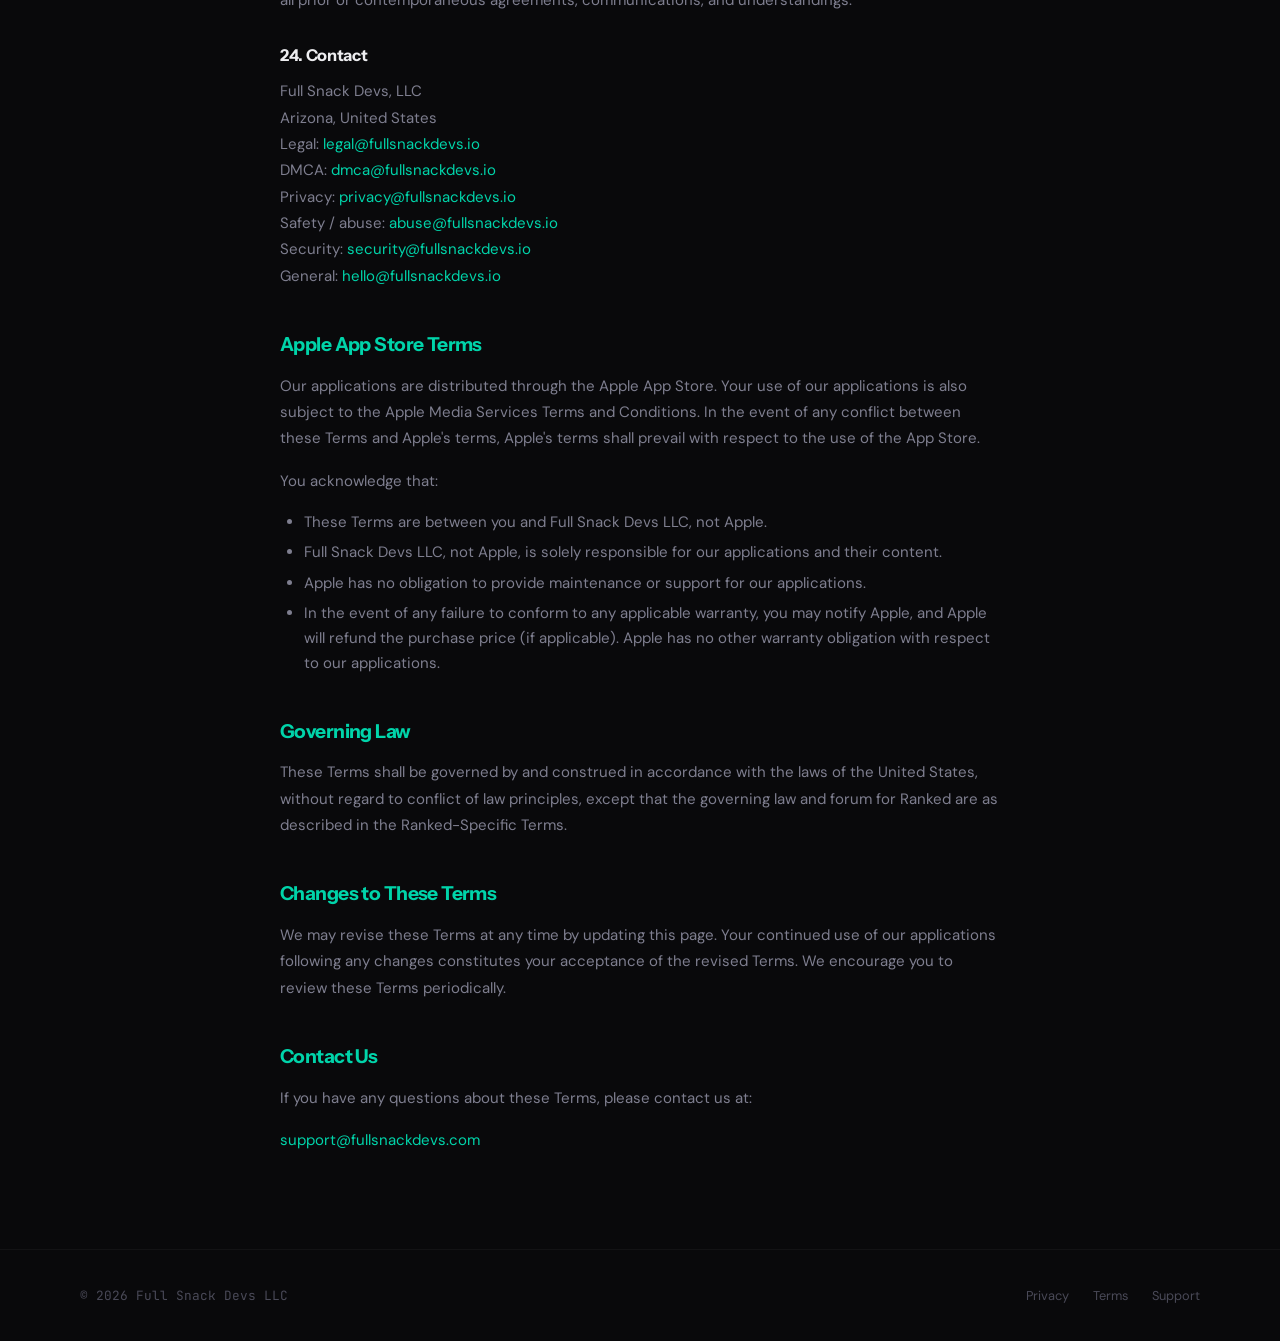
<file: terms.html>
<!DOCTYPE html>
<html lang="en">
<head>
  <meta charset="UTF-8">
  <meta name="viewport" content="width=device-width, initial-scale=1.0">
  <title>Terms of Service — Full Snack Devs</title>
  <meta name="description" content="Terms of Service for Full Snack Devs applications.">
  <link rel="stylesheet" href="style.css">
  <link rel="icon" type="image/png" href="assets/FullSnackDevsLogo.png">
</head>
<body>

<nav class="nav">
  <div class="nav-inner">
    <a href="index.html" class="nav-logo">
      <span class="logo-mark">fs</span>
      Full Snack Devs
    </a>
    <ul class="nav-links">
      <li><a href="index.html">Home</a></li>
      <li><a href="privacy.html">Privacy</a></li>
      <li><a href="/cliffscout/">CliffScout</a></li>
      <li><a href="index.html#contact">Contact</a></li>
    </ul>
  </div>
</nav>

<section class="legal-page">
  <div class="container">
    <a href="index.html" class="legal-back">&larr; Back to home</a>
    <h1>Terms of Service</h1>
    <p class="updated">Last updated: May 29, 2026</p>

    <p>These Terms of Service ("Terms") govern your use of applications developed and published by Full Snack Devs LLC ("we," "our," or "us"). By downloading, installing, or using any of our applications, you agree to be bound by these Terms.</p>

    <h2>Use of Our Applications</h2>
    <p>Our applications are provided for personal, non-commercial use. You agree to use our applications only for their intended purpose and in compliance with all applicable laws and regulations.</p>
    <p>You may not:</p>
    <ul>
      <li>Reverse engineer, decompile, or disassemble any of our applications.</li>
      <li>Modify, adapt, or create derivative works based on our applications.</li>
      <li>Distribute, license, sell, or transfer our applications or any portion thereof.</li>
      <li>Use our applications for any unlawful or unauthorized purpose.</li>
      <li>Attempt to gain unauthorized access to our systems or networks.</li>
    </ul>

    <h2>Intellectual Property</h2>
    <p>All content, design, code, graphics, interfaces, and other materials in our applications are the property of Full Snack Devs LLC and are protected by copyright, trademark, and other intellectual property laws. All rights are reserved. Ownership and licensing of content that users submit to Ranked is governed by the Ranked-Specific Terms.</p>

    <h2>Availability and Updates</h2>
    <p>We reserve the right to modify, update, or discontinue any application at any time without prior notice. We do not guarantee uninterrupted or error-free operation of our applications.</p>

    <h2>Disclaimer of Warranties</h2>
    <p>Our applications are provided on an "as is" and "as available" basis without warranties of any kind, either express or implied, including but not limited to implied warranties of merchantability, fitness for a particular purpose, and non-infringement.</p>

    <h2>Limitation of Liability</h2>
    <p>To the maximum extent permitted by applicable law, Full Snack Devs LLC shall not be liable for any indirect, incidental, special, consequential, or punitive damages, or any loss of profits, data, or goodwill, arising out of or in connection with your use of our applications.</p>

    <h2>Ranked-Specific Terms</h2>
    <p>The following provisions are the Terms of Service for Ranked, reproduced to mirror the version presented and accepted within the Ranked app. They apply only to Ranked and supplement the Terms above; where they conflict with a general statement above, these Ranked-Specific Terms control with respect to Ranked.</p>
    <p class="updated">Effective date: May 27, 2026<br>Version: 2026-05-27</p>

    <h3>1. Eligibility</h3>
    <p>You must be at least 18 years old, a resident of the United States, and legally able to enter into a binding contract to use the Service. By using the Service you represent and warrant that you meet these requirements. If we determine that you do not meet these requirements, we may suspend or terminate your account immediately and without notice.</p>
    <p><strong>Apple's standard end-user license terms apply.</strong> If you obtained the Service via the Apple App Store, you and we acknowledge that Apple's standard EULA also applies. Apple is a third-party beneficiary of these Terms with the right to enforce Sections 1, 6, 12, and 17 as they relate to Apple.</p>

    <h3>2. Account Registration</h3>
    <p>You must provide accurate information at signup and keep it current. You are responsible for safeguarding your credentials and for all activity under your account. Notify us promptly at <a href="mailto:security@fullsnackdevs.io">security@fullsnackdevs.io</a> if you suspect unauthorized access.</p>
    <p>You may not create more than one account. You may not impersonate another person, use another person's email address, or use false information.</p>

    <h3>3. Your Photo — Representations and Warranties</h3>
    <p>Each time you submit a photo, you represent and warrant that:</p>
    <ul>
      <li>(a) You are the person depicted in the photo.</li>
      <li>(b) The photo is a live, current selfie of you, taken through the Ranked in-app camera.</li>
      <li>(c) No other person appears identifiably in the photo (no friends, no children, no strangers in the background where a face is recognizable).</li>
      <li>(d) You own all rights necessary to upload the photo and to grant the licenses in Section 5.</li>
      <li>(e) The photo does not depict nudity, sexual conduct, minors, weapons, drug use, violence, gore, or any unlawful subject matter.</li>
      <li>(f) Your upload does not violate any third party's rights of publicity, privacy, copyright, trademark, or any law.</li>
    </ul>
    <p>You acknowledge that the photos you upload may be analyzed by automated systems including face-detection and image-classification services. See our Privacy Policy for details.</p>

    <h3>4. Prohibited Conduct</h3>
    <p>You agree that you will not, and will not assist or permit any third party to:</p>
    <ul>
      <li>Upload any photo that is not a live selfie of yourself.</li>
      <li>Upload any photo that depicts nudity, sexual activity, or sexually suggestive content.</li>
      <li>Upload any photo that depicts a minor in any context.</li>
      <li>Upload content that infringes any intellectual property right, right of publicity, or right of privacy.</li>
      <li>Use the Service to harass, threaten, defame, stalk, intimidate, or discriminate against any person or group.</li>
      <li>Use the Service to advertise, solicit, promote, or facilitate prostitution, sex work, or any conduct prohibited by 18 U.S.C. § 1591 (trafficking), § 2421A, or any state anti-trafficking law.</li>
      <li>Use the Service to distribute non-consensual intimate imagery in violation of 15 U.S.C. § 6851 or any state law including A.R.S. § 13-1425.</li>
      <li>Attempt to disable, bypass, reverse engineer, or interfere with our moderation, security, or rate-limiting systems.</li>
      <li>Use bots, scrapers, or automated agents to access the Service, generate ratings, or extract data.</li>
      <li>Create multiple accounts, use false identities, or impersonate any person.</li>
      <li>Sell, transfer, or share account access with another person.</li>
      <li>Use the Service in any way that violates US federal, state, or local law.</li>
    </ul>
    <p>Violation of any provision in this Section 4 may result in immediate suspension or termination of your account, removal of content, and, where required by law, reporting to law enforcement and government agencies (including NCMEC for content related to child sexual abuse).</p>

    <h3>5. License You Grant to Us</h3>
    <p>You retain ownership of the photos and other content you upload. By uploading content to the Service, you grant Ranked a worldwide, royalty-free, non-exclusive, transferable, sublicensable license to host, store, reproduce, modify (for purposes such as resizing and format conversion), display, distribute, and otherwise use that content solely as needed to operate, provide, promote within the Service, and improve the Service. This license includes the right for our service providers (Supabase, Sightengine, AWS, NCMEC where applicable) to use the content as necessary to provide their services to us.</p>
    <p>This license terminates 30 days after you delete the content or your account, except for content we are legally required to retain (see Privacy Policy Section 5 and 6) and for backup copies that may persist in our backup systems for up to 90 days.</p>

    <h3>6. Automated Moderation and Content Decisions</h3>
    <p>We use automated systems to moderate content. These systems can and do make mistakes. We may at our sole discretion (and without obligation):</p>
    <ul>
      <li>Reject, remove, hide, or alter any content for any reason or no reason.</li>
      <li>Suspend, restrict, or terminate any account for any reason or no reason.</li>
      <li>Preserve content and account data we believe necessary to comply with legal obligations or to protect Ranked, our users, or the public.</li>
    </ul>
    <p>Ranked is a "provider of an interactive computer service" within the meaning of 47 U.S.C. § 230(f)(2). Ratings, photos, comments, and other content uploaded by users are provided by users acting as independent information content providers. Ranked does not endorse or verify user content and does not adopt it as our own. Our moderation actions are undertaken in good faith and are protected by 47 U.S.C. § 230(c)(2). Any opinion, statement, or rating made by a user is solely that user's opinion and does not represent any fact-statement by Ranked.</p>

    <h3>7. Reporting and Takedown</h3>
    <p>If you see content that violates these Terms, use the in-app report feature or email <a href="mailto:abuse@fullsnackdevs.io">abuse@fullsnackdevs.io</a>. If you appear in a photo on Ranked that was uploaded without your consent — including any intimate image — or if someone is impersonating you, email <a href="mailto:abuse@fullsnackdevs.io">abuse@fullsnackdevs.io</a>. We aim to act on confirmed reports within 24 hours.</p>

    <h4>7.1 DMCA Notices for Copyright Infringement</h4>
    <p>If you believe content on the Service infringes your copyright, send a DMCA notice to our designated agent containing the information required by 17 U.S.C. § 512(c)(3): your signature; identification of the copyrighted work; identification of the infringing material with enough detail to locate it; your contact information; a statement of good-faith belief; and a statement that the information is accurate and (under penalty of perjury) that you are authorized to act on the copyright owner's behalf.</p>
    <p>Designated DMCA Agent:<br>
    Full Snack Devs, LLC<br>
    Attn: DMCA Agent<br>
    Arizona, United States<br>
    Email: <a href="mailto:dmca@fullsnackdevs.io">dmca@fullsnackdevs.io</a></p>
    <p>We respond to valid DMCA notices by removing or disabling access to the identified material. We may share the notice with the user who posted the material. Repeat infringers will be terminated. Submitting a knowingly false DMCA notice may result in liability under 17 U.S.C. § 512(f).</p>

    <h3>8. Mandatory Reporting of Child Sexual Abuse Material</h3>
    <p>US federal law (18 U.S.C. § 2258A) requires us to report apparent child sexual abuse material ("CSAM") to NCMEC's CyberTipline. Our automated systems are designed to detect and quarantine content that combines signals of nudity with signals that the subject is a minor. When such content is detected, we will suspend the uploading account, report the incident to NCMEC (including your account information, IP address at upload, and the content itself), and preserve the content and metadata for at least 90 days as required by 18 U.S.C. § 2258A(h). Our actions are taken in good faith and rely on the immunity provided under 18 U.S.C. § 2258B.</p>

    <h3>9. Termination</h3>
    <p>You may terminate your account at any time by tapping "Delete Account" in the Profile screen. We may suspend, restrict, or terminate your account at any time with or without notice and with or without cause, including for violation of these Terms.</p>
    <p>Sections 3 (representations), 5 (license — for the surviving period), 8 (mandatory reporting), 10 (indemnification), 11 (disclaimer), 12 (limitation of liability), 18 (arbitration), 19 (governing law), and any other provisions that by their nature should survive will survive any termination.</p>

    <h3>10. Indemnification</h3>
    <p>You agree to defend, indemnify, and hold harmless Ranked, Full Snack Devs, LLC, and our officers, members, employees, contractors, agents, and successors (the "Indemnified Parties") from and against any and all claims, damages, obligations, losses, liabilities, costs, debt, and expenses (including reasonable attorneys' fees) arising from or relating to:</p>
    <ul>
      <li>(a) your use of and access to the Service;</li>
      <li>(b) your violation of any term of these Terms, including the representations and warranties in Section 3;</li>
      <li>(c) your violation of any third-party right, including any right of publicity, privacy, intellectual property, or right under 15 U.S.C. § 6851 or A.R.S. § 13-1425;</li>
      <li>(d) your violation of any applicable law;</li>
      <li>(e) any content you submit; or</li>
      <li>(f) any other party's access to and use of the Service with your credentials.</li>
    </ul>
    <p>Ranked reserves the right to assume the exclusive defense and control of any matter for which you are required to indemnify us, in which case you will fully cooperate with our defense.</p>

    <h3>11. Disclaimer of Warranties</h3>
    <p>THE SERVICE IS PROVIDED "AS IS" AND "AS AVAILABLE," WITHOUT WARRANTY OF ANY KIND, EXPRESS OR IMPLIED, INCLUDING BUT NOT LIMITED TO IMPLIED WARRANTIES OF MERCHANTABILITY, FITNESS FOR A PARTICULAR PURPOSE, TITLE, AND NON-INFRINGEMENT. WE DO NOT WARRANT THAT THE SERVICE WILL BE UNINTERRUPTED, ERROR-FREE, SECURE, OR FREE OF VIRUSES OR HARMFUL COMPONENTS. WE DO NOT WARRANT THE ACCURACY, COMPLETENESS, OR USEFULNESS OF ANY CONTENT, RATING, OR INFORMATION OFFERED THROUGH THE SERVICE.</p>

    <h3>12. Limitation of Liability</h3>
    <p>TO THE FULLEST EXTENT PERMITTED BY LAW, IN NO EVENT WILL RANKED, FULL SNACK DEVS, LLC, OR ANY OF OUR MEMBERS, OFFICERS, EMPLOYEES, OR AGENTS BE LIABLE TO YOU FOR ANY INDIRECT, INCIDENTAL, SPECIAL, CONSEQUENTIAL, EXEMPLARY, OR PUNITIVE DAMAGES, OR FOR ANY LOSS OF PROFITS, REVENUE, DATA, USE, GOODWILL, OR OTHER INTANGIBLE LOSSES, ARISING OUT OF OR RELATING TO THE SERVICE OR THESE TERMS, WHETHER BASED ON WARRANTY, CONTRACT, TORT (INCLUDING NEGLIGENCE), STATUTE, OR ANY OTHER LEGAL THEORY, AND WHETHER OR NOT WE HAVE BEEN INFORMED OF THE POSSIBILITY OF SUCH DAMAGE.</p>
    <p>OUR TOTAL CUMULATIVE LIABILITY ARISING OUT OF OR RELATING TO THE SERVICE OR THESE TERMS WILL NOT EXCEED THE GREATER OF (A) ONE HUNDRED US DOLLARS (US $100), OR (B) THE TOTAL AMOUNTS YOU PAID TO US, IF ANY, IN THE TWELVE (12) MONTHS BEFORE THE EVENT GIVING RISE TO LIABILITY.</p>
    <p>Some jurisdictions do not allow the exclusion or limitation of certain damages. To the extent any disclaimer or limitation cannot be enforced under applicable law, the disclaimers and limitations above will apply to the fullest extent permitted.</p>
    <p>Nothing in these Terms is intended to exclude or limit liability for: (i) fraud or fraudulent misrepresentation; (ii) gross negligence or willful misconduct; (iii) any liability that cannot be excluded by law. Nothing in these Terms waives any non-waivable right you may have under BIPA, CUBI, CCPA, or the Arizona Consumer Fraud Act.</p>

    <h3>13. Third-Party Services and Links</h3>
    <p>The Service may interoperate with, or contain links to, third-party services (such as Instagram) that are not controlled by Ranked. We do not endorse and are not responsible for third-party content, products, or practices. Your use of any third-party service is governed by that third party's terms and privacy policy.</p>

    <h3>14. Modifications to the Service</h3>
    <p>We may modify, suspend, or discontinue any part of the Service at any time, with or without notice. We will not be liable to you or any third party for any modification, suspension, or discontinuation.</p>

    <h3>15. Modifications to These Terms</h3>
    <p>We may modify these Terms from time to time. We will post the updated Terms in the App with a new "Effective date" and version. Material changes will be communicated via in-app notice at least 30 days before they take effect, except for changes required by law or to address security issues. If you do not agree to a modification, your only remedy is to stop using the Service and delete your account. Continued use after the effective date constitutes acceptance.</p>

    <h3>16. Geographic Restrictions</h3>
    <p>The Service is offered for use only in the United States. We make no representation that the Service is appropriate or available for use outside the United States. We do not target the European Economic Area, United Kingdom, Switzerland, or other jurisdictions outside the United States. If you access the Service from outside the United States, you do so at your own risk and are responsible for compliance with local laws.</p>

    <h3>17. Apple App Store Additional Terms</h3>
    <p>The following applies if you obtained the Service from the Apple App Store:</p>
    <ul>
      <li>These Terms are between you and Ranked, not Apple. Apple is not responsible for the Service.</li>
      <li>Apple has no obligation to provide maintenance or support for the Service.</li>
      <li>If the Service fails to conform to any applicable warranty, you may notify Apple, and Apple will refund the purchase price (if any). Apple has no other warranty obligation.</li>
      <li>Ranked, not Apple, is responsible for addressing any claims relating to the Service.</li>
      <li>Ranked, not Apple, is solely responsible for the Service and its content.</li>
      <li>You represent that you are not located in a country subject to a US Government embargo and are not on any US Government list of prohibited or restricted parties.</li>
      <li>Apple is a third-party beneficiary of these Terms and may enforce them against you.</li>
    </ul>

    <h3>18. Binding Arbitration and Class Action Waiver</h3>
    <p>PLEASE READ CAREFULLY. THIS SECTION REQUIRES YOU AND RANKED TO RESOLVE DISPUTES BY BINDING INDIVIDUAL ARBITRATION AND LIMITS THE MANNER IN WHICH YOU CAN SEEK RELIEF. YOU MAY OPT OUT WITHIN 30 DAYS OF FIRST ACCEPTING THESE TERMS BY FOLLOWING THE PROCEDURE BELOW.</p>

    <h4>18.1 Informal Resolution</h4>
    <p>Before initiating arbitration, you and Ranked agree to attempt to resolve any dispute informally for at least 60 days. To initiate informal resolution, send a written notice to <a href="mailto:legal@fullsnackdevs.io">legal@fullsnackdevs.io</a> describing the dispute, the relief you seek, and your contact information. We will respond in good faith. If we cannot resolve the dispute within 60 days, either party may proceed to arbitration.</p>

    <h4>18.2 Agreement to Arbitrate</h4>
    <p>Except as provided in Sections 18.3 and 18.5, you and Ranked agree that any dispute, claim, or controversy arising out of or relating to these Terms, the Service, the Privacy Policy, or your use of the Service (a "Dispute") will be resolved by binding individual arbitration administered by JAMS under JAMS's Streamlined Arbitration Rules, including JAMS's Mass Arbitration Procedures and Guidelines if applicable. The arbitration will be conducted in English in Maricopa County, Arizona, or remotely if both parties agree. Judgment on any award may be entered in any court of competent jurisdiction. The arbitrator has exclusive authority to resolve any threshold question about the arbitration agreement, including questions of validity, scope, and enforceability.</p>

    <h4>18.3 Exceptions</h4>
    <p>Either party may bring an individual action in small-claims court for any claim that qualifies for small-claims jurisdiction. Either party may seek injunctive relief in court to prevent or stop infringement of intellectual property or violation of trade secrets, pending resolution of arbitration on the merits.</p>

    <h4>18.4 Class Action Waiver</h4>
    <p>YOU AND RANKED EACH AGREE THAT EACH MAY BRING CLAIMS AGAINST THE OTHER ONLY IN YOUR OR ITS INDIVIDUAL CAPACITY, AND NOT AS A PLAINTIFF OR CLASS MEMBER IN ANY PURPORTED CLASS, REPRESENTATIVE, OR PRIVATE ATTORNEY GENERAL ACTION. THE ARBITRATOR MAY NOT CONSOLIDATE MORE THAN ONE PERSON'S CLAIMS AND MAY NOT PRESIDE OVER ANY FORM OF REPRESENTATIVE OR CLASS PROCEEDING.</p>
    <p>If a court determines that any portion of this class action waiver is unenforceable for a specific claim, that specific claim will be severed and proceed in a court of competent jurisdiction; all other claims will remain in arbitration.</p>

    <h4>18.5 Mass Arbitration Procedure</h4>
    <p>If 75 or more individuals submit demands or notices of arbitration against Ranked involving similar claims represented by the same or coordinated counsel ("Mass Arbitration"), the parties agree the arbitration will proceed under JAMS's Mass Arbitration Procedures and Guidelines in effect at the time of filing. The parties will cooperate to select an initial group of bellwether cases and a procedural framework. JAMS administrative fees for Mass Arbitrations will be paid in accordance with the JAMS Mass Arbitration Fee Schedule.</p>

    <h4>18.6 Opt-Out</h4>
    <p>You have the right to opt out of this arbitration agreement and the class action waiver by sending a written opt-out notice to <a href="mailto:legal@fullsnackdevs.io">legal@fullsnackdevs.io</a> within 30 days of first accepting these Terms. Your opt-out notice must include your name, email address associated with your account, the date of acceptance, and a clear statement that you wish to opt out of arbitration. If you opt out, you remain bound by all other provisions of these Terms and any future versions you accept.</p>

    <h4>18.7 Survival</h4>
    <p>This Section 18 survives termination of these Terms and your relationship with Ranked.</p>

    <h3>19. Governing Law and Forum</h3>
    <p>These Terms are governed by the laws of the State of Arizona, without regard to its conflict-of-laws principles, and by applicable US federal law. For any matter not subject to arbitration under Section 18, the exclusive forum is the state and federal courts located in Maricopa County, Arizona, and you consent to personal jurisdiction in those courts. The United Nations Convention on Contracts for the International Sale of Goods does not apply.</p>

    <h3>20. Notices</h3>
    <p>We may give notice to you via email to the address associated with your account, via in-app notification, or via posting in the App. You may give notice to us at <a href="mailto:legal@fullsnackdevs.io">legal@fullsnackdevs.io</a>.</p>

    <h3>21. Assignment</h3>
    <p>You may not assign or transfer these Terms or your account by operation of law or otherwise without our prior written consent. Any attempted assignment in violation of this Section is void. We may assign these Terms without restriction.</p>

    <h3>22. Severability and Waiver</h3>
    <p>If any provision of these Terms is found unenforceable, that provision will be enforced to the maximum extent permissible, and the remaining provisions will remain in full force. Our failure to enforce any provision is not a waiver of our right to enforce it later.</p>

    <h3>23. Entire Agreement</h3>
    <p>These Terms, together with the Privacy Policy and the Apple App Store EULA (if applicable), constitute the entire agreement between you and Ranked concerning the Service. They supersede all prior or contemporaneous agreements, communications, and understandings.</p>

    <h3>24. Contact</h3>
    <p>Full Snack Devs, LLC<br>
    Arizona, United States<br>
    Legal: <a href="mailto:legal@fullsnackdevs.io">legal@fullsnackdevs.io</a><br>
    DMCA: <a href="mailto:dmca@fullsnackdevs.io">dmca@fullsnackdevs.io</a><br>
    Privacy: <a href="mailto:privacy@fullsnackdevs.io">privacy@fullsnackdevs.io</a><br>
    Safety / abuse: <a href="mailto:abuse@fullsnackdevs.io">abuse@fullsnackdevs.io</a><br>
    Security: <a href="mailto:security@fullsnackdevs.io">security@fullsnackdevs.io</a><br>
    General: <a href="mailto:hello@fullsnackdevs.io">hello@fullsnackdevs.io</a></p>

    <h2>Apple App Store Terms</h2>
    <p>Our applications are distributed through the Apple App Store. Your use of our applications is also subject to the Apple Media Services Terms and Conditions. In the event of any conflict between these Terms and Apple's terms, Apple's terms shall prevail with respect to the use of the App Store.</p>
    <p>You acknowledge that:</p>
    <ul>
      <li>These Terms are between you and Full Snack Devs LLC, not Apple.</li>
      <li>Full Snack Devs LLC, not Apple, is solely responsible for our applications and their content.</li>
      <li>Apple has no obligation to provide maintenance or support for our applications.</li>
      <li>In the event of any failure to conform to any applicable warranty, you may notify Apple, and Apple will refund the purchase price (if applicable). Apple has no other warranty obligation with respect to our applications.</li>
    </ul>

    <h2>Governing Law</h2>
    <p>These Terms shall be governed by and construed in accordance with the laws of the United States, without regard to conflict of law principles, except that the governing law and forum for Ranked are as described in the Ranked-Specific Terms.</p>

    <h2>Changes to These Terms</h2>
    <p>We may revise these Terms at any time by updating this page. Your continued use of our applications following any changes constitutes your acceptance of the revised Terms. We encourage you to review these Terms periodically.</p>

    <h2>Contact Us</h2>
    <p>If you have any questions about these Terms, please contact us at:</p>
    <p><a href="mailto:support@fullsnackdevs.com">support@fullsnackdevs.com</a></p>

  </div>
</section>

<footer class="footer">
  <div class="footer-inner">
    <div class="footer-copy">&copy; 2026 Full Snack Devs LLC</div>
    <ul class="footer-links">
      <li><a href="privacy.html">Privacy</a></li>
      <li><a href="terms.html">Terms</a></li>
      <li><a href="mailto:support@fullsnackdevs.com">Support</a></li>
    </ul>
  </div>
</footer>

</body>
</html>
</file>
<file: style.css>
/* ==========================================
   FULL SNACK DEVS — Design System
   ========================================== */

@import url('https://fonts.googleapis.com/css2?family=Instrument+Sans:wght@400;500;600;700&family=DM+Sans:ital,wght@0,300;0,400;0,500;0,600;0,700;1,400&family=JetBrains+Mono:wght@400;500;600&display=swap');

:root {
  --bg-base: #09090b;
  --bg-surface: #0f0f12;
  --bg-elevated: #161619;
  --bg-hover: #1c1c20;
  --border: rgba(255, 255, 255, 0.06);
  --border-subtle: rgba(255, 255, 255, 0.04);

  --text-primary: #EDEDF0;
  --text-secondary: #7E7E8F;
  --text-tertiary: #4A4A58;

  --accent: #00D4AA;
  --accent-hover: #00F0C0;
  --accent-dim: rgba(0, 212, 170, 0.08);
  --accent-glow: rgba(0, 212, 170, 0.12);


  --green: #00D4AA;

  --font-display: 'Instrument Sans', 'Inter', sans-serif;
  --font-body: 'DM Sans', sans-serif;
  --font-mono: 'JetBrains Mono', monospace;

  --radius-sm: 8px;
  --radius-md: 12px;
  --radius-lg: 16px;

  --max-width: 1120px;
  --transition: 0.2s ease;
}

/* ==========================================
   Reset & Base
   ========================================== */

*, *::before, *::after { margin: 0; padding: 0; box-sizing: border-box; }

html { scroll-behavior: smooth; -webkit-font-smoothing: antialiased; }

body {
  background: var(--bg-base);
  color: var(--text-primary);
  font-family: var(--font-body);
  font-size: 16px;
  line-height: 1.65;
  overflow-x: hidden;
}

a { color: var(--accent); text-decoration: none; transition: color var(--transition); }
a:hover { color: var(--accent-hover); }

img { max-width: 100%; display: block; }

::selection { background: var(--accent); color: var(--bg-base); }

/* ==========================================
   Navigation
   ========================================== */

.nav {
  position: fixed; top: 0; left: 0; right: 0; z-index: 1000;
  padding: 0 2rem;
  background: rgba(9, 9, 11, 0.8);
  backdrop-filter: blur(20px);
  border-bottom: 1px solid var(--border);
  transition: background var(--transition);
}

.nav-inner {
  max-width: var(--max-width);
  margin: 0 auto;
  display: flex;
  justify-content: space-between;
  align-items: center;
  height: 72px;
}

.nav-logo {
  font-family: var(--font-display);
  font-weight: 700;
  font-size: 1.15rem;
  color: var(--text-primary);
  letter-spacing: -0.03em;
  display: flex;
  align-items: center;
  gap: 0.6rem;
}

.nav-logo .logo-mark {
  width: 40px; height: 40px;
  border-radius: 10px;
  object-fit: cover;
}

.nav-links {
  list-style: none;
  display: flex;
  align-items: center;
  gap: 0.25rem;
}

.nav-links a {
  font-size: 0.85rem;
  font-weight: 500;
  color: var(--text-secondary);
  padding: 0.5rem 1rem;
  border-radius: var(--radius-sm);
  transition: all var(--transition);
}

.nav-links a:hover {
  color: var(--text-primary);
  background: var(--bg-elevated);
}

.nav-cta {
  background: var(--accent-dim) !important;
  color: var(--accent) !important;
  border: 1px solid rgba(0, 212, 170, 0.15);
}

.nav-cta:hover {
  background: rgba(0, 212, 170, 0.12) !important;
  color: var(--accent-hover) !important;
}

.nav-toggle {
  display: none;
  background: none;
  border: none;
  color: var(--text-primary);
  font-size: 1.5rem;
  cursor: pointer;
  padding: 0.5rem;
}

/* ==========================================
   Hero
   ========================================== */

.hero {
  min-height: 100vh;
  display: flex;
  align-items: center;
  justify-content: center;
  padding: 8rem 2rem 6rem;
  position: relative;
  overflow: hidden;
}

/* Dot grid background */
.hero::before {
  content: '';
  position: absolute;
  top: 0; left: 0; right: 0; bottom: 0;
  background-image: radial-gradient(rgba(255,255,255,0.03) 1px, transparent 1px);
  background-size: 24px 24px;
  mask-image: linear-gradient(to bottom, rgba(0,0,0,1) 0%, rgba(0,0,0,1) 50%, rgba(0,0,0,0) 85%);
  -webkit-mask-image: linear-gradient(to bottom, rgba(0,0,0,1) 0%, rgba(0,0,0,1) 50%, rgba(0,0,0,0) 85%);
  pointer-events: none;
}

/* Bottom fade */
.hero::after {
  content: '';
  position: absolute;
  bottom: 0; left: 0; right: 0;
  height: 200px;
  background: linear-gradient(to top, var(--bg-base), transparent);
  pointer-events: none;
}

/* Scrolling background text */
.hero-bg-text {
  position: absolute;
  top: 0; left: 0; right: 0; bottom: 0;
  overflow: hidden;
  pointer-events: none;
  display: flex;
  flex-direction: column;
  justify-content: center;
  gap: 1rem;
}

.hero-bg-text-row {
  white-space: nowrap;
  font-family: var(--font-display);
  font-size: 14vw;
  font-weight: 700;
  color: transparent;
  -webkit-text-stroke: 1px rgba(255,255,255,0.03);
  line-height: 1;
  animation: hero-text-scroll 60s linear infinite;
}

.hero-bg-text-row:nth-child(2) {
  animation-delay: -20s;
  margin-top: -2vw;
}

.hero-bg-text-row:nth-child(3) {
  animation-delay: -40s;
  margin-top: -2vw;
}

@keyframes hero-text-scroll {
  0% { transform: translateX(0); }
  100% { transform: translateX(-50%); }
}

.hero-content {
  max-width: 720px;
  text-align: center;
  position: relative;
  z-index: 1;
}

.hero-badge {
  display: inline-flex;
  align-items: center;
  gap: 0.5rem;
  padding: 0;
  background: none;
  border: none;
  font-family: var(--font-mono);
  font-size: 0.68rem;
  color: var(--text-tertiary);
  letter-spacing: 2px;
  text-transform: uppercase;
  margin-bottom: 2rem;
}

.hero-badge .dot {
  width: 8px; height: 8px;
  border-radius: 50%;
  background: var(--accent);
  animation: pulse-dot 2s ease infinite;
}

@keyframes pulse-dot {
  0%, 100% { opacity: 1; }
  50% { opacity: 0.4; }
}

.hero h1 {
  font-family: var(--font-display);
  font-size: clamp(2.4rem, 5.5vw, 4.2rem);
  font-weight: 700;
  line-height: 1.05;
  letter-spacing: -0.03em;
  margin-bottom: 1.5rem;
}

.hero-sub {
  font-size: 1.1rem;
  color: var(--text-secondary);
  font-weight: 400;
  max-width: 460px;
  margin: 0 auto 2.5rem;
  line-height: 1.7;
}

.hero-cta {
  display: flex;
  justify-content: center;
  gap: 2rem;
}

.hero-cta a {
  font-family: var(--font-mono);
  font-size: 0.82rem;
  font-weight: 500;
  letter-spacing: 0.3px;
  transition: all var(--transition);
  position: relative;
}

.hero-cta a::after {
  content: '';
  position: absolute;
  bottom: -2px;
  left: 0;
  width: 0;
  height: 1px;
  transition: width var(--transition);
}

.hero-cta a:hover::after {
  width: 100%;
}

.hero-cta .cta-work {
  color: var(--accent);
}

.hero-cta .cta-work::after {
  background: var(--accent);
}

.hero-cta .cta-work:hover {
  color: var(--accent-hover);
}

.hero-cta .cta-hiring {
  color: var(--accent);
}

.hero-cta .cta-hiring::after {
  background: var(--accent);
}

.hero-cta .cta-hiring:hover {
  color: var(--accent-hover);
}

.hero-cta .arrow {
  display: inline-block;
  transition: transform var(--transition);
}

.hero-cta a:hover .arrow {
  transform: translateX(4px);
}

.hero-cta .cta-work:hover .arrow {
  transform: translateY(2px);
}

/* ==========================================
   Sections — Shared
   ========================================== */

section { padding: 9rem 2rem; }

section + section {
  border-top: 1px solid rgba(255, 255, 255, 0.05);
}

.container {
  max-width: var(--max-width);
  margin: 0 auto;
}

.section-header {
  margin-bottom: 4rem;
}

.section-tag {
  font-family: var(--font-mono);
  font-size: 0.72rem;
  letter-spacing: 2px;
  text-transform: uppercase;
  color: var(--accent);
  margin-bottom: 1rem;
  display: block;
}

.section-title {
  font-family: var(--font-display);
  font-size: clamp(2rem, 4vw, 2.8rem);
  font-weight: 700;
  letter-spacing: -0.03em;
  line-height: 1.15;
  margin-bottom: 1rem;
}

.section-desc {
  font-size: 1.05rem;
  color: var(--text-secondary);
  max-width: 540px;
  font-weight: 400;
}

/* ==========================================
   App Belt (auto-scroll marquee)
   ========================================== */

.belt-section {
  padding: 5rem 0;
  overflow: hidden;
  position: relative;
}

.belt-section::before,
.belt-section::after {
  content: '';
  position: absolute;
  top: 0;
  bottom: 0;
  width: 80px;
  pointer-events: none;
  z-index: 2;
}

.belt-section::before {
  left: 0;
  background: linear-gradient(to right, var(--bg-base), transparent);
}

.belt-section::after {
  right: 0;
  background: linear-gradient(to left, var(--bg-base), transparent);
}

.belt-label {
  text-align: center;
  font-family: var(--font-mono);
  font-size: 0.72rem;
  letter-spacing: 2px;
  text-transform: uppercase;
  color: var(--text-tertiary);
  margin-bottom: 2.5rem;
}

.belt-track {
  display: flex;
  gap: 1.5rem;
  animation: belt-scroll 30s linear infinite;
  width: max-content;
  will-change: transform;
}

.belt-track:hover { animation-play-state: paused; }

@keyframes belt-scroll {
  0% { transform: translateX(0); }
  100% { transform: translateX(calc(-50% - 0.75rem)); }
}

.belt-card {
  flex-shrink: 0;
  width: 240px;
  padding: 1.25rem;
  background: rgba(255, 255, 255, 0.02);
  backdrop-filter: blur(12px);
  border: 1px solid rgba(255, 255, 255, 0.04);
  border-radius: var(--radius-lg);
  display: flex;
  align-items: center;
  gap: 1rem;
  transition: all var(--transition);
  cursor: default;
}

.belt-card:hover {
  border-color: rgba(0, 212, 170, 0.15);
  transform: translateY(-2px);
}

.belt-icon {
  width: 56px;
  height: 56px;
  border-radius: 12px;
  flex-shrink: 0;
  display: flex;
  align-items: center;
  justify-content: center;
  font-size: 1.3rem;
  font-weight: 700;
  color: var(--bg-base);
  object-fit: cover;
}

img.belt-icon {
  display: block;
}

.belt-icon.pf { background: #D4605A; }
.belt-icon.nf { background: #00D4AA; }
.belt-icon.gg { background: #00D4AA; }
.belt-icon.bq { background: #8B6E52; }
.belt-icon.cs { background: #2E8BC0; }

.belt-info h3 {
  font-family: var(--font-display);
  font-size: 0.9rem;
  font-weight: 500;
  letter-spacing: -0.03em;
  margin-bottom: 0.1rem;
}

.belt-info .meta {
  font-family: var(--font-mono);
  font-size: 0.68rem;
  color: var(--text-tertiary);
  text-transform: uppercase;
  letter-spacing: 0.5px;
}

/* ==========================================
   Apps Section
   ========================================== */

.apps-grid {
  display: grid;
  grid-template-columns: repeat(2, 1fr);
  gap: 1.5rem;
}

.app-card {
  background: var(--bg-surface);
  border: 1px solid var(--border);
  border-radius: var(--radius-lg);
  padding: 3rem;
  transition: all var(--transition);
  position: relative;
  overflow: hidden;
}

.app-card:hover {
  border-color: rgba(255, 255, 255, 0.08);
  transform: translateY(-3px);
  box-shadow: 0 0 40px rgba(0, 212, 170, 0.04);
}

.app-card::before {
  content: '';
  position: absolute;
  top: 0; left: 0; right: 0;
  height: 3px;
  border-radius: var(--radius-lg) var(--radius-lg) 0 0;
  opacity: 0;
  transition: opacity var(--transition);
}

.app-card:hover::before { opacity: 1; }
.app-card.c-pf::before { background: #D4605A; }
.app-card.c-nf::before { background: #00D4AA; }
.app-card.c-gg::before { background: #00D4AA; }
.app-card.c-bq::before { background: #8B6E52; }
.app-card.c-cs::before { background: #2E8BC0; }

.app-card-icon {
  width: 56px;
  height: 56px;
  border-radius: 14px;
  margin-bottom: 1.25rem;
  display: flex;
  align-items: center;
  justify-content: center;
  font-size: 1.4rem;
  color: var(--bg-base);
  font-weight: 700;
  object-fit: cover;
}

img.app-card-icon {
  display: block;
}

.app-card-icon.pf { background: #D4605A; }
.app-card-icon.nf { background: #00D4AA; }
.app-card-icon.gg { background: #00D4AA; }
.app-card-icon.bq { background: #8B6E52; }
.app-card-icon.cs { background: #2E8BC0; }

.app-card h3 {
  font-family: var(--font-display);
  font-size: 1.25rem;
  font-weight: 700;
  letter-spacing: -0.03em;
  margin-bottom: 0.25rem;
}

.app-card .platform {
  font-family: var(--font-mono);
  font-size: 0.7rem;
  color: var(--text-tertiary);
  letter-spacing: 0.5px;
  text-transform: uppercase;
  margin-bottom: 0.75rem;
}

.app-card p {
  color: var(--text-secondary);
  font-size: 0.92rem;
  margin-bottom: 1.25rem;
  line-height: 1.6;
}

.app-link {
  display: inline-flex;
  align-items: center;
  gap: 0.4rem;
  font-family: var(--font-mono);
  font-size: 0.75rem;
  font-weight: 500;
  letter-spacing: 0.5px;
  text-transform: uppercase;
  color: var(--accent);
  transition: all var(--transition);
}

.app-link:hover {
  color: var(--accent-hover);
}

.app-link .arrow {
  display: inline-block;
  transition: transform var(--transition);
}

.app-link:hover .arrow {
  transform: translateX(4px);
}

/* ==========================================
   About
   ========================================== */

.about-section {
  background: var(--bg-base);
}

.about-centered {
  max-width: 640px;
  margin: 0 auto;
  text-align: center;
}

.about-centered .section-header {
  margin-bottom: 2.5rem;
}

.about-divider {
  width: 120px;
  height: 1px;
  background: rgba(255, 255, 255, 0.04);
  margin: 0 auto 2.5rem;
}

.about-centered p {
  color: var(--text-secondary);
  font-size: 1.05rem;
  margin-bottom: 1.25rem;
  line-height: 1.75;
}

.about-centered p strong {
  color: var(--text-primary);
  font-weight: 600;
}

/* ==========================================
   Team
   ========================================== */

.team-grid {
  display: grid;
  grid-template-columns: repeat(2, 1fr);
  gap: 1.5rem;
  max-width: 760px;
}

.team-card {
  background: var(--bg-surface);
  border: 1px solid var(--border);
  border-radius: var(--radius-lg);
  padding: 2.25rem;
  transition: all var(--transition);
}

.team-card:hover {
  border-color: rgba(0, 212, 170, 0.15);
  transform: translateY(-2px);
}

.team-avatar {
  width: 72px;
  height: 72px;
  border-radius: 50%;
  object-fit: cover;
  border: 2px solid rgba(0, 212, 170, 0.15);
  margin-bottom: 1.25rem;
}

.team-card h3 {
  font-family: var(--font-display);
  font-size: 1.1rem;
  font-weight: 700;
  letter-spacing: -0.03em;
  margin-bottom: 0.2rem;
}

.team-card .role {
  font-family: var(--font-mono);
  font-size: 0.72rem;
  color: var(--accent);
  letter-spacing: 0.5px;
  text-transform: uppercase;
  margin-bottom: 0.85rem;
}

.team-card .bio {
  font-size: 0.88rem;
  color: var(--text-secondary);
  line-height: 1.6;
}

.team-card .team-link {
  display: inline-flex;
  align-items: center;
  gap: 0.35rem;
  margin-top: 1rem;
  font-size: 0.8rem;
  color: var(--text-tertiary);
  transition: color var(--transition);
}

.team-card .team-link:hover { color: var(--accent); }

.team-card .team-link .arrow {
  display: inline-block;
  transition: transform var(--transition);
}

.team-card .team-link:hover .arrow {
  transform: translateX(4px);
}

/* ==========================================
   Careers
   ========================================== */

.careers-content {
  display: grid;
  grid-template-columns: 1fr 1fr;
  gap: 4rem;
  align-items: start;
}

.careers-info h3 {
  font-family: var(--font-display);
  font-size: 1.3rem;
  font-weight: 700;
  letter-spacing: -0.03em;
  margin-bottom: 1rem;
}

.careers-info p {
  color: var(--text-secondary);
  font-size: 0.95rem;
  margin-bottom: 1.5rem;
  line-height: 1.7;
}

.open-roles {
  display: flex;
  flex-direction: column;
  gap: 0.75rem;
}

.role-tag {
  display: flex;
  align-items: center;
  justify-content: space-between;
  padding: 0.85rem 1.15rem;
  background: var(--bg-elevated);
  border: 1px solid var(--border);
  border-left: 3px solid transparent;
  border-radius: var(--radius-md);
  font-size: 0.9rem;
  font-weight: 500;
  transition: all var(--transition);
}

.role-tag:hover {
  border-left-color: var(--accent);
}

.role-tag .type {
  font-family: var(--font-mono);
  font-size: 0.68rem;
  color: var(--accent);
  letter-spacing: 0.5px;
  text-transform: uppercase;
}

.careers-form {
  background: var(--bg-surface);
  border: 1px solid var(--border);
  border-radius: var(--radius-lg);
  padding: 2.25rem;
}

.careers-form h3 {
  font-family: var(--font-display);
  font-size: 1.1rem;
  font-weight: 700;
  letter-spacing: -0.03em;
  margin-bottom: 1.5rem;
}

.form-group {
  margin-bottom: 1.15rem;
}

.form-group label {
  display: block;
  font-size: 0.78rem;
  font-weight: 500;
  color: var(--text-secondary);
  margin-bottom: 0.4rem;
  font-family: var(--font-mono);
  letter-spacing: 0.3px;
  text-transform: uppercase;
}

.form-group input,
.form-group textarea,
.form-group select {
  width: 100%;
  padding: 0.75rem 1rem;
  background: var(--bg-elevated);
  border: 1px solid rgba(255, 255, 255, 0.04);
  border-radius: var(--radius-sm);
  color: var(--text-primary);
  font-family: var(--font-body);
  font-size: 0.9rem;
  transition: border-color var(--transition);
  outline: none;
}

.form-group input:focus,
.form-group textarea:focus,
.form-group select:focus {
  border-color: var(--accent);
}

.form-group textarea { resize: vertical; min-height: 100px; }

.form-group select {
  appearance: none;
  cursor: pointer;
  background-image: url("data:image/svg+xml,%3Csvg width='12' height='8' viewBox='0 0 12 8' xmlns='http://www.w3.org/2000/svg'%3E%3Cpath d='M1 1l5 5 5-5' stroke='%234A4A58' fill='none' stroke-width='1.5'/%3E%3C/svg%3E");
  background-repeat: no-repeat;
  background-position: right 1rem center;
  padding-right: 2.5rem;
}

.form-group input[type="file"] {
  padding: 0.6rem;
  font-size: 0.82rem;
  cursor: pointer;
}

.form-group input[type="file"]::file-selector-button {
  background: var(--bg-hover);
  border: 1px solid var(--border);
  border-radius: 6px;
  color: var(--text-secondary);
  padding: 0.4rem 0.8rem;
  font-family: var(--font-mono);
  font-size: 0.72rem;
  cursor: pointer;
  margin-right: 0.75rem;
  transition: all var(--transition);
}

.form-group input[type="file"]::file-selector-button:hover {
  background: var(--bg-elevated);
  color: var(--text-primary);
}

.btn-submit {
  width: 100%;
  padding: 0.85rem;
  background: var(--accent);
  color: var(--bg-base);
  font-family: var(--font-display);
  font-size: 0.9rem;
  font-weight: 600;
  border: none;
  border-radius: var(--radius-sm);
  cursor: pointer;
  transition: all var(--transition);
  margin-top: 0.5rem;
  position: relative;
  overflow: hidden;
  isolation: isolate;
}

.btn-submit::before {
  content: '';
  position: absolute;
  inset: 0;
  background: linear-gradient(
    110deg,
    transparent 35%,
    rgba(255, 255, 255, 0.22) 50%,
    transparent 65%
  );
  transform: translateX(-100%);
  animation: btn-shimmer 3.5s ease-in-out infinite;
  pointer-events: none;
  z-index: 1;
}

@keyframes btn-shimmer {
  0%   { transform: translateX(-100%); }
  40%  { transform: translateX(100%); }
  100% { transform: translateX(100%); }
}

.btn-submit:hover {
  background: var(--accent-hover);
  transform: scale(1.01);
}

/* ==========================================
   Contact / Support
   ========================================== */

.contact-section {
  background: var(--bg-base);
}

.contact-centered {
  max-width: 540px;
  margin: 0 auto;
  text-align: center;
}

.contact-centered p {
  color: var(--text-secondary);
  font-size: 0.95rem;
  line-height: 1.8;
  margin-bottom: 0.5rem;
}

.contact-centered a {
  color: var(--accent);
  font-family: var(--font-mono);
  font-size: 0.85rem;
  transition: color var(--transition);
}

.contact-centered a:hover {
  color: var(--accent-hover);
}

/* ==========================================
   Footer
   ========================================== */

.footer {
  padding: 2rem;
  border-top: 1px solid rgba(255, 255, 255, 0.04);
}

.footer-inner {
  max-width: var(--max-width);
  margin: 0 auto;
  display: flex;
  justify-content: space-between;
  align-items: center;
}

.footer-copy {
  font-size: 0.8rem;
  color: var(--text-tertiary);
  font-family: var(--font-mono);
}

.footer-links {
  display: flex;
  gap: 1.5rem;
  list-style: none;
}

.footer-links a {
  font-size: 0.8rem;
  color: var(--text-tertiary);
  transition: color var(--transition);
}

.footer-links a:hover { color: var(--text-secondary); }

/* ==========================================
   Scroll Reveal Animation
   ========================================== */

.reveal {
  opacity: 0;
  transform: translateY(14px);
  transition: opacity 0.5s cubic-bezier(0.16, 1, 0.3, 1), transform 0.5s cubic-bezier(0.16, 1, 0.3, 1);
}

.reveal.visible {
  opacity: 1;
  transform: translateY(0);
}

.reveal-delay-1 { transition-delay: 0.1s; }
.reveal-delay-2 { transition-delay: 0.2s; }
.reveal-delay-3 { transition-delay: 0.3s; }
.reveal-delay-4 { transition-delay: 0.4s; }

/* ==========================================
   Legal Pages (privacy, terms)
   ========================================== */

.legal-page {
  padding: 8rem 2rem 5rem;
}

.legal-page .container {
  max-width: 720px;
}

.legal-page h1 {
  font-family: var(--font-display);
  font-size: 2.2rem;
  font-weight: 700;
  letter-spacing: -0.03em;
  margin-bottom: 0.5rem;
}

.legal-page .updated {
  font-family: var(--font-mono);
  font-size: 0.78rem;
  color: var(--text-tertiary);
  margin-bottom: 3rem;
}

.legal-page h2 {
  font-family: var(--font-display);
  font-size: 1.2rem;
  font-weight: 700;
  letter-spacing: -0.03em;
  margin: 2.5rem 0 0.75rem;
  color: var(--accent);
}

.legal-page p {
  color: var(--text-secondary);
  font-size: 0.94rem;
  margin-bottom: 1rem;
  line-height: 1.75;
}

.legal-page ul {
  color: var(--text-secondary);
  font-size: 0.94rem;
  padding-left: 1.5rem;
  margin-bottom: 1rem;
}

.legal-page li {
  margin-bottom: 0.35rem;
  line-height: 1.65;
}

.legal-page h3 {
  font-family: var(--font-display);
  font-size: 1.02rem;
  font-weight: 700;
  letter-spacing: -0.02em;
  margin: 1.75rem 0 0.6rem;
  color: var(--text-primary);
}

.legal-page h4 {
  font-family: var(--font-display);
  font-size: 0.92rem;
  font-weight: 700;
  letter-spacing: -0.01em;
  margin: 1.25rem 0 0.4rem;
  color: var(--text-secondary);
}

.legal-page blockquote {
  margin: 1rem 0 1.25rem;
  padding: 0.25rem 0 0.25rem 1.25rem;
  border-left: 2px solid var(--accent);
}

.legal-page blockquote p {
  color: var(--text-secondary);
  font-size: 0.94rem;
  line-height: 1.75;
  margin-bottom: 0.75rem;
}

.legal-page blockquote p:last-child {
  margin-bottom: 0;
}

.legal-page a {
  color: var(--accent);
}

.legal-back {
  display: inline-flex;
  align-items: center;
  gap: 0.4rem;
  font-family: var(--font-mono);
  font-size: 0.78rem;
  color: var(--text-tertiary);
  margin-bottom: 2.5rem;
  letter-spacing: 0.3px;
}

.legal-back:hover { color: var(--accent); }

/* ==========================================
   Interactive elements
   ========================================== */

button, a, .role-tag, .belt-card {
  cursor: pointer;
}

/* ==========================================
   Responsive
   ========================================== */

@media (max-width: 768px) {
  .nav-links { display: none; }
  .nav-links.open {
    display: flex;
    flex-direction: column;
    position: absolute;
    top: 72px; left: 0; right: 0;
    background: var(--bg-surface);
    border-bottom: 1px solid var(--border);
    padding: 1rem;
    gap: 0.25rem;
  }
  .nav-links.open a { padding: 0.75rem 1rem; }
  .nav-toggle { display: block; }

  .hero { padding: 7rem 1.5rem 4rem; }
  .hero-bg-text-row { font-size: 20vw; }

  section { padding: 6rem 1.5rem; }

  .apps-grid { grid-template-columns: 1fr; }
  .team-grid { grid-template-columns: 1fr; }
  .careers-content { grid-template-columns: 1fr; gap: 2.5rem; }

  .hero-cta { flex-direction: column; gap: 1rem; }

  .footer-inner { flex-direction: column; gap: 1rem; text-align: center; }
}
</file>
